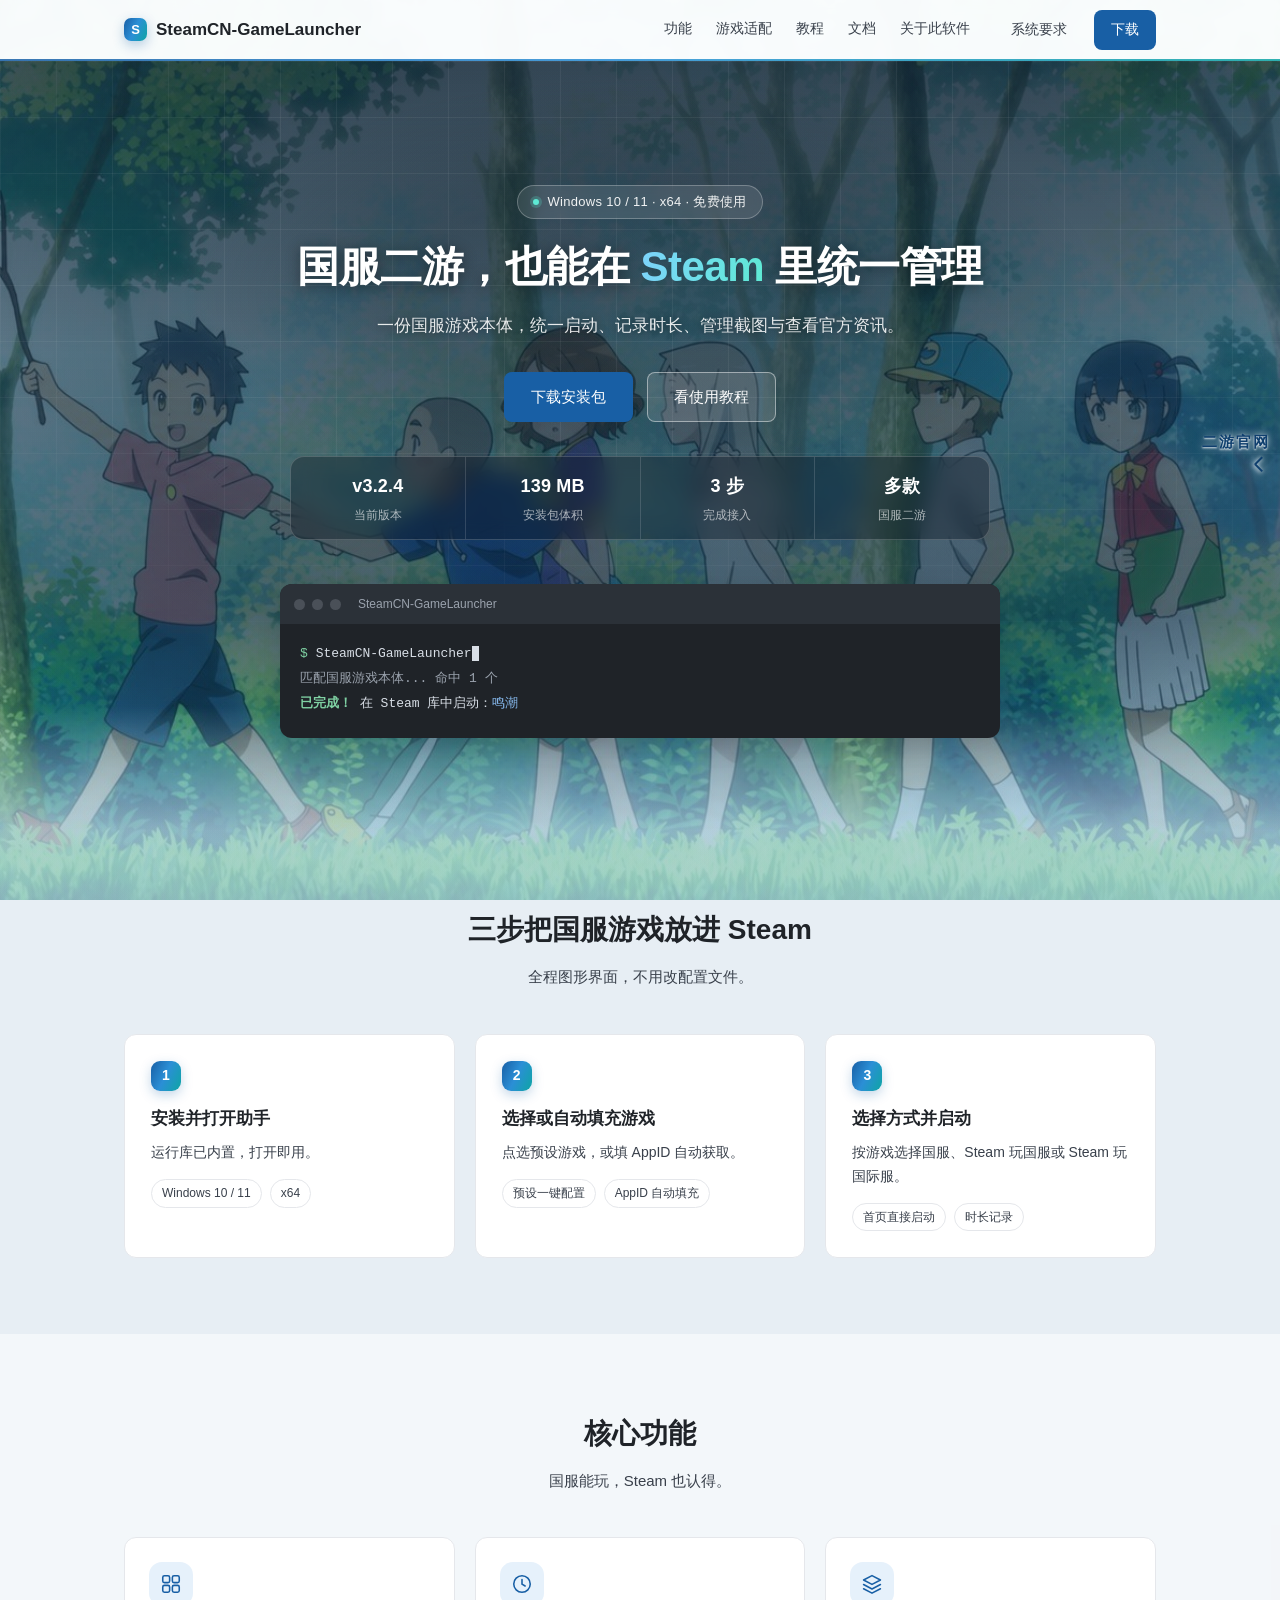
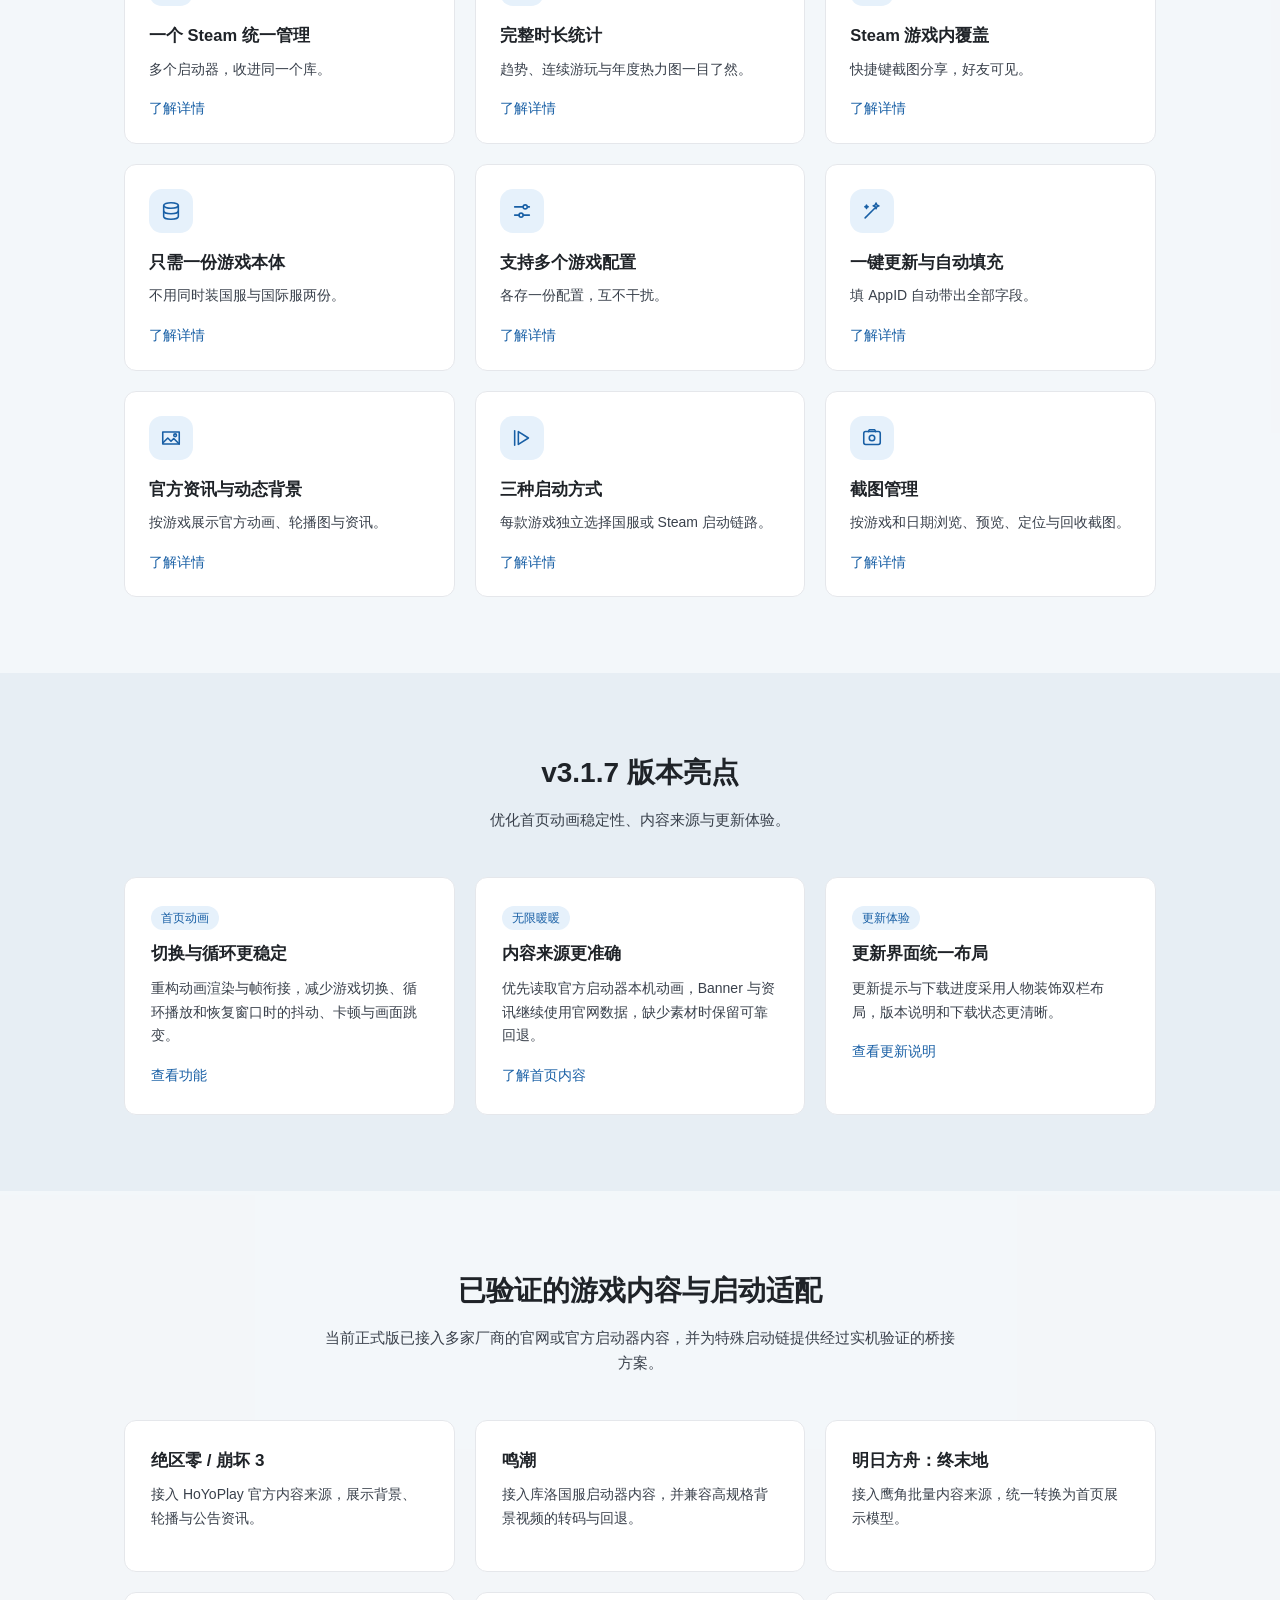
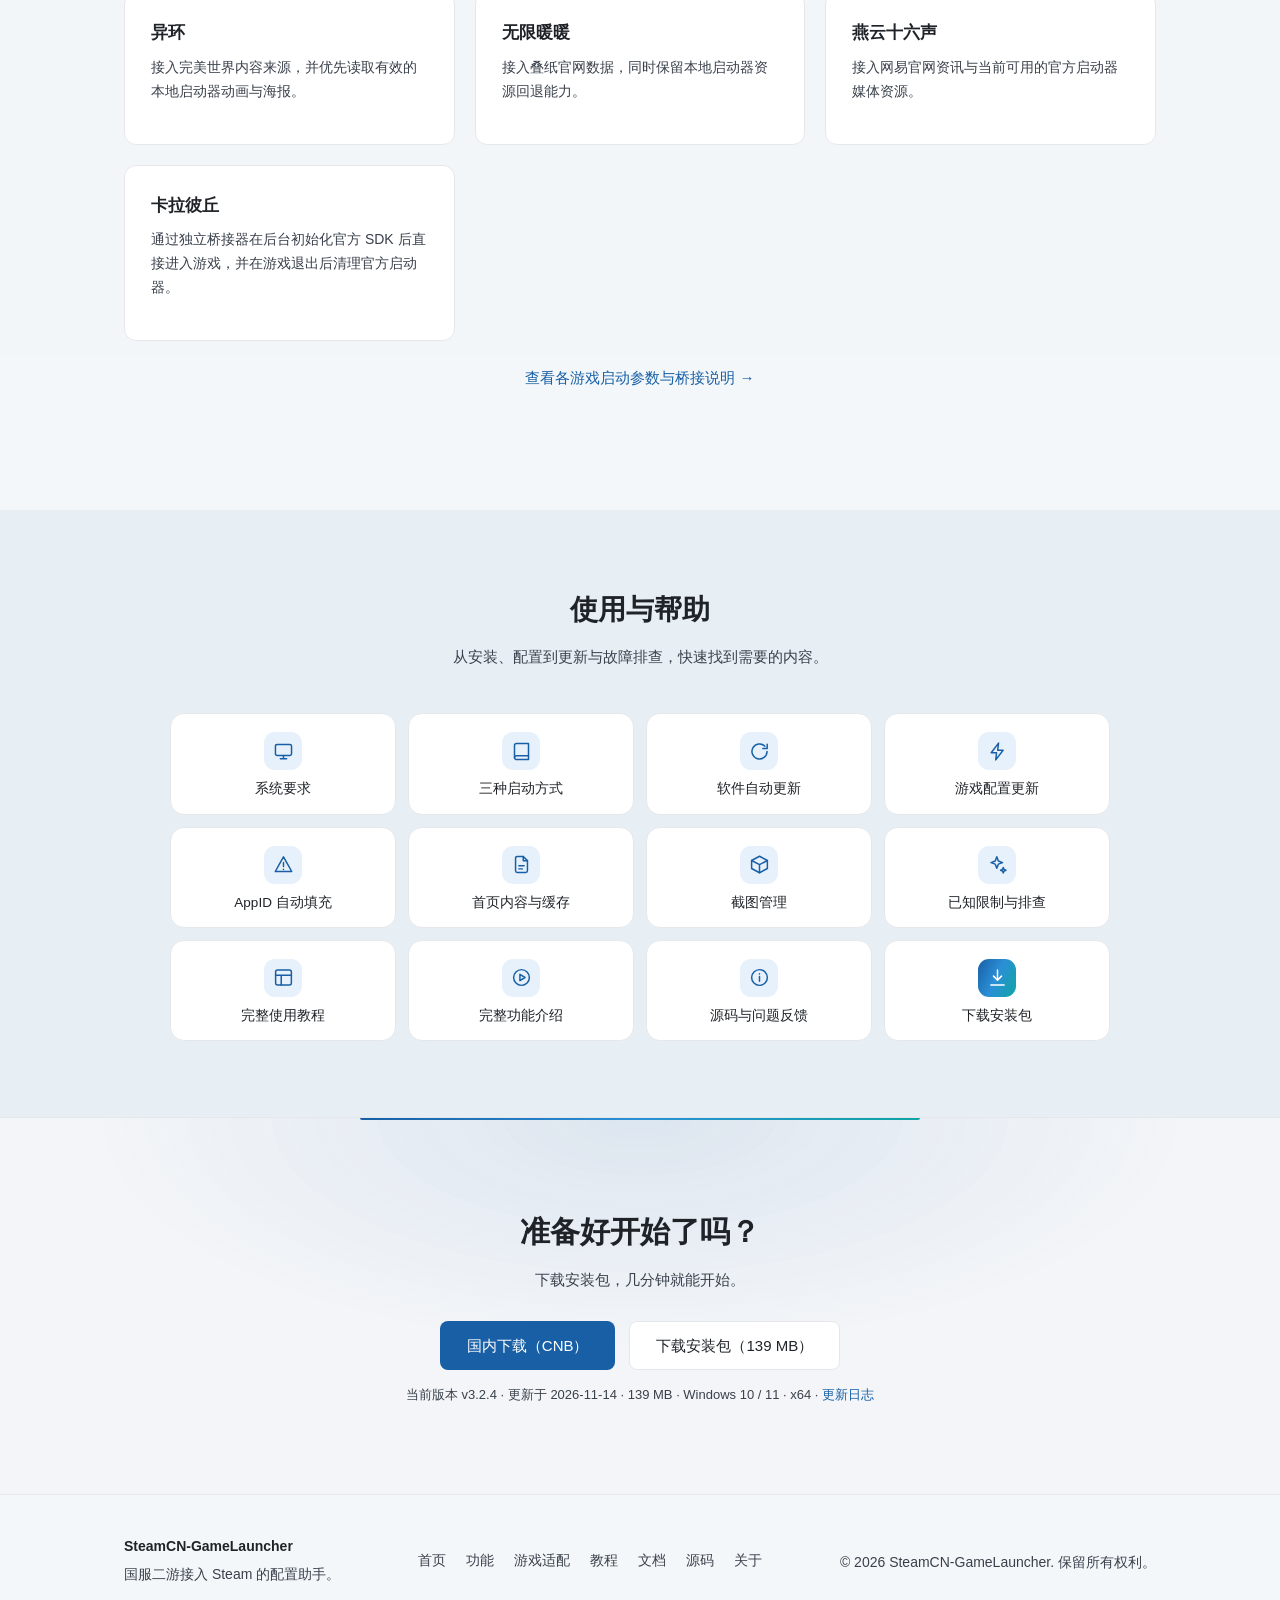
<file: index.html>
<!DOCTYPE html>
<html lang="zh-CN">
<head>
  <meta charset="UTF-8">
  <meta name="viewport" content="width=device-width, initial-scale=1.0">
  <meta name="description" content="SteamCN-GameLauncher：统一管理国服二游，支持三种启动方式、游戏时长统计、截图管理、官方资讯与动态背景。">
  <title>SteamCN-GameLauncher | 国服游戏，也能在 Steam 里统一管理</title>
  <link rel="icon" href="assets/favicon.svg" type="image/svg+xml">
  <link rel="stylesheet" href="css/style.css?v=20261114010334">
</head>
<body>

  <header class="site-header">
    <div class="container header-inner">
      <a class="logo" href="index.html"><span class="logo-mark" aria-hidden="true">S</span>SteamCN-GameLauncher</a>
      <nav class="nav-links">
        <a href="features.html">功能</a>
        <a href="game-guide.html">游戏适配</a>
        <a href="tutorial.html">教程</a>
        <a href="docs.html">文档</a>
        <a href="about.html">关于此软件</a>
      </nav>
      <div class="header-actions">
        <a class="btn btn-ghost" href="docs.html#requirements">系统要求</a>
        <a class="btn btn-primary" href="#download">下载</a>
      </div>
    </div>
  </header>

  <section class="hero">
    <!-- Hero 底图单独一层（带下沿淡出遮罩），下沿会无缝融进整页固定底图 -->
    <div class="hero-bg" aria-hidden="true"></div>
    <div class="container">
      <p class="hero-pill"><span class="pill-dot" aria-hidden="true"></span><span>Windows 10 / 11 · x64 · 免费使用</span></p>
      <h1>国服二游，也能在 <em class="hl">Steam</em> 里统一管理</h1>
      <p class="hero-sub">一份国服游戏本体，统一启动、记录时长、管理截图与查看官方资讯。</p>
      <div class="hero-actions">
        <a class="btn btn-primary btn-lg" href="#download">下载安装包</a>
        <a class="btn btn-outline btn-lg" href="tutorial.html">看使用教程</a>
      </div>

      <!-- 版本与体积由 version.json + GitHub API 自动同步（见页面底部脚本） -->
      <div class="hero-stats">
        <span><b id="statVer">v3.2.1</b><small>当前版本</small></span>
        <span><b id="statSize">139 MB</b><small>安装包体积</small></span>
        <span><b>3 步</b><small>完成接入</small></span>
        <span><b>多款</b><small>国服二游</small></span>
      </div>

      <div class="terminal">
        <div class="terminal-bar">
          <span class="dot"></span><span class="dot"></span><span class="dot"></span>
          <span class="terminal-title">SteamCN-GameLauncher</span>
        </div>
        <pre class="terminal-body"><code><span class="prompt">$</span> <span id="typing"></span><span class="cursor"></span>
<span class="out">匹配国服游戏本体... 命中 1 个</span>
<span class="ok">已完成！</span> 在 Steam 库中启动：<span class="url">鸣潮</span></code></pre>
      </div>
    </div>
  </section>

  <section class="section" id="steps">
    <div class="container">
      <h2 class="section-title">三步把国服游戏放进 Steam</h2>
      <p class="section-desc">全程图形界面，不用改配置文件。</p>

      <div class="grid grid-3">
        <article class="card">
          <div class="step-num">1</div>
          <h3>安装并打开助手</h3>
          <p>运行库已内置，打开即用。</p>
          <ul class="tags"><li>Windows 10 / 11</li><li>x64</li></ul>
        </article>
        <article class="card">
          <div class="step-num">2</div>
          <h3>选择或自动填充游戏</h3>
          <p>点选预设游戏，或填 AppID 自动获取。</p>
          <ul class="tags"><li>预设一键配置</li><li>AppID 自动填充</li></ul>
        </article>
        <article class="card">
          <div class="step-num">3</div>
          <h3>选择方式并启动</h3>
          <p>按游戏选择国服、Steam 玩国服或 Steam 玩国际服。</p>
          <ul class="tags"><li>首页直接启动</li><li>时长记录</li></ul>
        </article>
      </div>
    </div>
  </section>

  <section class="section section-alt" id="features">
    <div class="container">
      <h2 class="section-title">核心功能</h2>
      <p class="section-desc">国服能玩，Steam 也认得。</p>

      <div class="grid grid-3">
        <article class="card card-icon">
          <span class="card-ico" aria-hidden="true"><svg viewBox="0 0 24 24" fill="none" stroke="currentColor" stroke-width="1.7" stroke-linecap="round" stroke-linejoin="round"><rect x="3" y="3" width="7.5" height="7.5" rx="1.8"/><rect x="13.5" y="3" width="7.5" height="7.5" rx="1.8"/><rect x="3" y="13.5" width="7.5" height="7.5" rx="1.8"/><rect x="13.5" y="13.5" width="7.5" height="7.5" rx="1.8"/></svg></span>
          <h3>一个 Steam 统一管理</h3>
          <p>多个启动器，收进同一个库。</p>
          <a class="card-link" href="features.html#unify">了解详情</a>
        </article>
        <article class="card card-icon">
          <span class="card-ico" aria-hidden="true"><svg viewBox="0 0 24 24" fill="none" stroke="currentColor" stroke-width="1.7" stroke-linecap="round" stroke-linejoin="round"><circle cx="12" cy="12" r="9"/><path d="M12 7v5.2l3.4 2"/></svg></span>
          <h3>完整时长统计</h3>
          <p>趋势、连续游玩与年度热力图一目了然。</p>
          <a class="card-link" href="features.html#playtime">了解详情</a>
        </article>
        <article class="card card-icon">
          <span class="card-ico" aria-hidden="true"><svg viewBox="0 0 24 24" fill="none" stroke="currentColor" stroke-width="1.7" stroke-linecap="round" stroke-linejoin="round"><path d="M12 2.8 2.8 7.6 12 12.4l9.2-4.8z"/><path d="M2.8 12.6 12 17.4l9.2-4.8"/><path d="M2.8 17.2 12 22l9.2-4.8"/></svg></span>
          <h3>Steam 游戏内覆盖</h3>
          <p>快捷键截图分享，好友可见。</p>
          <a class="card-link" href="features.html#overlay">了解详情</a>
        </article>
        <article class="card card-icon">
          <span class="card-ico" aria-hidden="true"><svg viewBox="0 0 24 24" fill="none" stroke="currentColor" stroke-width="1.7" stroke-linecap="round" stroke-linejoin="round"><ellipse cx="12" cy="6" rx="8" ry="3"/><path d="M4 6v12c0 1.66 3.58 3 8 3s8-1.34 8-3V6"/><path d="M4 12c0 1.66 3.58 3 8 3s8-1.34 8-3"/></svg></span>
          <h3>只需一份游戏本体</h3>
          <p>不用同时装国服与国际服两份。</p>
          <a class="card-link" href="features.html#single-copy">了解详情</a>
        </article>
        <article class="card card-icon">
          <span class="card-ico" aria-hidden="true"><svg viewBox="0 0 24 24" fill="none" stroke="currentColor" stroke-width="1.7" stroke-linecap="round" stroke-linejoin="round"><path d="M4 7.5h9M18.5 7.5H20M4 16.5h5M13.5 16.5H20"/><circle cx="15.5" cy="7.5" r="2.2"/><circle cx="11" cy="16.5" r="2.2"/></svg></span>
          <h3>支持多个游戏配置</h3>
          <p>各存一份配置，互不干扰。</p>
          <a class="card-link" href="features.html#multi-config">了解详情</a>
        </article>
        <article class="card card-icon">
          <span class="card-ico" aria-hidden="true"><svg viewBox="0 0 24 24" fill="none" stroke="currentColor" stroke-width="1.7" stroke-linecap="round" stroke-linejoin="round"><path d="M4.5 19.5 15 9"/><path d="M16.4 3.2l.9 2.3 2.3.9-2.3.9-.9 2.3-.9-2.3-2.3-.9 2.3-.9z"/><path d="M6 5.6l.5 1.3 1.3.5-1.3.5L6 9.2l-.5-1.3L4.2 7.4l1.3-.5z"/></svg></span>
          <h3>一键更新与自动填充</h3>
          <p>填 AppID 自动带出全部字段。</p>
          <a class="card-link" href="features.html#auto-fill">了解详情</a>
        </article>
        <article class="card card-icon">
          <span class="card-ico" aria-hidden="true"><svg viewBox="0 0 24 24" fill="none" stroke="currentColor" stroke-width="1.7" stroke-linecap="round" stroke-linejoin="round"><path d="M3 17.5 8.5 12l3.5 3.5 3-3 6 6"/><path d="M3 5.5h18v13H3z"/><circle cx="16.5" cy="9" r="1.5"/></svg></span>
          <h3>官方资讯与动态背景</h3>
          <p>按游戏展示官方动画、轮播图与资讯。</p>
          <a class="card-link" href="features.html#home-content">了解详情</a>
        </article>
        <article class="card card-icon">
          <span class="card-ico" aria-hidden="true"><svg viewBox="0 0 24 24" fill="none" stroke="currentColor" stroke-width="1.7" stroke-linecap="round" stroke-linejoin="round"><path d="M8 5v14l11-7z"/><path d="M4 4v16"/></svg></span>
          <h3>三种启动方式</h3>
          <p>每款游戏独立选择国服或 Steam 启动链路。</p>
          <a class="card-link" href="features.html#launch-modes">了解详情</a>
        </article>
        <article class="card card-icon">
          <span class="card-ico" aria-hidden="true"><svg viewBox="0 0 24 24" fill="none" stroke="currentColor" stroke-width="1.7" stroke-linecap="round" stroke-linejoin="round"><rect x="3" y="5" width="18" height="14" rx="2"/><circle cx="12" cy="12" r="3"/><path d="M8 5l1-2h6l1 2"/></svg></span>
          <h3>截图管理</h3>
          <p>按游戏和日期浏览、预览、定位与回收截图。</p>
          <a class="card-link" href="features.html#screenshots">了解详情</a>
        </article>
      </div>
    </div>
  </section>

  <section class="section" id="release">
    <div class="container">
      <h2 class="section-title">v3.1.7 版本亮点</h2>
      <p class="section-desc">优化首页动画稳定性、内容来源与更新体验。</p>
      <div class="grid grid-3">
        <article class="card">
          <span class="badge">首页动画</span>
          <h3>切换与循环更稳定</h3>
          <p>重构动画渲染与帧衔接，减少游戏切换、循环播放和恢复窗口时的抖动、卡顿与画面跳变。</p>
          <a class="card-link" href="features.html">查看功能</a>
        </article>
        <article class="card">
          <span class="badge">无限暖暖</span>
          <h3>内容来源更准确</h3>
          <p>优先读取官方启动器本机动画，Banner 与资讯继续使用官网数据，缺少素材时保留可靠回退。</p>
          <a class="card-link" href="docs.html#home-content">了解首页内容</a>
        </article>
        <article class="card">
          <span class="badge">更新体验</span>
          <h3>更新界面统一布局</h3>
          <p>更新提示与下载进度采用人物装饰双栏布局，版本说明和下载状态更清晰。</p>
          <a class="card-link" href="docs.html">查看更新说明</a>
        </article>
      </div>
    </div>
  </section>

  <section class="section section-alt" id="games">
    <div class="container">
      <h2 class="section-title">已验证的游戏内容与启动适配</h2>
      <p class="section-desc">当前正式版已接入多家厂商的官网或官方启动器内容，并为特殊启动链提供经过实机验证的桥接方案。</p>
      <div class="grid grid-3">
        <article class="card"><h3>绝区零 / 崩坏 3</h3><p>接入 HoYoPlay 官方内容来源，展示背景、轮播与公告资讯。</p></article>
        <article class="card"><h3>鸣潮</h3><p>接入库洛国服启动器内容，并兼容高规格背景视频的转码与回退。</p></article>
        <article class="card"><h3>明日方舟：终末地</h3><p>接入鹰角批量内容来源，统一转换为首页展示模型。</p></article>
        <article class="card"><h3>异环</h3><p>接入完美世界内容来源，并优先读取有效的本地启动器动画与海报。</p></article>
        <article class="card"><h3>无限暖暖</h3><p>接入叠纸官网数据，同时保留本地启动器资源回退能力。</p></article>
        <article class="card"><h3>燕云十六声</h3><p>接入网易官网资讯与当前可用的官方启动器媒体资源。</p></article>
        <article class="card"><h3>卡拉彼丘</h3><p>通过独立桥接器在后台初始化官方 SDK 后直接进入游戏，并在游戏退出后清理官方启动器。</p></article>
      </div>
      <p class="section-desc" style="margin-top:24px;"><a href="game-guide.html">查看各游戏启动参数与桥接说明 →</a></p>
    </div>
  </section>

  <section class="section" id="links">
    <div class="container">
      <h2 class="section-title">使用与帮助</h2>
      <p class="section-desc">从安装、配置到更新与故障排查，快速找到需要的内容。</p>

      <div class="doc-grid">
        <a class="doc-cell" href="docs.html#requirements">
          <span class="doc-ico" aria-hidden="true"><svg viewBox="0 0 24 24" fill="none" stroke="currentColor" stroke-width="1.7" stroke-linecap="round" stroke-linejoin="round"><rect x="2.8" y="4" width="18.4" height="12.6" rx="2"/><path d="M8.4 20.4h7.2M12 16.6v3.8"/></svg></span>
          <span class="doc-name">系统要求</span>
        </a>
        <a class="doc-cell" href="docs.html#launch-modes">
          <span class="doc-ico" aria-hidden="true"><svg viewBox="0 0 24 24" fill="none" stroke="currentColor" stroke-width="1.7" stroke-linecap="round" stroke-linejoin="round"><path d="M4 19.2A2.4 2.4 0 0 1 6.4 16.8H20"/><path d="M6.4 2.8H20v18.4H6.4A2.4 2.4 0 0 1 4 18.8V5.2a2.4 2.4 0 0 1 2.4-2.4z"/></svg></span>
          <span class="doc-name">三种启动方式</span>
        </a>
        <a class="doc-cell" href="docs.html#software-update">
          <span class="doc-ico" aria-hidden="true"><svg viewBox="0 0 24 24" fill="none" stroke="currentColor" stroke-width="1.7" stroke-linecap="round" stroke-linejoin="round"><path d="M20.6 12a8.6 8.6 0 1 1-2.5-6.1"/><path d="M20.8 3.6v5h-5"/></svg></span>
          <span class="doc-name">软件自动更新</span>
        </a>
        <a class="doc-cell" href="docs.html#one-click-update">
          <span class="doc-ico" aria-hidden="true"><svg viewBox="0 0 24 24" fill="none" stroke="currentColor" stroke-width="1.7" stroke-linecap="round" stroke-linejoin="round"><path d="M13.2 2.4 4.8 13.4h6.1L10 21.6l8.4-11h-6.2z"/></svg></span>
          <span class="doc-name">游戏配置更新</span>
        </a>
        <a class="doc-cell" href="docs.html#auto-fill">
          <span class="doc-ico" aria-hidden="true"><svg viewBox="0 0 24 24" fill="none" stroke="currentColor" stroke-width="1.7" stroke-linecap="round" stroke-linejoin="round"><path d="M12 3.2 2.6 20h18.8z"/><path d="M12 9.6v4.6M12 17.4v.4"/></svg></span>
          <span class="doc-name">AppID 自动填充</span>
        </a>
        <a class="doc-cell" href="docs.html#home-content">
          <span class="doc-ico" aria-hidden="true"><svg viewBox="0 0 24 24" fill="none" stroke="currentColor" stroke-width="1.7" stroke-linecap="round" stroke-linejoin="round"><path d="M14 2.8H7.2a2 2 0 0 0-2 2v14.4a2 2 0 0 0 2 2h9.6a2 2 0 0 0 2-2V7.6z"/><path d="M14 2.8v4.8h4.8"/><path d="M9 13.4h6M9 17h4"/></svg></span>
          <span class="doc-name">首页内容与缓存</span>
        </a>
        <a class="doc-cell" href="docs.html#screenshots">
          <span class="doc-ico" aria-hidden="true"><svg viewBox="0 0 24 24" fill="none" stroke="currentColor" stroke-width="1.7" stroke-linecap="round" stroke-linejoin="round"><path d="M12 2.6 3 7.4v9.2L12 21.4l9-4.8V7.4z"/><path d="M3 7.4 12 12.2l9-4.8M12 12.2v9.2"/></svg></span>
          <span class="doc-name">截图管理</span>
        </a>
        <a class="doc-cell" href="docs.html#limits">
          <span class="doc-ico" aria-hidden="true"><svg viewBox="0 0 24 24" fill="none" stroke="currentColor" stroke-width="1.7" stroke-linecap="round" stroke-linejoin="round"><path d="M11.2 3.2 13 8l4.8 1.8L13 11.6 11.2 16.4 9.4 11.6 4.6 9.8 9.4 8z"/><path d="M18.6 15.4l.9 2.2 2.2.9-2.2.9-.9 2.2-.9-2.2-2.2-.9 2.2-.9z"/></svg></span>
          <span class="doc-name">已知限制与排查</span>
        </a>
        <a class="doc-cell" href="tutorial.html">
          <span class="doc-ico" aria-hidden="true"><svg viewBox="0 0 24 24" fill="none" stroke="currentColor" stroke-width="1.7" stroke-linecap="round" stroke-linejoin="round"><rect x="3" y="3.4" width="18" height="17.2" rx="2.2"/><path d="M3 9.4h18M9.4 20.6V9.4"/></svg></span>
          <span class="doc-name">完整使用教程</span>
        </a>
        <a class="doc-cell" href="features.html">
          <span class="doc-ico" aria-hidden="true"><svg viewBox="0 0 24 24" fill="none" stroke="currentColor" stroke-width="1.7" stroke-linecap="round" stroke-linejoin="round"><circle cx="12" cy="12" r="9"/><path d="M10.2 8.4 16 12l-5.8 3.6z"/></svg></span>
          <span class="doc-name">完整功能介绍</span>
        </a>
        <a class="doc-cell" href="https://github.com/Clearlove0923/SteamCN-GameLauncher" target="_blank" rel="noopener noreferrer">
          <span class="doc-ico" aria-hidden="true"><svg viewBox="0 0 24 24" fill="none" stroke="currentColor" stroke-width="1.7" stroke-linecap="round" stroke-linejoin="round"><circle cx="12" cy="12" r="9"/><path d="M12 10.8v5.4M12 7.6v.4"/></svg></span>
          <span class="doc-name">源码与问题反馈</span>
        </a>
        <a class="doc-cell doc-cell--go" href="#download">
          <span class="doc-ico" aria-hidden="true"><svg viewBox="0 0 24 24" fill="none" stroke="currentColor" stroke-width="1.7" stroke-linecap="round" stroke-linejoin="round"><path d="M12 3.4v11.2"/><path d="M7.4 10.4 12 15l4.6-4.6"/><path d="M4.4 20.6h15.2"/></svg></span>
          <span class="doc-name">下载安装包</span>
        </a>
      </div>
    </div>
  </section>

  <section class="cta" id="download">
    <div class="container">
      <h2>准备好开始了吗？</h2>
      <p>下载安装包，几分钟就能开始。</p>
      <div class="hero-actions" style="margin-bottom:0;">
        <!-- 左侧主按钮使用 CNB 国内下载；右侧按钮使用 GitHub Release。页面加载后由 version.json 同步链接与文案。 -->
        <a class="btn btn-primary btn-lg" id="downloadMirrorBtn"
           href="https://cnb.cool/SteamCN-GameLauncher/SteamCN-GameLauncher/-/releases/latest">
          国内下载（CNB）
        </a>
        <a class="btn btn-outline btn-lg" id="downloadBtn"
           href="https://github.com/Clearlove0923/SteamCN-GameLauncher/releases/download/v3.2.4/SteamCN-GameLauncher-v3.2.4-win-x64-setup.exe">
          下载安装包（139 MB）
        </a>
      </div>
      <p class="cta-meta">
        <span id="versionInfo">当前版本 v3.2.4 · 更新于 2026-11-14</span> · Windows 10 / 11 · x64 ·
        <a href="https://github.com/Clearlove0923/SteamCN-GameLauncher/releases" id="changelogLink">更新日志</a>
      </p>
      <p class="cta-meta" id="mirrorPwdLine" style="display:none">
        备用下载提取码
        <code id="mirrorPwd" title="点击复制"></code>
      </p>
    </div>
  </section>

  <footer class="site-footer">
    <div class="container footer-inner">
      <div>
        <strong>SteamCN-GameLauncher</strong>
        <p class="muted">国服二游接入 Steam 的配置助手。</p>
      </div>
      <nav class="footer-links">
        <a href="index.html">首页</a>
        <a href="features.html">功能</a>
        <a href="game-guide.html">游戏适配</a>
        <a href="tutorial.html">教程</a>
        <a href="docs.html">文档</a>
        <a href="https://github.com/Clearlove0923/SteamCN-GameLauncher" target="_blank" rel="noopener noreferrer">源码</a>
        <a href="about.html">关于</a>
      </nav>
      <p class="muted">© 2026 SteamCN-GameLauncher. 保留所有权利。</p>
    </div>
  </footer>

  <!-- 右侧「二游官网」抽屉：默认收起，只在屏幕右缘留一条透明把手（两个字 + 箭头），
       不铺底色、不加边框，直接压在整页底图上；展开后从右侧滑出，宽度约占视口的 1/3。
       把手会跟着面板一起左移，始终贴在面板左沿，所以同一个按钮就能展开 / 收起。
       图标取自各游戏的官方应用商店图标（assets/games/，仅用于跳转官网）；
       要增删游戏，只改页面底部脚本里的 GAMES 清单（全站唯一一份）。 -->
  <div class="side-dock" id="sideDock">
    <button class="dock-handle" id="dockHandle" type="button"
            aria-expanded="false" aria-controls="dockPanel" title="展开 / 收起">
      <span class="dock-handle-label">二游官网</span>
      <span class="dock-chev" aria-hidden="true"></span>
    </button>

    <aside class="dock-panel" id="dockPanel" aria-label="二游官网">
      <section class="dock-sec">
        <h2 class="dock-sec-title">二游官网</h2>
        <p class="dock-sec-hint">点图标打开官方网站</p>
        <div class="dock-grid" id="dockGrid"></div>
      </section>
    </aside>
  </div>

  <script>
    // 下载信息统一由 version.json 控制；取不到时再回退到 GitHub API；都失败就保留页面写死的地址
    (function () {
      var btn = document.getElementById('downloadBtn');
      if (!btn) return;
      var mirror = document.getElementById('downloadMirrorBtn');
      var info = document.getElementById('versionInfo');
      var changelog = document.getElementById('changelogLink');
      var cfg = null;

      function fill(o) {
        if (o.windows && o.windows.url) {
          btn.setAttribute('href', o.windows.url);
          if (o.windows.label) btn.textContent = o.windows.label;
        }
        if (mirror && o.mirror) {
          if (o.mirror.hide) {
            mirror.style.display = 'none';
          } else if (o.mirror.url) {
            mirror.setAttribute('href', o.mirror.url);
            if (o.mirror.label) mirror.textContent = o.mirror.label;
          }
        }
        if (changelog && o.changelog) changelog.setAttribute('href', o.changelog);
        var pwdLine = document.getElementById('mirrorPwdLine');
        var pwdEl = document.getElementById('mirrorPwd');
        if (pwdLine && pwdEl) {
          var pwd = (o.mirror && o.mirror.pwd) ? o.mirror.pwd : '';
          if (pwd) { pwdEl.textContent = pwd; pwdLine.style.display = ''; }
          else { pwdLine.style.display = 'none'; }
        }
        if (info) {
          var t = '当前版本 ' + (o.version || '');
          if (o.date) t += ' · 更新于 ' + o.date;
          if (o.size) t += ' · ' + o.size;
          info.textContent = t;
        }
        // Hero 数据带同步
        var statVer = document.getElementById('statVer');
        var statSize = document.getElementById('statSize');
        if (statVer && o.version) statVer.textContent = o.version;
        if (statSize && o.size) statSize.textContent = o.size;
      }

      fetch('version.json', { cache: 'no-store' })
        .then(function (r) { return r.ok ? r.json() : null; })
        .then(function (data) {
          if (data) { cfg = data; fill(data); }
          // 以 GitHub Release 为主渠道：再问一次最新版，成功就用最新资产覆盖
          if (!data || data.autoLatest === false) return Promise.reject('skip-api');
          var repo = data.repo || 'Clearlove0923/SteamCN-GameLauncher';
          var API = 'https://api.github.com/repos/' + repo + '/releases/latest';
          return fetch(API, { headers: { 'Accept': 'application/vnd.github+json' } })
            .then(function (r) { return r.ok ? r.json() : null; });
        })
        .then(function (data) {
          if (!data || !data.assets) return;
          // 优先取安装包（setup.exe），避免把同版本的 Update 更新包当成安装包给访客
          var exes = data.assets.filter(function (a) { return /\.exe$/i.test(a.name); });
          var exe = exes.filter(function (a) { return /setup\.exe$/i.test(a.name); })[0]
                 || exes.filter(function (a) { return !/update/i.test(a.name); })[0]
                 || exes[0];
          if (!exe) return;
          btn.setAttribute('href', exe.browser_download_url);
          var d = data.published_at ? new Date(data.published_at) : null;
          var date = d ? (d.getFullYear() + '-' + ('0' + (d.getMonth() + 1)).slice(-2) + '-' + ('0' + d.getDate()).slice(-2)) : '';
          if (info) {
            var t = '当前版本 ' + (data.tag_name || (cfg && cfg.version) || '');
            if (date) t += ' · 更新于 ' + date;
            if (cfg && cfg.size) t += ' · ' + cfg.size;
            info.textContent = t;
          }
          // Hero 数据带跟随最新 Release 的 tag
          var statVerEl = document.getElementById('statVer');
          if (statVerEl && data.tag_name) statVerEl.textContent = data.tag_name;
        })
        .catch(function () { /* 保持 version.json 或页面写死的地址 */ });
    })();
  </script>

  <script>
    // 点击提取码自动复制
    (function () {
      var el = document.getElementById('mirrorPwd');
      if (!el) return;
      function flash() {
        var old = el.textContent;
        el.textContent = '已复制 ✓';
        setTimeout(function () { el.textContent = old; }, 1200);
      }
      function bySelection() {
        var r = document.createRange();
        r.selectNodeContents(el);
        var s = window.getSelection();
        s.removeAllRanges();
        s.addRange(r);
        try { document.execCommand('copy'); } catch (e) {}
        s.removeAllRanges();
        flash();
      }
      el.addEventListener('click', function () {
        if (navigator.clipboard && navigator.clipboard.writeText) {
          navigator.clipboard.writeText(el.textContent.trim()).then(flash, bySelection);
        } else {
          bySelection();
        }
      });
    })();
  </script>


  <script>
    (function () {
      var target = document.getElementById('typing');
      if (!target) return;
      var text = 'SteamCN-GameLauncher setup';
      var i = 0;
      (function type() {
        if (i <= text.length) {
          target.textContent = text.slice(0, i++);
          setTimeout(type, 90);
        }
      })();
    })();
  </script>

  <script>
    // 视觉增强：吸顶导航阴影 / Hero 跟随柔光 / 滚动进场
    // 系统开启「减少动画」时整体跳过，保持安静
    (function () {
      var reduce = window.matchMedia && window.matchMedia('(prefers-reduced-motion: reduce)').matches;

      // 1) 顶部导航：滚动后加深阴影与毛玻璃
      var header = document.querySelector('.site-header');
      if (header) {
        var ticking = false;
        var syncHeader = function () {
          ticking = false;
          header.classList.toggle('is-scrolled', window.pageYOffset > 8);
        };
        window.addEventListener('scroll', function () {
          if (!ticking) { ticking = true; window.requestAnimationFrame(syncHeader); }
        }, { passive: true });
        syncHeader();
      }

      // 2) 滚动进场：.reveal 由脚本添加（关掉 JS 时内容照常显示）
      //    进场过渡结束后移除这两个类，把 transition 控制权还给卡片自身的悬停效果
      if (!reduce && 'IntersectionObserver' in window) {
        var sel = '.section-title, .section-desc, .card, .doc-cell, .cta h2, .cta p';
        var nodes = Array.prototype.slice.call(document.querySelectorAll(sel));

        var io = new IntersectionObserver(function (entries) {
          entries.forEach(function (en) {
            if (!en.isIntersecting) return;
            var t = en.target;
            var delay = parseInt(t.getAttribute('data-reveal-delay') || '0', 10);
            t.classList.add('is-in');
            io.unobserve(t);
            setTimeout(function () {
              t.classList.remove('reveal', 'is-in');
              t.style.transitionDelay = '';
            }, 640 + delay);
          });
        }, { rootMargin: '0px 0px -6% 0px', threshold: 0.06 });

        nodes.forEach(function (n, i) {
          var delay = (i % 4) * 70;
          n.setAttribute('data-reveal-delay', String(delay));
          n.style.transitionDelay = delay + 'ms';
          n.classList.add('reveal');
          io.observe(n);
        });
      }
    })();
  </script>
  <script>
    // 右侧抽屉：点把手展开 / 收起，Esc 或点抽屉以外的页面区域也能收起。
    (function () {
      var dock = document.getElementById('sideDock');
      var handle = document.getElementById('dockHandle');
      var grid = document.getElementById('dockGrid');
      if (!dock || !handle || !grid) return;

      /* ===== 二游官网清单：想增删游戏，只改这里（全站唯一一份） =====
         n    图标下面显示的名字（短名，太长会挤）
         f    鼠标悬停时的完整名（跟 n 一样就不用写）
         img  官方图标路径（assets/games/ 下，取自各游戏官方应用商店的图标）
         k / bg / fg   兜底用：图片加载失败时退回「浅底 + 深色首字」
         u    游戏官方网站 */
      var GAMES = [
        { n: '原神',       img: 'assets/games/ys.webp',       k: '原', bg: '#e4eff9', fg: '#1c5f95', u: 'https://ys.mihoyo.com/' },
        { n: '崩坏3',      img: 'assets/games/bh3.webp',      k: '崩', bg: '#ece7f9', fg: '#6a4fb0', u: 'https://bh3.mihoyo.com/' },
        { n: '绝区零',     img: 'assets/games/zzz.webp',      k: '绝', bg: '#f7f0dc', fg: '#8a6d1f', u: 'https://zzz.mihoyo.com/' },
        { n: '鸣潮',       img: 'assets/games/mc.webp',       k: '鸣', bg: '#e2f0f5', fg: '#1f6f8b', u: 'https://mc.kurogames.com/' },
        { n: '无限暖暖',   img: 'assets/games/nikki.webp',    k: '暖', bg: '#fbe8f0', fg: '#b0527f', u: 'https://infinitynikki.nuanpaper.com/' },
        { n: '燕云十六声', img: 'assets/games/yy.webp',       k: '燕', bg: '#e4f1ec', fg: '#2f6f5e', u: 'https://www.wherewindsmeetgame.com/' },
        { n: '终末地', f: '明日方舟：终末地', img: 'assets/games/endfield.webp', k: '终', bg: '#ebedf0', fg: '#4a5560', u: 'https://endfield.hypergryph.com/' },
        { n: '异环',       img: 'assets/games/nte.webp',      k: '异', bg: '#e8e9fa', fg: '#4f57b5', u: 'https://nte.perfectworld.com/cn/' },
        { n: '卡拉彼丘',   k: '卡', bg: '#eee8fa', fg: '#65469b', u: 'https://klbq.qq.com/' }
      ];

      GAMES.forEach(function (g) {
        var a = document.createElement('a');
        a.className = 'dock-game';
        a.href = g.u;
        a.target = '_blank';
        a.rel = 'noopener noreferrer';
        a.title = (g.f || g.n) + ' 官方网站';

        var ico = document.createElement('span');
        ico.className = 'dock-icon';
        ico.style.setProperty('--bg', g.bg);
        ico.style.setProperty('--fg', g.fg);

        // 优先用官方图标；万一图挂了（离线 / 文件缺失），自动退回首字方块
        if (g.img) {
          var im = document.createElement('img');
          im.src = g.img;
          im.alt = '';
          im.decoding = 'async';
          im.addEventListener('error', function () {
            if (im.parentNode) im.parentNode.removeChild(im);
            ico.textContent = g.k;
          });
          ico.appendChild(im);
        } else {
          ico.textContent = g.k;
        }

        var nm = document.createElement('span');
        nm.className = 'dock-name';
        nm.textContent = g.n;

        a.appendChild(ico);
        a.appendChild(nm);
        grid.appendChild(a);
      });

      function isOpen() { return document.body.classList.contains('dock-open'); }
      function setOpen(open) {
        document.body.classList.toggle('dock-open', open);
        handle.setAttribute('aria-expanded', open ? 'true' : 'false');
      }

      handle.addEventListener('click', function () { setOpen(!isOpen()); });

      document.addEventListener('keydown', function (e) {
        if (e.key === 'Escape' && isOpen()) setOpen(false);
      });

      // 点抽屉以外的页面区域也收起（点面板内部不会触发）
      document.addEventListener('click', function (e) {
        if (!isOpen()) return;
        if (dock.contains(e.target)) return;
        setOpen(false);
      });
    })();
  </script>

</body>
</html>
</file>
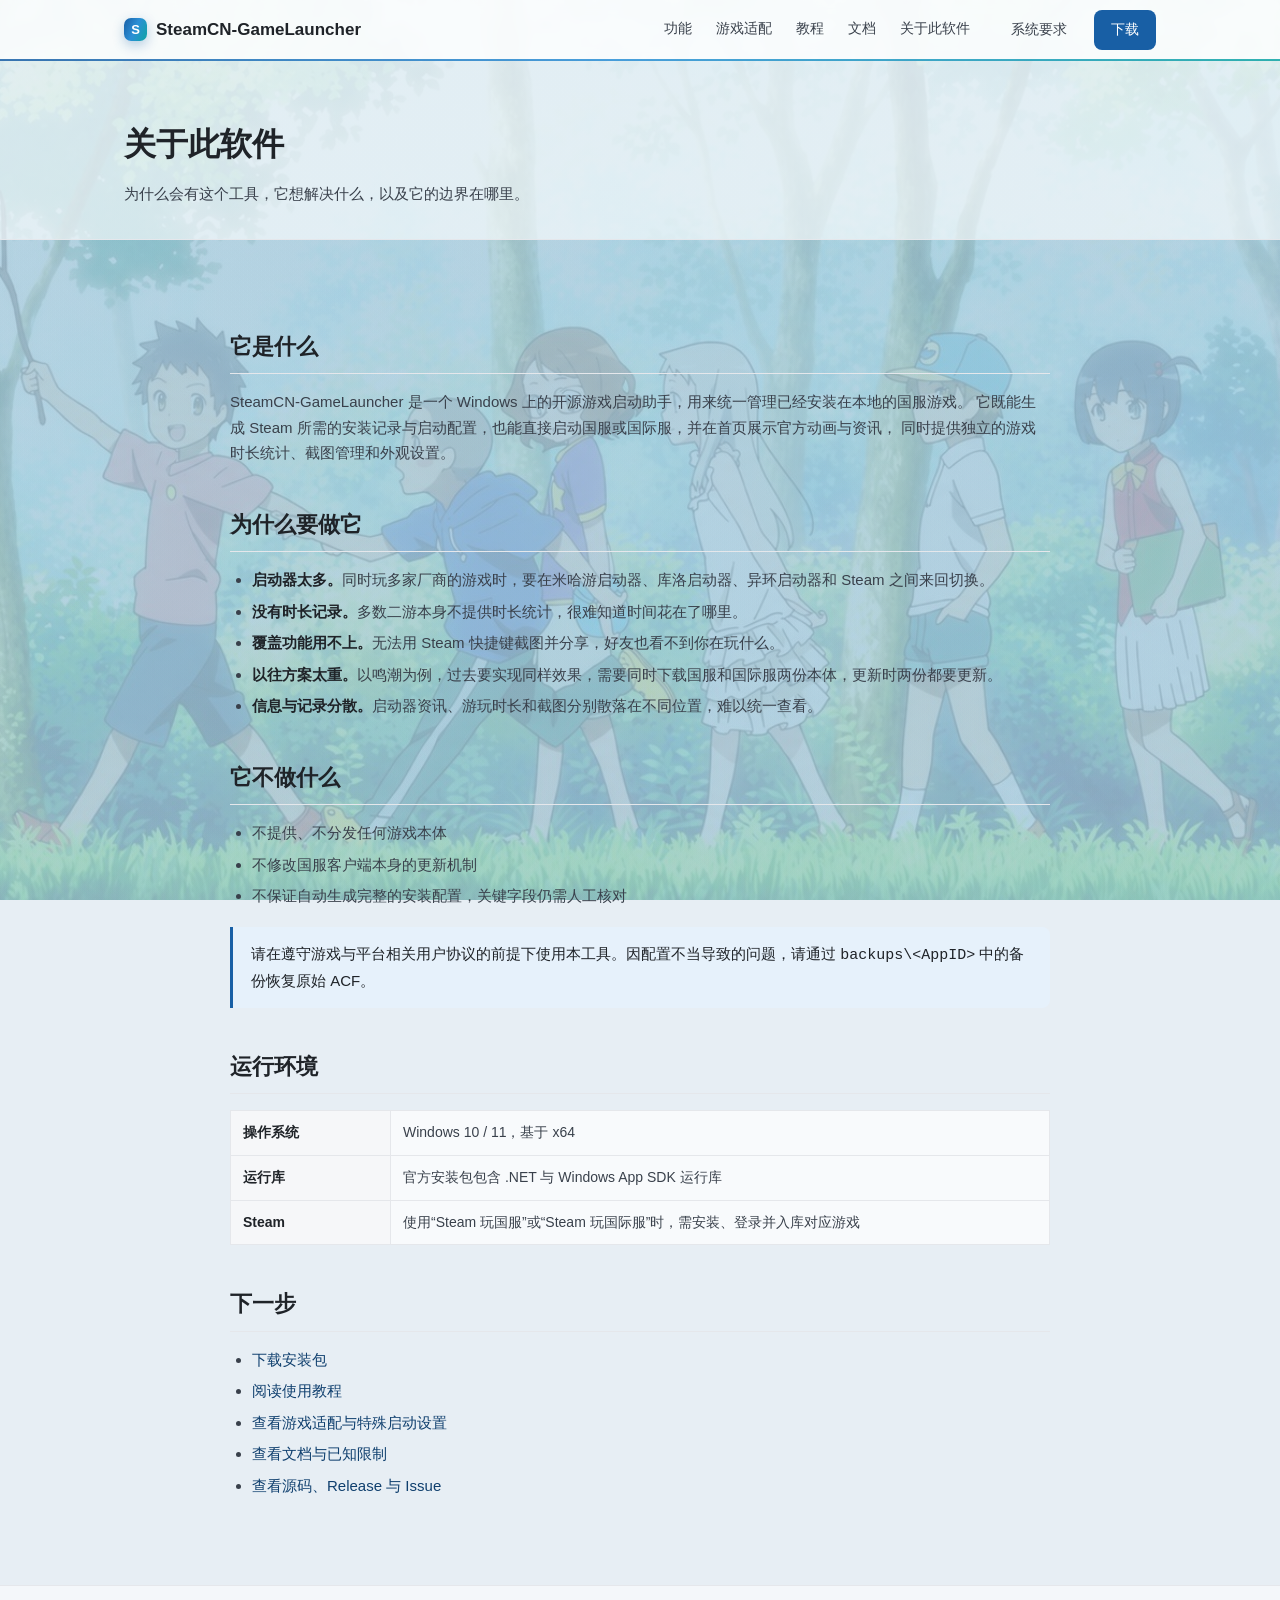
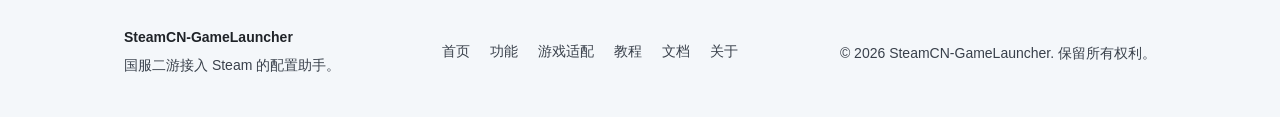
<file: about.html>
<!DOCTYPE html>
<html lang="zh-CN">
<head>
  <meta charset="UTF-8">
  <meta name="viewport" content="width=device-width, initial-scale=1.0">
  <meta name="description" content="关于 SteamCN-GameLauncher：统一管理国服游戏、官方内容、启动方式、时长与截图的 Windows 开源启动助手。">
  <title>关于此软件 | SteamCN-GameLauncher</title>
  <link rel="icon" href="assets/favicon.svg" type="image/svg+xml">
  <link rel="stylesheet" href="css/style.css?v=20261114010334">
</head>
<body>

  <header class="site-header">
    <div class="container header-inner">
      <a class="logo" href="index.html"><span class="logo-mark" aria-hidden="true">S</span>SteamCN-GameLauncher</a>
      <nav class="nav-links">
        <a href="features.html">功能</a>
        <a href="game-guide.html">游戏适配</a>
        <a href="tutorial.html">教程</a>
        <a href="docs.html">文档</a>
        <a href="about.html">关于此软件</a>
      </nav>
      <div class="header-actions">
        <a class="btn btn-ghost" href="docs.html#requirements">系统要求</a>
        <a class="btn btn-primary" href="index.html#download">下载</a>
      </div>
    </div>
  </header>

  <section class="page-head">
    <div class="container">
      <h1>关于此软件</h1>
      <p>为什么会有这个工具，它想解决什么，以及它的边界在哪里。</p>
    </div>
  </section>

  <main class="container doc-body">

    <h2>它是什么</h2>
    <p>
      SteamCN-GameLauncher 是一个 Windows 上的开源游戏启动助手，用来统一管理已经安装在本地的国服游戏。
      它既能生成 Steam 所需的安装记录与启动配置，也能直接启动国服或国际服，并在首页展示官方动画与资讯，
      同时提供独立的游戏时长统计、截图管理和外观设置。
    </p>

    <h2>为什么要做它</h2>
    <ul>
      <li><strong>启动器太多。</strong>同时玩多家厂商的游戏时，要在米哈游启动器、库洛启动器、异环启动器和 Steam 之间来回切换。</li>
      <li><strong>没有时长记录。</strong>多数二游本身不提供时长统计，很难知道时间花在了哪里。</li>
      <li><strong>覆盖功能用不上。</strong>无法用 Steam 快捷键截图并分享，好友也看不到你在玩什么。</li>
      <li><strong>以往方案太重。</strong>以鸣潮为例，过去要实现同样效果，需要同时下载国服和国际服两份本体，更新时两份都要更新。</li>
      <li><strong>信息与记录分散。</strong>启动器资讯、游玩时长和截图分别散落在不同位置，难以统一查看。</li>
    </ul>

    <h2>它不做什么</h2>
    <ul>
      <li>不提供、不分发任何游戏本体</li>
      <li>不修改国服客户端本身的更新机制</li>
      <li>不保证自动生成完整的安装配置，关键字段仍需人工核对</li>
    </ul>

    <div class="note">
      <p>请在遵守游戏与平台相关用户协议的前提下使用本工具。因配置不当导致的问题，请通过 <code>backups\&lt;AppID&gt;</code> 中的备份恢复原始 ACF。</p>
    </div>

    <h2>运行环境</h2>
    <table class="spec-table">
      <tr><th>操作系统</th><td>Windows 10 / 11，基于 x64</td></tr>
      <tr><th>运行库</th><td>官方安装包包含 .NET 与 Windows App SDK 运行库</td></tr>
      <tr><th>Steam</th><td>使用“Steam 玩国服”或“Steam 玩国际服”时，需安装、登录并入库对应游戏</td></tr>
    </table>

    <h2>下一步</h2>
    <ul>
      <li><a href="index.html#download">下载安装包</a></li>
      <li><a href="tutorial.html">阅读使用教程</a></li>
      <li><a href="game-guide.html">查看游戏适配与特殊启动设置</a></li>
      <li><a href="docs.html">查看文档与已知限制</a></li>
      <li><a href="https://github.com/Clearlove0923/SteamCN-GameLauncher">查看源码、Release 与 Issue</a></li>
    </ul>

  </main>

  <footer class="site-footer">
    <div class="container footer-inner">
      <div>
        <strong>SteamCN-GameLauncher</strong>
        <p class="muted">国服二游接入 Steam 的配置助手。</p>
      </div>
      <nav class="footer-links">
        <a href="index.html">首页</a>
        <a href="features.html">功能</a>
        <a href="game-guide.html">游戏适配</a>
        <a href="tutorial.html">教程</a>
        <a href="docs.html">文档</a>
        <a href="about.html">关于</a>
      </nav>
      <p class="muted">© 2026 SteamCN-GameLauncher. 保留所有权利。</p>
    </div>
  </footer>

</body>
</html>
</file>
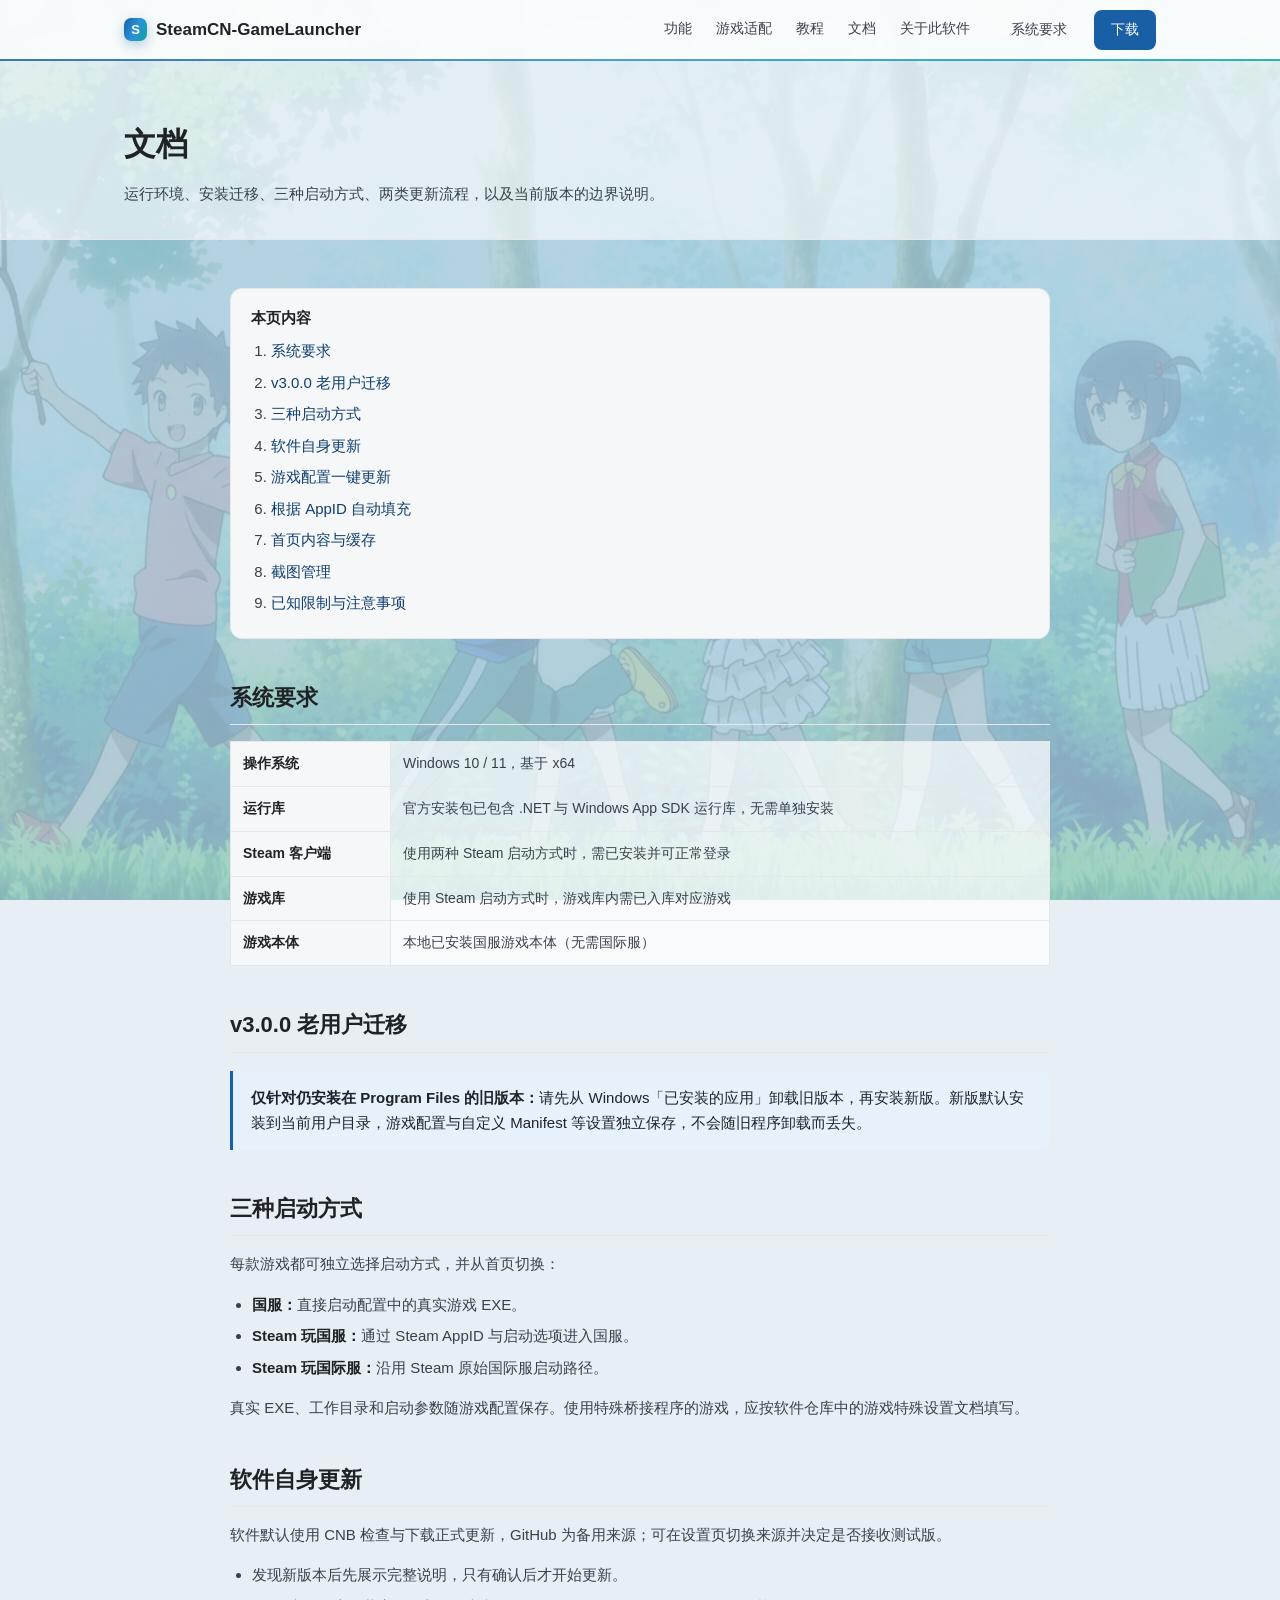
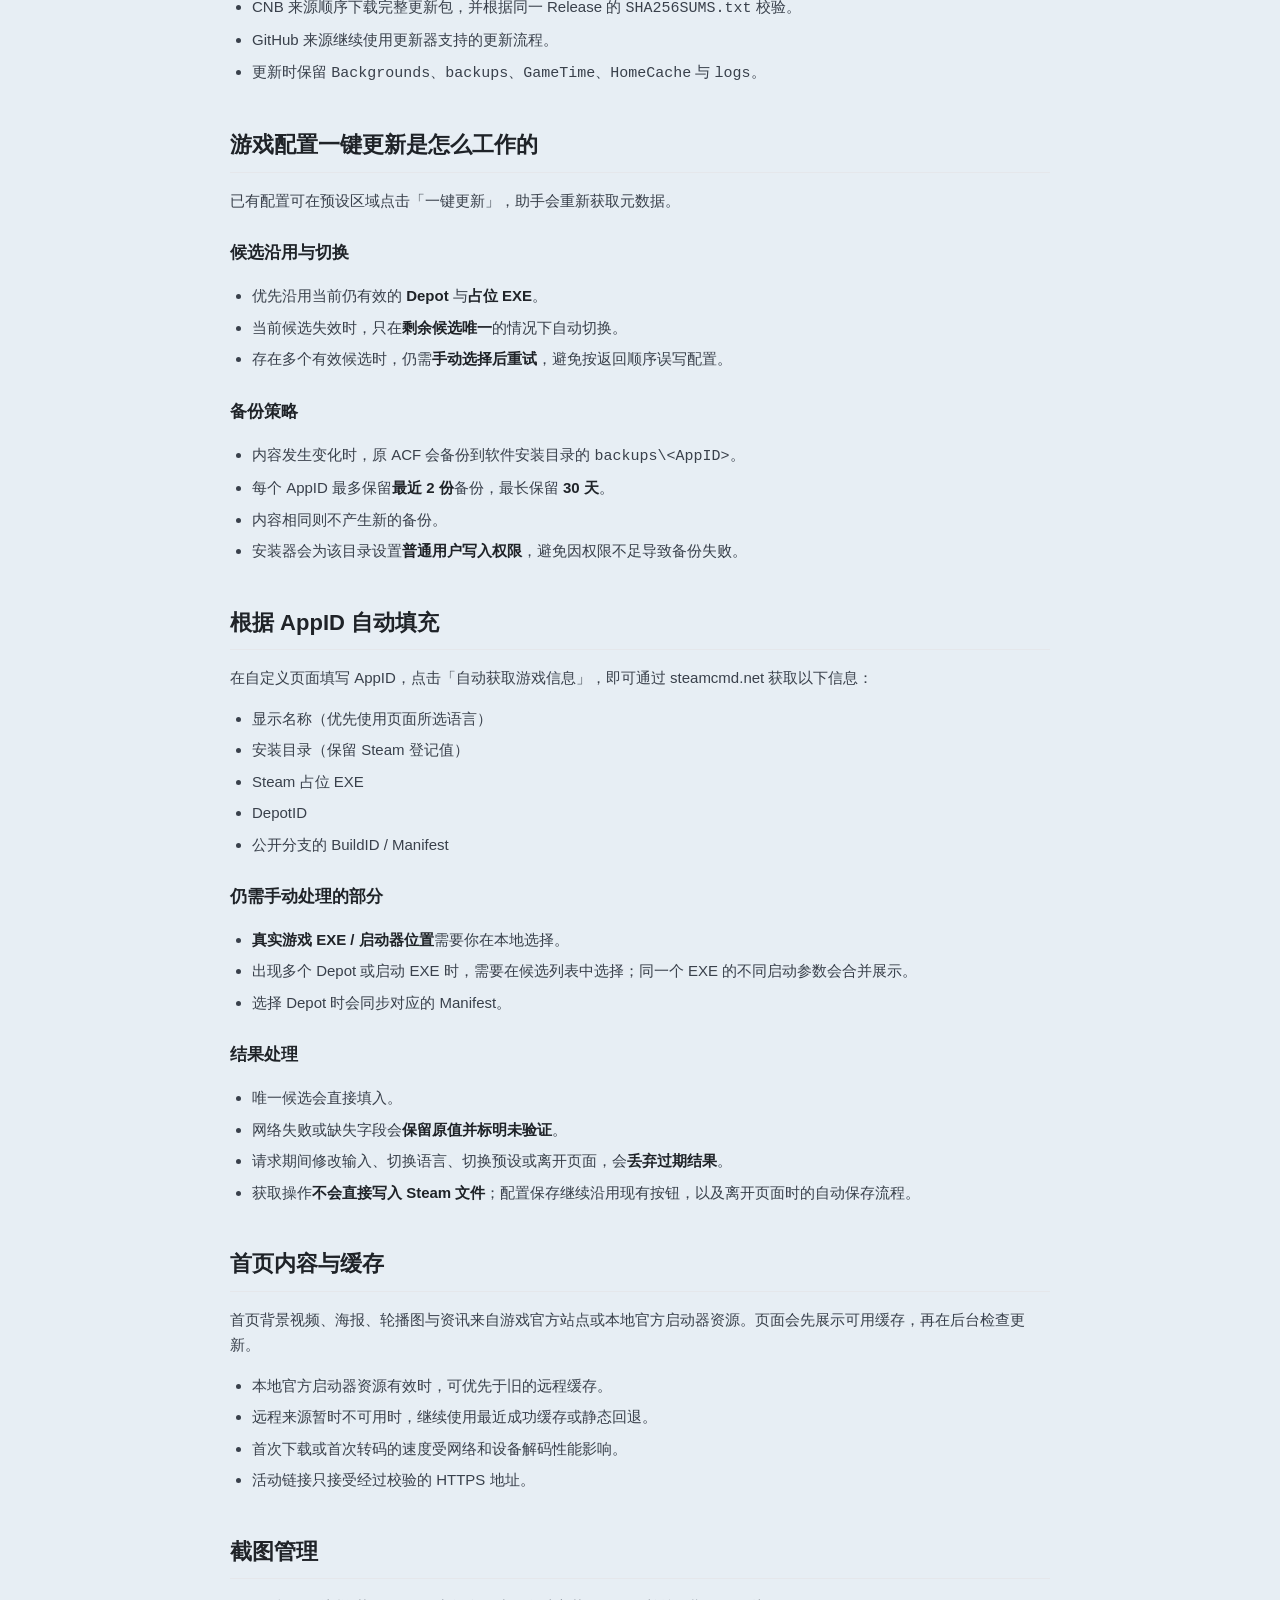
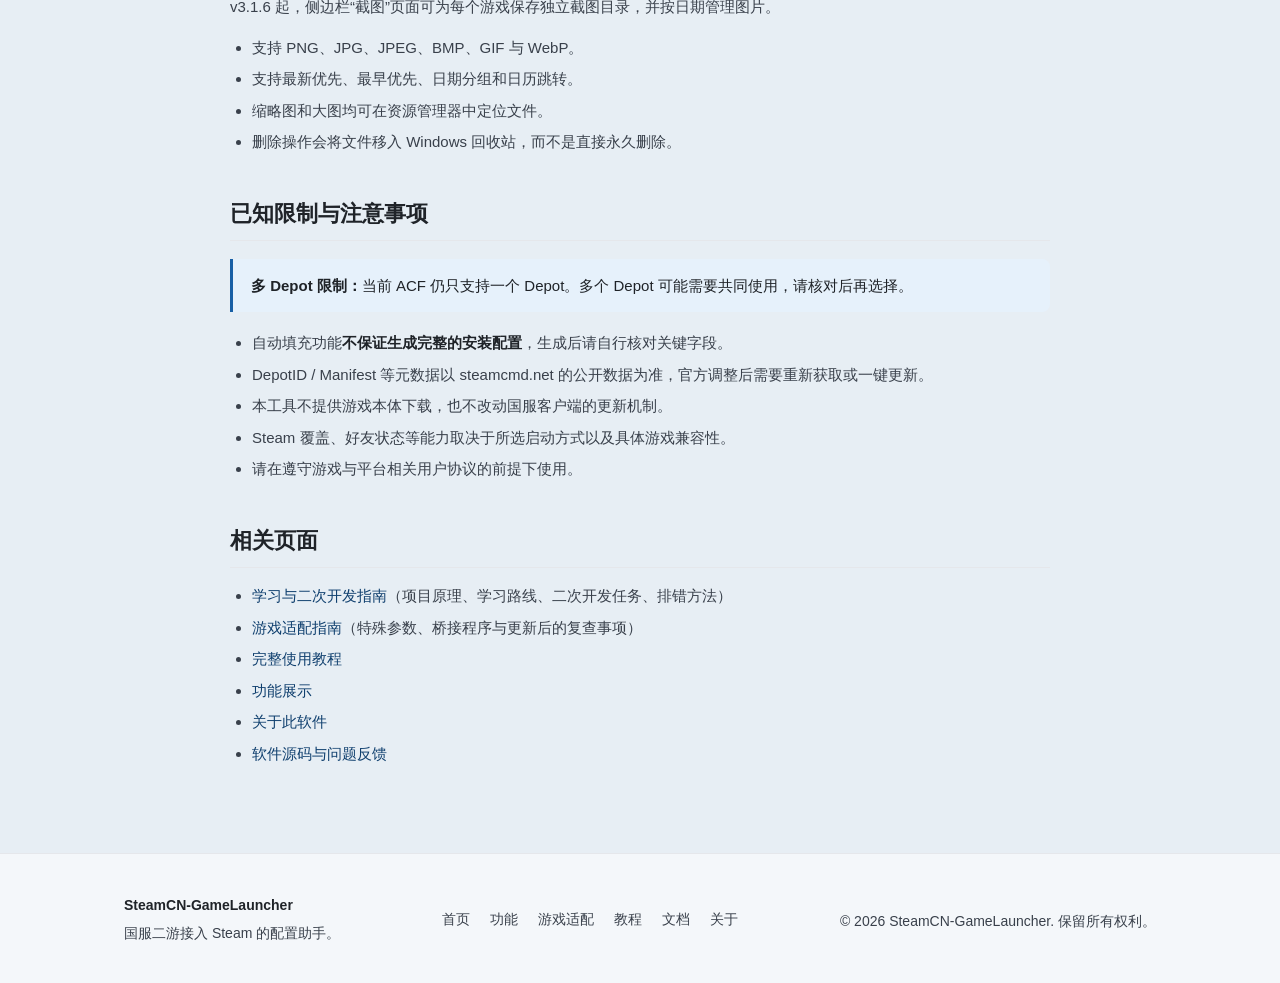
<file: docs.html>
<!DOCTYPE html>
<html lang="zh-CN">
<head>
  <meta charset="UTF-8">
  <meta name="viewport" content="width=device-width, initial-scale=1.0">
  <meta name="description" content="SteamCN-GameLauncher 文档：系统要求、安装迁移、启动方式、软件更新、游戏配置更新、截图与首页内容说明。">
  <title>文档 | SteamCN-GameLauncher</title>
  <link rel="icon" href="assets/favicon.svg" type="image/svg+xml">
  <link rel="stylesheet" href="css/style.css?v=20261114010334">
</head>
<body>

  <header class="site-header">
    <div class="container header-inner">
      <a class="logo" href="index.html"><span class="logo-mark" aria-hidden="true">S</span>SteamCN-GameLauncher</a>
      <nav class="nav-links">
        <a href="features.html">功能</a>
        <a href="game-guide.html">游戏适配</a>
        <a href="tutorial.html">教程</a>
        <a href="docs.html">文档</a>
        <a href="about.html">关于此软件</a>
      </nav>
      <div class="header-actions">
        <a class="btn btn-ghost" href="#requirements">系统要求</a>
        <a class="btn btn-primary" href="index.html#download">下载</a>
      </div>
    </div>
  </header>

  <section class="page-head">
    <div class="container">
      <h1>文档</h1>
      <p>运行环境、安装迁移、三种启动方式、两类更新流程，以及当前版本的边界说明。</p>
    </div>
  </section>

  <main class="container doc-body">

    <div class="toc">
      <strong>本页内容</strong>
      <ol>
        <li><a href="#requirements">系统要求</a></li>
        <li><a href="#migration">v3.0.0 老用户迁移</a></li>
        <li><a href="#launch-modes">三种启动方式</a></li>
        <li><a href="#software-update">软件自身更新</a></li>
        <li><a href="#one-click-update">游戏配置一键更新</a></li>
        <li><a href="#auto-fill">根据 AppID 自动填充</a></li>
        <li><a href="#home-content">首页内容与缓存</a></li>
        <li><a href="#screenshots">截图管理</a></li>
        <li><a href="#limits">已知限制与注意事项</a></li>
      </ol>
    </div>

    <h2 id="requirements">系统要求</h2>
    <table class="spec-table">
      <tr><th>操作系统</th><td>Windows 10 / 11，基于 x64</td></tr>
      <tr><th>运行库</th><td>官方安装包已包含 .NET 与 Windows App SDK 运行库，无需单独安装</td></tr>
      <tr><th>Steam 客户端</th><td>使用两种 Steam 启动方式时，需已安装并可正常登录</td></tr>
      <tr><th>游戏库</th><td>使用 Steam 启动方式时，游戏库内需已入库对应游戏</td></tr>
      <tr><th>游戏本体</th><td>本地已安装国服游戏本体（无需国际服）</td></tr>
    </table>

    <h2 id="migration">v3.0.0 老用户迁移</h2>
    <div class="note">
      <p><strong>仅针对仍安装在 Program Files 的旧版本：</strong>请先从 Windows「已安装的应用」卸载旧版本，再安装新版。新版默认安装到当前用户目录，游戏配置与自定义 Manifest 等设置独立保存，不会随旧程序卸载而丢失。</p>
    </div>

    <h2 id="launch-modes">三种启动方式</h2>
    <p>每款游戏都可独立选择启动方式，并从首页切换：</p>
    <ul>
      <li><strong>国服：</strong>直接启动配置中的真实游戏 EXE。</li>
      <li><strong>Steam 玩国服：</strong>通过 Steam AppID 与启动选项进入国服。</li>
      <li><strong>Steam 玩国际服：</strong>沿用 Steam 原始国际服启动路径。</li>
    </ul>
    <p>真实 EXE、工作目录和启动参数随游戏配置保存。使用特殊桥接程序的游戏，应按软件仓库中的游戏特殊设置文档填写。</p>

    <h2 id="software-update">软件自身更新</h2>
    <p>软件默认使用 CNB 检查与下载正式更新，GitHub 为备用来源；可在设置页切换来源并决定是否接收测试版。</p>
    <ul>
      <li>发现新版本后先展示完整说明，只有确认后才开始更新。</li>
      <li>CNB 来源顺序下载完整更新包，并根据同一 Release 的 <code>SHA256SUMS.txt</code> 校验。</li>
      <li>GitHub 来源继续使用更新器支持的更新流程。</li>
      <li>更新时保留 <code>Backgrounds</code>、<code>backups</code>、<code>GameTime</code>、<code>HomeCache</code> 与 <code>logs</code>。</li>
    </ul>

    <h2 id="one-click-update">游戏配置一键更新是怎么工作的</h2>
    <p>已有配置可在预设区域点击「一键更新」，助手会重新获取元数据。</p>

    <h3>候选沿用与切换</h3>
    <ul>
      <li>优先沿用当前仍有效的 <strong>Depot</strong> 与<strong>占位 EXE</strong>。</li>
      <li>当前候选失效时，只在<strong>剩余候选唯一</strong>的情况下自动切换。</li>
      <li>存在多个有效候选时，仍需<strong>手动选择后重试</strong>，避免按返回顺序误写配置。</li>
    </ul>

    <h3>备份策略</h3>
    <ul>
      <li>内容发生变化时，原 ACF 会备份到软件安装目录的 <code>backups\&lt;AppID&gt;</code>。</li>
      <li>每个 AppID 最多保留<strong>最近 2 份</strong>备份，最长保留 <strong>30 天</strong>。</li>
      <li>内容相同则不产生新的备份。</li>
      <li>安装器会为该目录设置<strong>普通用户写入权限</strong>，避免因权限不足导致备份失败。</li>
    </ul>

    <h2 id="auto-fill">根据 AppID 自动填充</h2>
    <p>在自定义页面填写 AppID，点击「自动获取游戏信息」，即可通过 steamcmd.net 获取以下信息：</p>
    <ul>
      <li>显示名称（优先使用页面所选语言）</li>
      <li>安装目录（保留 Steam 登记值）</li>
      <li>Steam 占位 EXE</li>
      <li>DepotID</li>
      <li>公开分支的 BuildID / Manifest</li>
    </ul>

    <h3>仍需手动处理的部分</h3>
    <ul>
      <li><strong>真实游戏 EXE / 启动器位置</strong>需要你在本地选择。</li>
      <li>出现多个 Depot 或启动 EXE 时，需要在候选列表中选择；同一个 EXE 的不同启动参数会合并展示。</li>
      <li>选择 Depot 时会同步对应的 Manifest。</li>
    </ul>

    <h3>结果处理</h3>
    <ul>
      <li>唯一候选会直接填入。</li>
      <li>网络失败或缺失字段会<strong>保留原值并标明未验证</strong>。</li>
      <li>请求期间修改输入、切换语言、切换预设或离开页面，会<strong>丢弃过期结果</strong>。</li>
      <li>获取操作<strong>不会直接写入 Steam 文件</strong>；配置保存继续沿用现有按钮，以及离开页面时的自动保存流程。</li>
    </ul>

    <h2 id="home-content">首页内容与缓存</h2>
    <p>首页背景视频、海报、轮播图与资讯来自游戏官方站点或本地官方启动器资源。页面会先展示可用缓存，再在后台检查更新。</p>
    <ul>
      <li>本地官方启动器资源有效时，可优先于旧的远程缓存。</li>
      <li>远程来源暂时不可用时，继续使用最近成功缓存或静态回退。</li>
      <li>首次下载或首次转码的速度受网络和设备解码性能影响。</li>
      <li>活动链接只接受经过校验的 HTTPS 地址。</li>
    </ul>

    <h2 id="screenshots">截图管理</h2>
    <p>v3.1.6 起，侧边栏“截图”页面可为每个游戏保存独立截图目录，并按日期管理图片。</p>
    <ul>
      <li>支持 PNG、JPG、JPEG、BMP、GIF 与 WebP。</li>
      <li>支持最新优先、最早优先、日期分组和日历跳转。</li>
      <li>缩略图和大图均可在资源管理器中定位文件。</li>
      <li>删除操作会将文件移入 Windows 回收站，而不是直接永久删除。</li>
    </ul>

    <h2 id="limits">已知限制与注意事项</h2>
    <div class="note">
      <p><strong>多 Depot 限制：</strong>当前 ACF 仍只支持一个 Depot。多个 Depot 可能需要共同使用，请核对后再选择。</p>
    </div>
    <ul>
      <li>自动填充功能<strong>不保证生成完整的安装配置</strong>，生成后请自行核对关键字段。</li>
      <li>DepotID / Manifest 等元数据以 steamcmd.net 的公开数据为准，官方调整后需要重新获取或一键更新。</li>
      <li>本工具不提供游戏本体下载，也不改动国服客户端的更新机制。</li>
      <li>Steam 覆盖、好友状态等能力取决于所选启动方式以及具体游戏兼容性。</li>
      <li>请在遵守游戏与平台相关用户协议的前提下使用。</li>
    </ul>

    <h2>相关页面</h2>
    <ul>
      <li><a href="docs/learning-guide.html">学习与二次开发指南</a>（项目原理、学习路线、二次开发任务、排错方法）</li>
      <li><a href="game-guide.html">游戏适配指南</a>（特殊参数、桥接程序与更新后的复查事项）</li>
      <li><a href="tutorial.html">完整使用教程</a></li>
      <li><a href="features.html">功能展示</a></li>
      <li><a href="about.html">关于此软件</a></li>
      <li><a href="https://github.com/Clearlove0923/SteamCN-GameLauncher">软件源码与问题反馈</a></li>
    </ul>

  </main>

  <footer class="site-footer">
    <div class="container footer-inner">
      <div>
        <strong>SteamCN-GameLauncher</strong>
        <p class="muted">国服二游接入 Steam 的配置助手。</p>
      </div>
      <nav class="footer-links">
        <a href="index.html">首页</a>
        <a href="features.html">功能</a>
        <a href="game-guide.html">游戏适配</a>
        <a href="tutorial.html">教程</a>
        <a href="docs.html">文档</a>
        <a href="about.html">关于</a>
      </nav>
      <p class="muted">© 2026 SteamCN-GameLauncher. 保留所有权利。</p>
    </div>
  </footer>

</body>
</html>
</file>
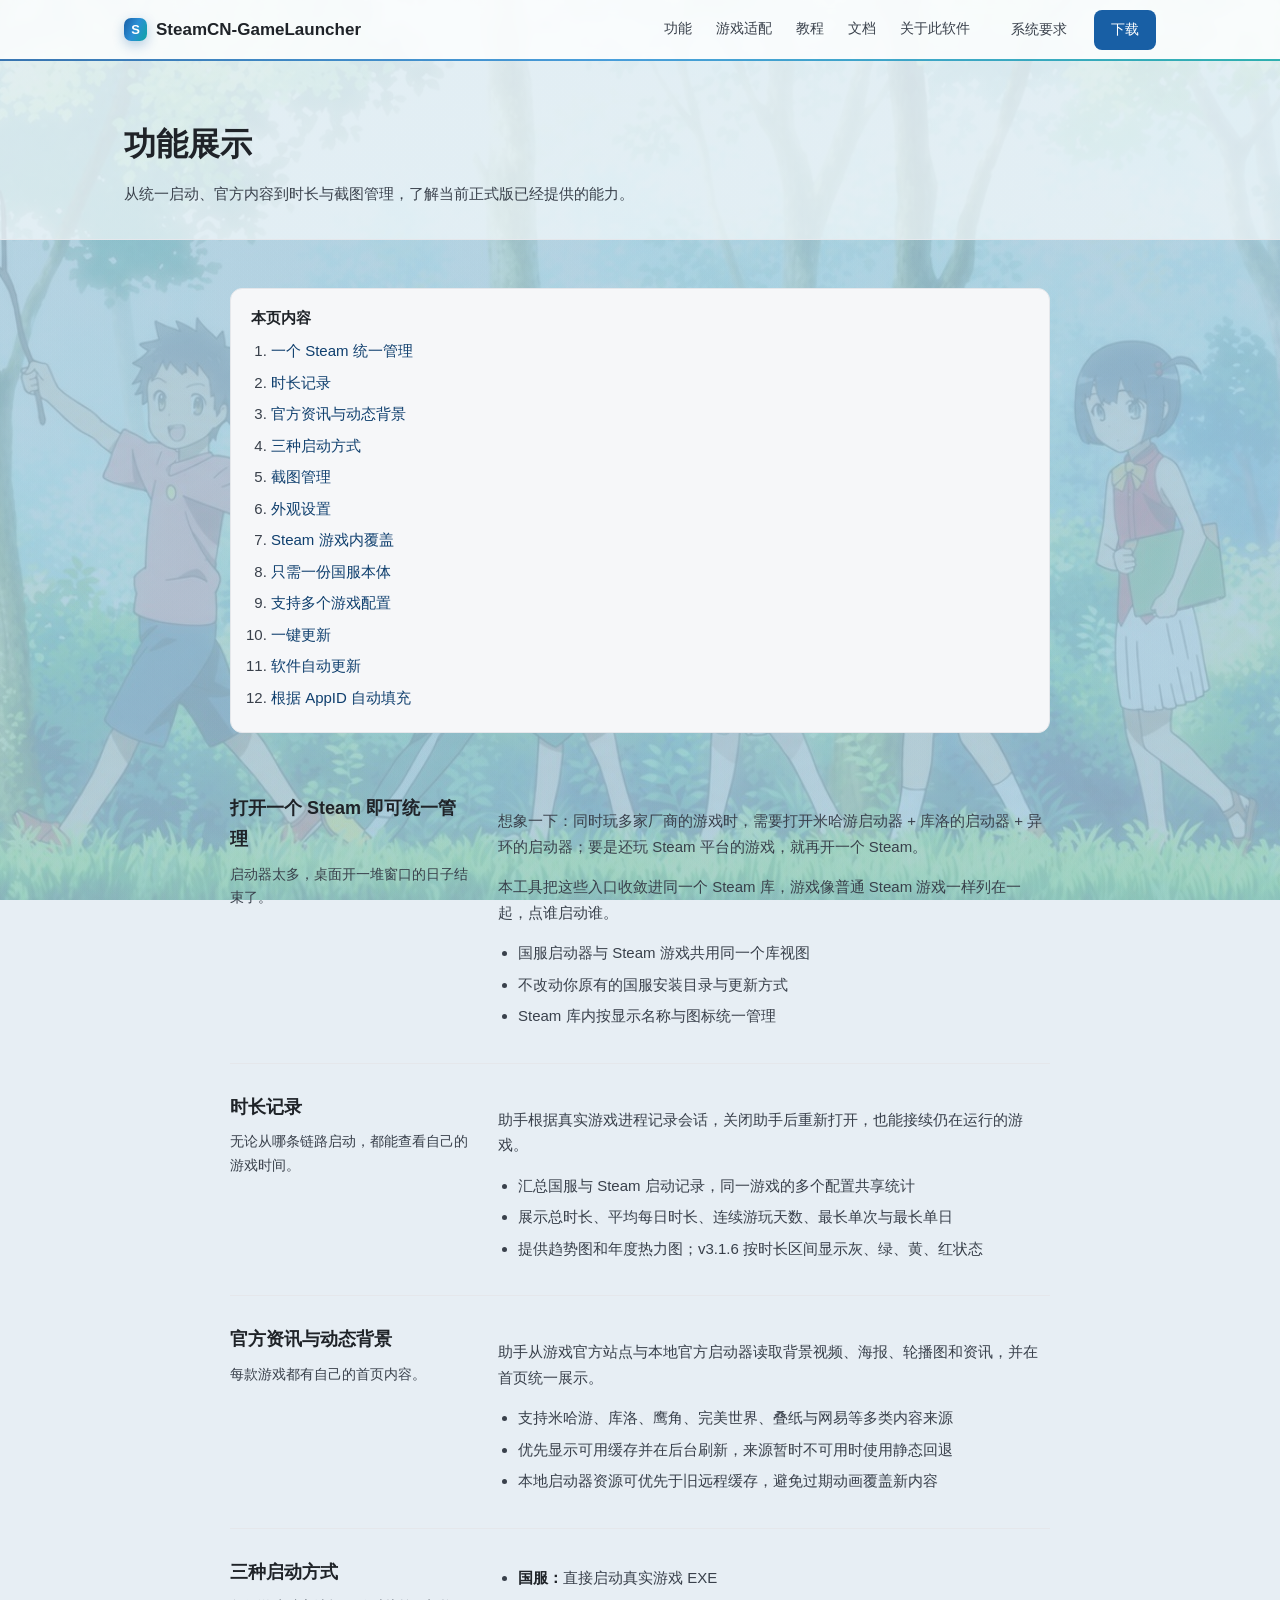
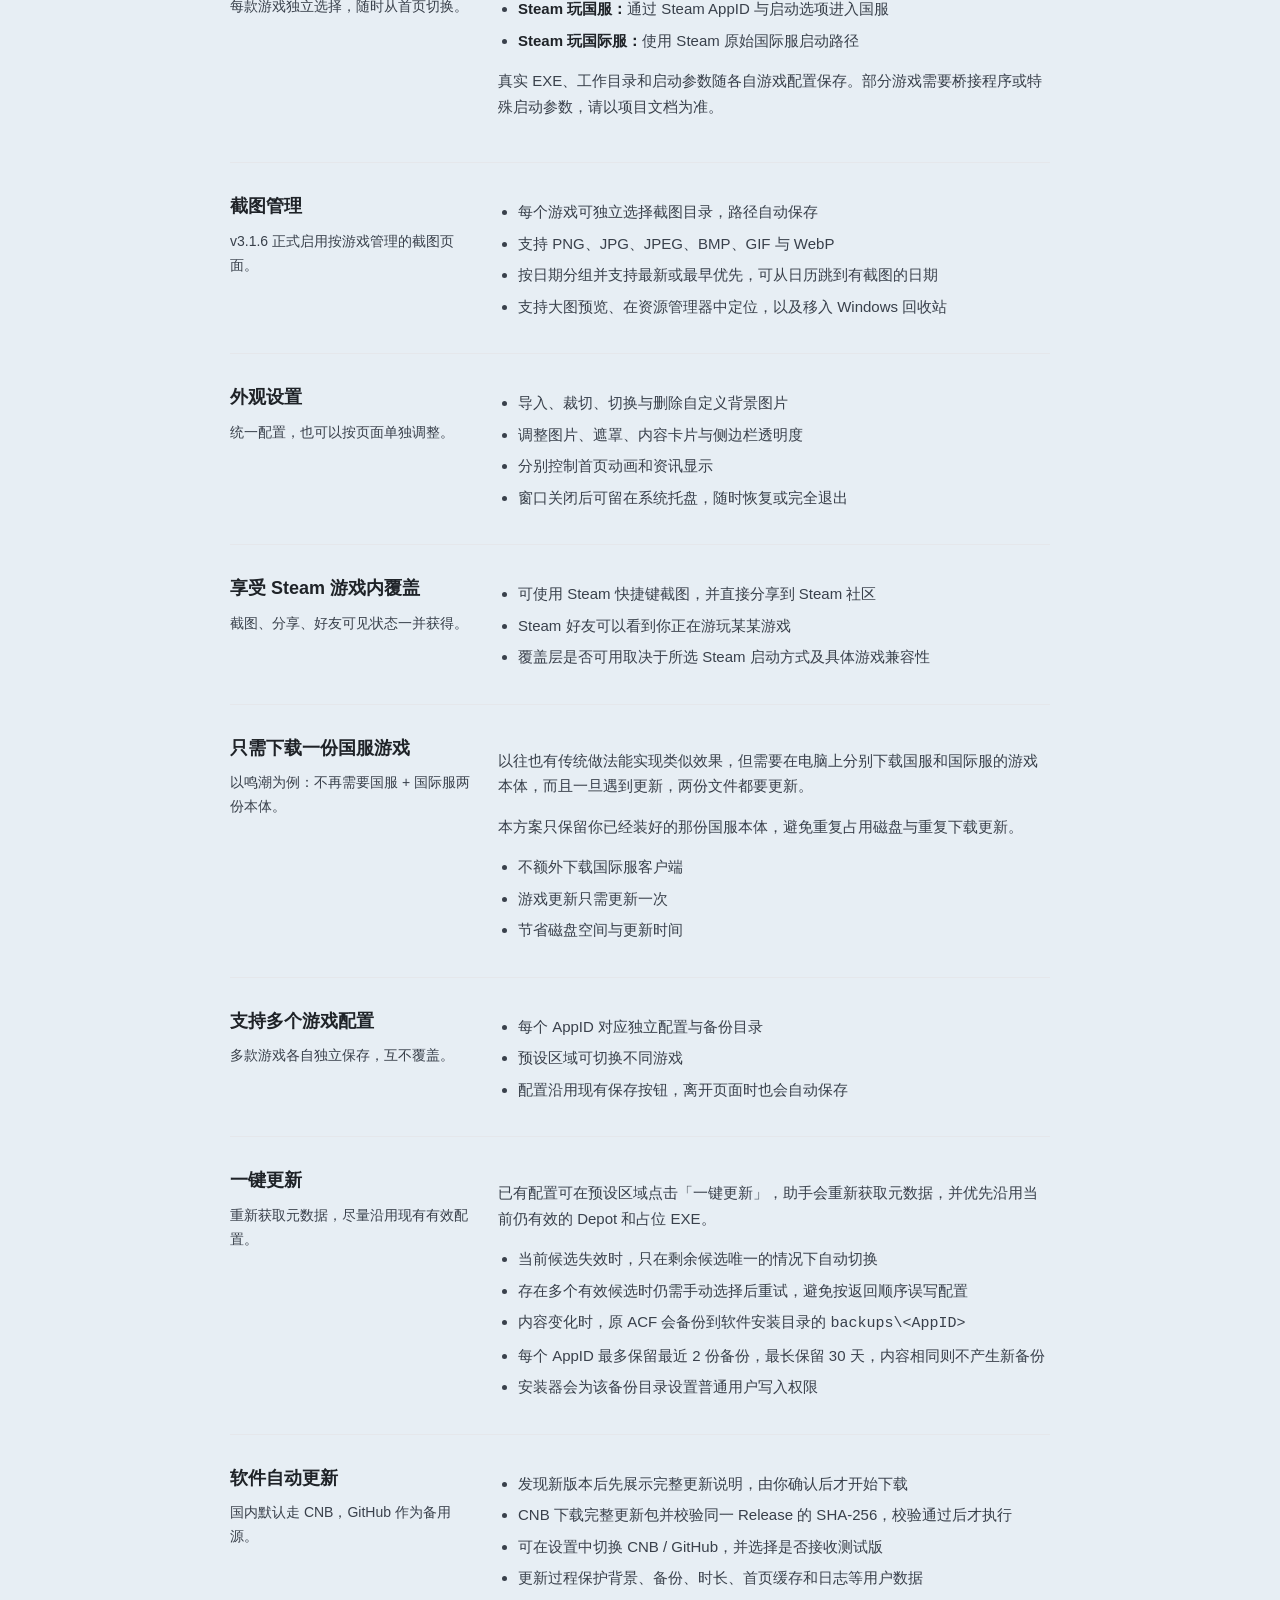
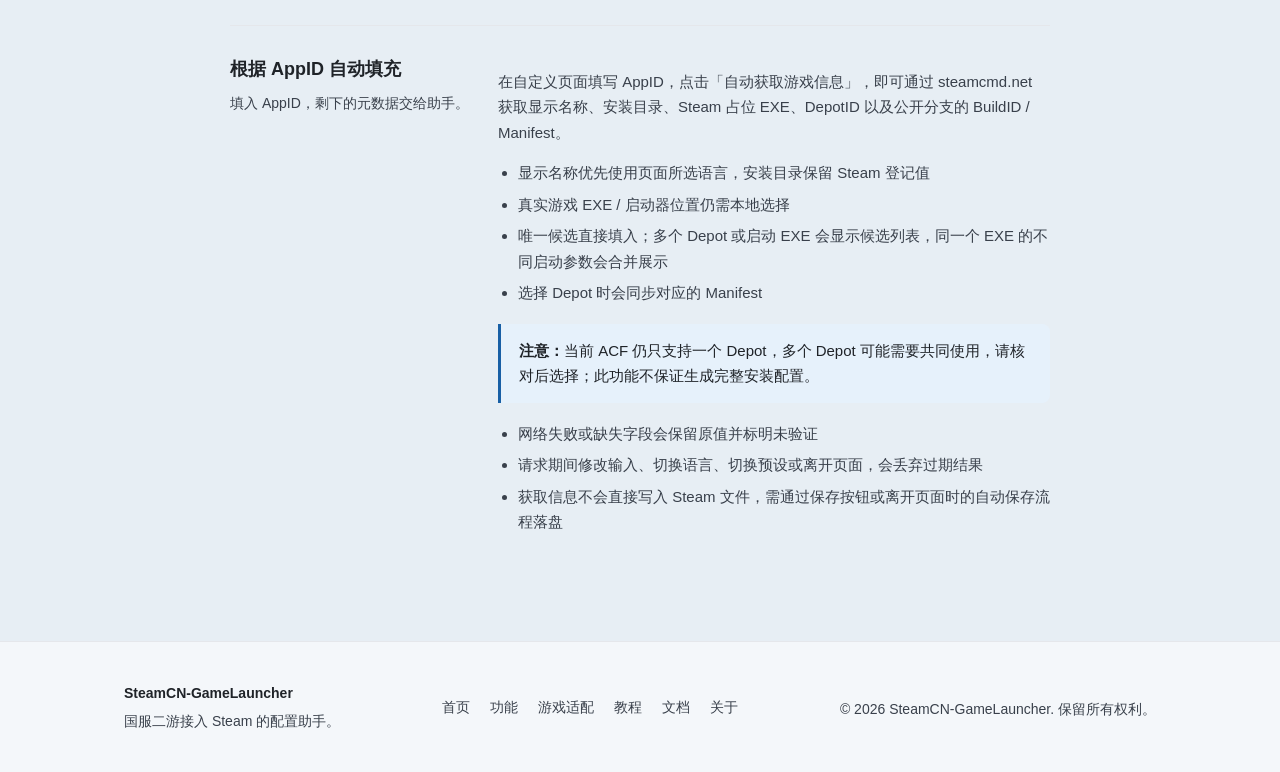
<file: features.html>
<!DOCTYPE html>
<html lang="zh-CN">
<head>
  <meta charset="UTF-8">
  <meta name="viewport" content="width=device-width, initial-scale=1.0">
  <meta name="description" content="SteamCN-GameLauncher 功能展示：三种启动方式、官方资讯与动态背景、时长统计、截图管理、外观设置及安全更新。">
  <title>功能展示 | SteamCN-GameLauncher</title>
  <link rel="icon" href="assets/favicon.svg" type="image/svg+xml">
  <link rel="stylesheet" href="css/style.css?v=20261114010334">
</head>
<body>

  <header class="site-header">
    <div class="container header-inner">
      <a class="logo" href="index.html"><span class="logo-mark" aria-hidden="true">S</span>SteamCN-GameLauncher</a>
      <nav class="nav-links">
        <a href="features.html">功能</a>
        <a href="game-guide.html">游戏适配</a>
        <a href="tutorial.html">教程</a>
        <a href="docs.html">文档</a>
        <a href="about.html">关于此软件</a>
      </nav>
      <div class="header-actions">
        <a class="btn btn-ghost" href="docs.html#requirements">系统要求</a>
        <a class="btn btn-primary" href="index.html#download">下载</a>
      </div>
    </div>
  </header>

  <section class="page-head">
    <div class="container">
      <h1>功能展示</h1>
      <p>从统一启动、官方内容到时长与截图管理，了解当前正式版已经提供的能力。</p>
    </div>
  </section>

  <main class="container doc-body">

    <div class="toc">
      <strong>本页内容</strong>
      <ol>
        <li><a href="#unify">一个 Steam 统一管理</a></li>
        <li><a href="#playtime">时长记录</a></li>
        <li><a href="#home-content">官方资讯与动态背景</a></li>
        <li><a href="#launch-modes">三种启动方式</a></li>
        <li><a href="#screenshots">截图管理</a></li>
        <li><a href="#appearance">外观设置</a></li>
        <li><a href="#overlay">Steam 游戏内覆盖</a></li>
        <li><a href="#single-copy">只需一份国服本体</a></li>
        <li><a href="#multi-config">支持多个游戏配置</a></li>
        <li><a href="#one-click">一键更新</a></li>
        <li><a href="#software-update">软件自动更新</a></li>
        <li><a href="#auto-fill">根据 AppID 自动填充</a></li>
      </ol>
    </div>

    <div class="feature-block" id="unify">
      <div>
        <h3>打开一个 Steam 即可统一管理</h3>
        <p class="lead">启动器太多，桌面开一堆窗口的日子结束了。</p>
      </div>
      <div>
        <p>想象一下：同时玩多家厂商的游戏时，需要打开米哈游启动器 + 库洛的启动器 + 异环的启动器；要是还玩 Steam 平台的游戏，就再开一个 Steam。</p>
        <p>本工具把这些入口收敛进同一个 Steam 库，游戏像普通 Steam 游戏一样列在一起，点谁启动谁。</p>
        <ul>
          <li>国服启动器与 Steam 游戏共用同一个库视图</li>
          <li>不改动你原有的国服安装目录与更新方式</li>
          <li>Steam 库内按显示名称与图标统一管理</li>
        </ul>
      </div>
    </div>

    <div class="feature-block" id="playtime">
      <div>
        <h3>时长记录</h3>
        <p class="lead">无论从哪条链路启动，都能查看自己的游戏时间。</p>
      </div>
      <div>
        <p>助手根据真实游戏进程记录会话，关闭助手后重新打开，也能接续仍在运行的游戏。</p>
        <ul>
          <li>汇总国服与 Steam 启动记录，同一游戏的多个配置共享统计</li>
          <li>展示总时长、平均每日时长、连续游玩天数、最长单次与最长单日</li>
          <li>提供趋势图和年度热力图；v3.1.6 按时长区间显示灰、绿、黄、红状态</li>
        </ul>
      </div>
    </div>

    <div class="feature-block" id="home-content">
      <div>
        <h3>官方资讯与动态背景</h3>
        <p class="lead">每款游戏都有自己的首页内容。</p>
      </div>
      <div>
        <p>助手从游戏官方站点与本地官方启动器读取背景视频、海报、轮播图和资讯，并在首页统一展示。</p>
        <ul>
          <li>支持米哈游、库洛、鹰角、完美世界、叠纸与网易等多类内容来源</li>
          <li>优先显示可用缓存并在后台刷新，来源暂时不可用时使用静态回退</li>
          <li>本地启动器资源可优先于旧远程缓存，避免过期动画覆盖新内容</li>
        </ul>
      </div>
    </div>

    <div class="feature-block" id="launch-modes">
      <div>
        <h3>三种启动方式</h3>
        <p class="lead">每款游戏独立选择，随时从首页切换。</p>
      </div>
      <div>
        <ul>
          <li><strong>国服：</strong>直接启动真实游戏 EXE</li>
          <li><strong>Steam 玩国服：</strong>通过 Steam AppID 与启动选项进入国服</li>
          <li><strong>Steam 玩国际服：</strong>使用 Steam 原始国际服启动路径</li>
        </ul>
        <p>真实 EXE、工作目录和启动参数随各自游戏配置保存。部分游戏需要桥接程序或特殊启动参数，请以项目文档为准。</p>
      </div>
    </div>

    <div class="feature-block" id="screenshots">
      <div>
        <h3>截图管理</h3>
        <p class="lead">v3.1.6 正式启用按游戏管理的截图页面。</p>
      </div>
      <div>
        <ul>
          <li>每个游戏可独立选择截图目录，路径自动保存</li>
          <li>支持 PNG、JPG、JPEG、BMP、GIF 与 WebP</li>
          <li>按日期分组并支持最新或最早优先，可从日历跳到有截图的日期</li>
          <li>支持大图预览、在资源管理器中定位，以及移入 Windows 回收站</li>
        </ul>
      </div>
    </div>

    <div class="feature-block" id="appearance">
      <div>
        <h3>外观设置</h3>
        <p class="lead">统一配置，也可以按页面单独调整。</p>
      </div>
      <div>
        <ul>
          <li>导入、裁切、切换与删除自定义背景图片</li>
          <li>调整图片、遮罩、内容卡片与侧边栏透明度</li>
          <li>分别控制首页动画和资讯显示</li>
          <li>窗口关闭后可留在系统托盘，随时恢复或完全退出</li>
        </ul>
      </div>
    </div>

    <div class="feature-block" id="overlay">
      <div>
        <h3>享受 Steam 游戏内覆盖</h3>
        <p class="lead">截图、分享、好友可见状态一并获得。</p>
      </div>
      <div>
        <ul>
          <li>可使用 Steam 快捷键截图，并直接分享到 Steam 社区</li>
          <li>Steam 好友可以看到你正在游玩某某游戏</li>
          <li>覆盖层是否可用取决于所选 Steam 启动方式及具体游戏兼容性</li>
        </ul>
      </div>
    </div>

    <div class="feature-block" id="single-copy">
      <div>
        <h3>只需下载一份国服游戏</h3>
        <p class="lead">以鸣潮为例：不再需要国服 + 国际服两份本体。</p>
      </div>
      <div>
        <p>以往也有传统做法能实现类似效果，但需要在电脑上分别下载国服和国际服的游戏本体，而且一旦遇到更新，两份文件都要更新。</p>
        <p>本方案只保留你已经装好的那份国服本体，避免重复占用磁盘与重复下载更新。</p>
        <ul>
          <li>不额外下载国际服客户端</li>
          <li>游戏更新只需更新一次</li>
          <li>节省磁盘空间与更新时间</li>
        </ul>
      </div>
    </div>

    <div class="feature-block" id="multi-config">
      <div>
        <h3>支持多个游戏配置</h3>
        <p class="lead">多款游戏各自独立保存，互不覆盖。</p>
      </div>
      <div>
        <ul>
          <li>每个 AppID 对应独立配置与备份目录</li>
          <li>预设区域可切换不同游戏</li>
          <li>配置沿用现有保存按钮，离开页面时也会自动保存</li>
        </ul>
      </div>
    </div>

    <div class="feature-block" id="one-click">
      <div>
        <h3>一键更新</h3>
        <p class="lead">重新获取元数据，尽量沿用现有有效配置。</p>
      </div>
      <div>
        <p>已有配置可在预设区域点击「一键更新」，助手会重新获取元数据，并优先沿用当前仍有效的 Depot 和占位 EXE。</p>
        <ul>
          <li>当前候选失效时，只在剩余候选唯一的情况下自动切换</li>
          <li>存在多个有效候选时仍需手动选择后重试，避免按返回顺序误写配置</li>
          <li>内容变化时，原 ACF 会备份到软件安装目录的 <code>backups\&lt;AppID&gt;</code></li>
          <li>每个 AppID 最多保留最近 2 份备份，最长保留 30 天，内容相同则不产生新备份</li>
          <li>安装器会为该备份目录设置普通用户写入权限</li>
        </ul>
      </div>
    </div>

    <div class="feature-block" id="software-update">
      <div>
        <h3>软件自动更新</h3>
        <p class="lead">国内默认走 CNB，GitHub 作为备用源。</p>
      </div>
      <div>
        <ul>
          <li>发现新版本后先展示完整更新说明，由你确认后才开始下载</li>
          <li>CNB 下载完整更新包并校验同一 Release 的 SHA-256，校验通过后才执行</li>
          <li>可在设置中切换 CNB / GitHub，并选择是否接收测试版</li>
          <li>更新过程保护背景、备份、时长、首页缓存和日志等用户数据</li>
        </ul>
      </div>
    </div>

    <div class="feature-block" id="auto-fill">
      <div>
        <h3>根据 AppID 自动填充</h3>
        <p class="lead">填入 AppID，剩下的元数据交给助手。</p>
      </div>
      <div>
        <p>在自定义页面填写 AppID，点击「自动获取游戏信息」，即可通过 steamcmd.net 获取显示名称、安装目录、Steam 占位 EXE、DepotID 以及公开分支的 BuildID / Manifest。</p>
        <ul>
          <li>显示名称优先使用页面所选语言，安装目录保留 Steam 登记值</li>
          <li>真实游戏 EXE / 启动器位置仍需本地选择</li>
          <li>唯一候选直接填入；多个 Depot 或启动 EXE 会显示候选列表，同一个 EXE 的不同启动参数会合并展示</li>
          <li>选择 Depot 时会同步对应的 Manifest</li>
        </ul>
        <div class="note">
          <p><strong>注意：</strong>当前 ACF 仍只支持一个 Depot，多个 Depot 可能需要共同使用，请核对后选择；此功能不保证生成完整安装配置。</p>
        </div>
        <ul>
          <li>网络失败或缺失字段会保留原值并标明未验证</li>
          <li>请求期间修改输入、切换语言、切换预设或离开页面，会丢弃过期结果</li>
          <li>获取信息不会直接写入 Steam 文件，需通过保存按钮或离开页面时的自动保存流程落盘</li>
        </ul>
      </div>
    </div>

  </main>

  <footer class="site-footer">
    <div class="container footer-inner">
      <div>
        <strong>SteamCN-GameLauncher</strong>
        <p class="muted">国服二游接入 Steam 的配置助手。</p>
      </div>
      <nav class="footer-links">
        <a href="index.html">首页</a>
        <a href="features.html">功能</a>
        <a href="game-guide.html">游戏适配</a>
        <a href="tutorial.html">教程</a>
        <a href="docs.html">文档</a>
        <a href="about.html">关于</a>
      </nav>
      <p class="muted">© 2026 SteamCN-GameLauncher. 保留所有权利。</p>
    </div>
  </footer>

</body>
</html>
</file>
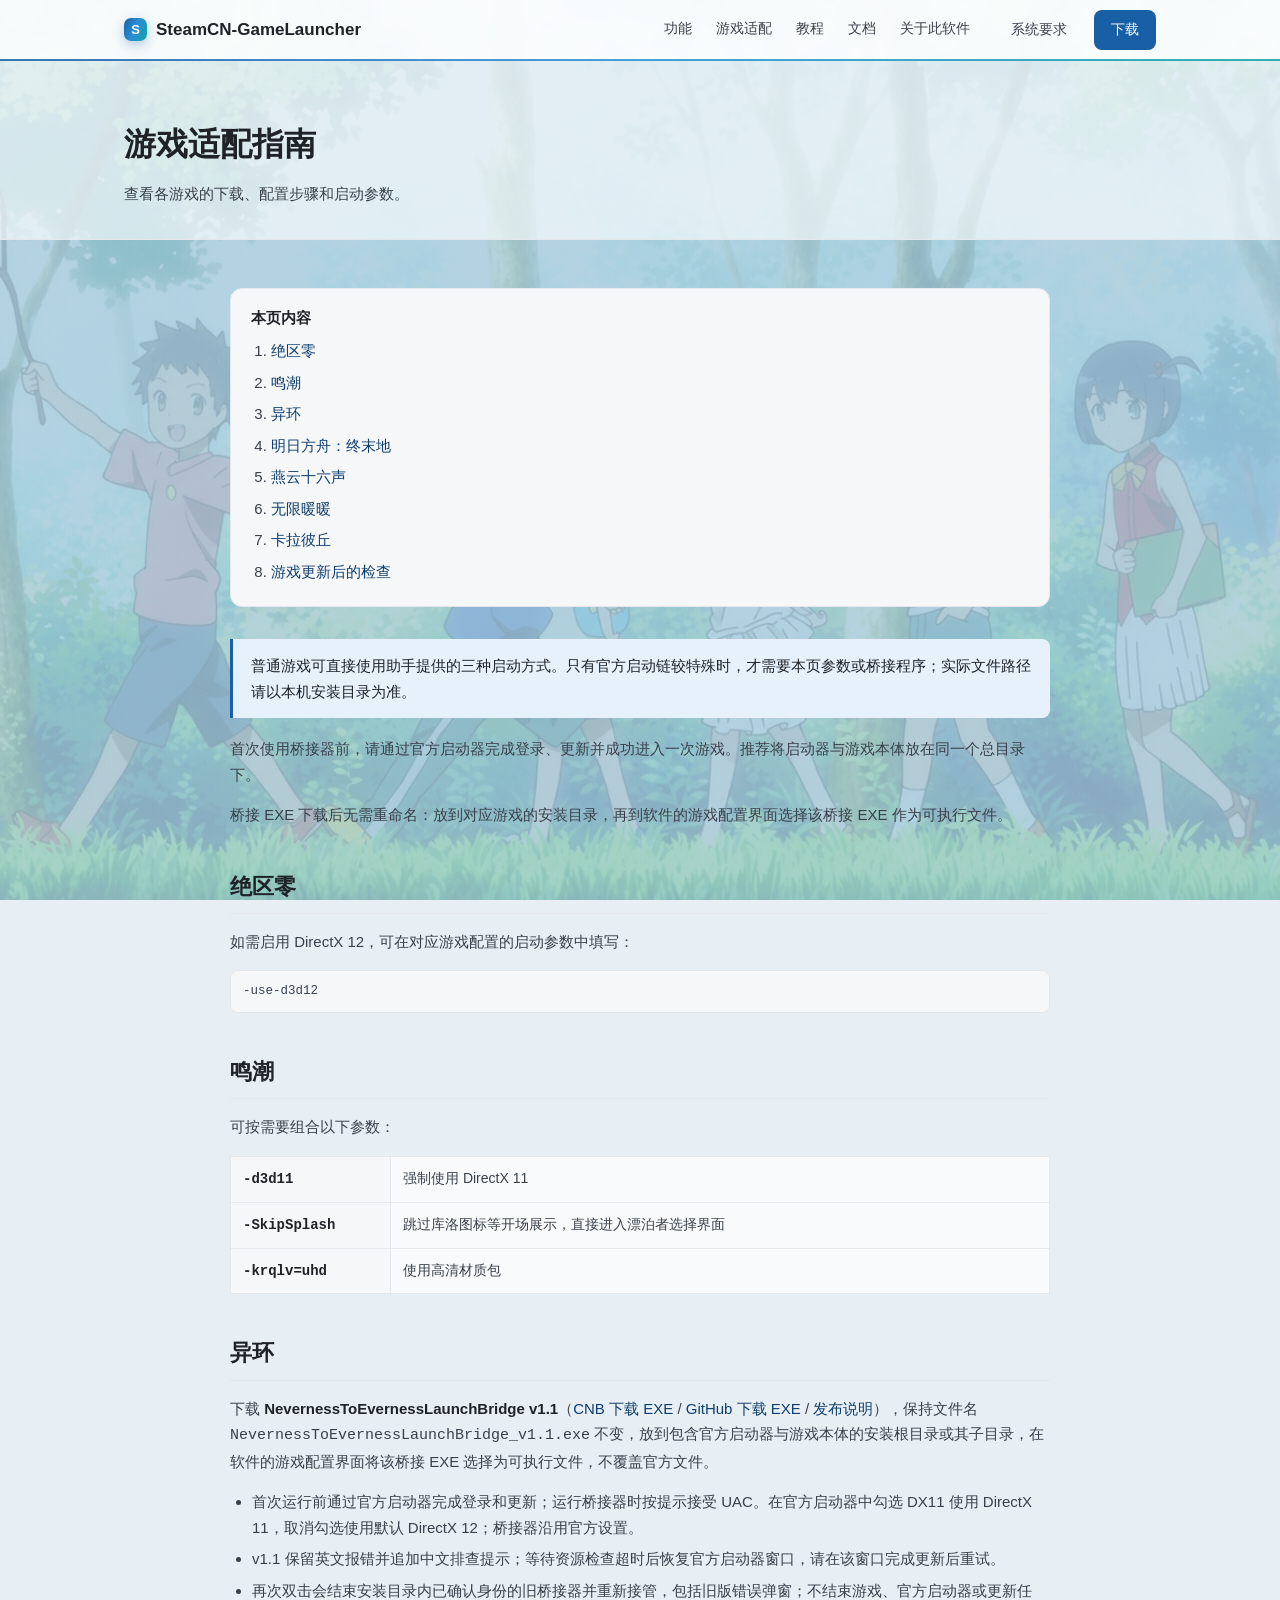
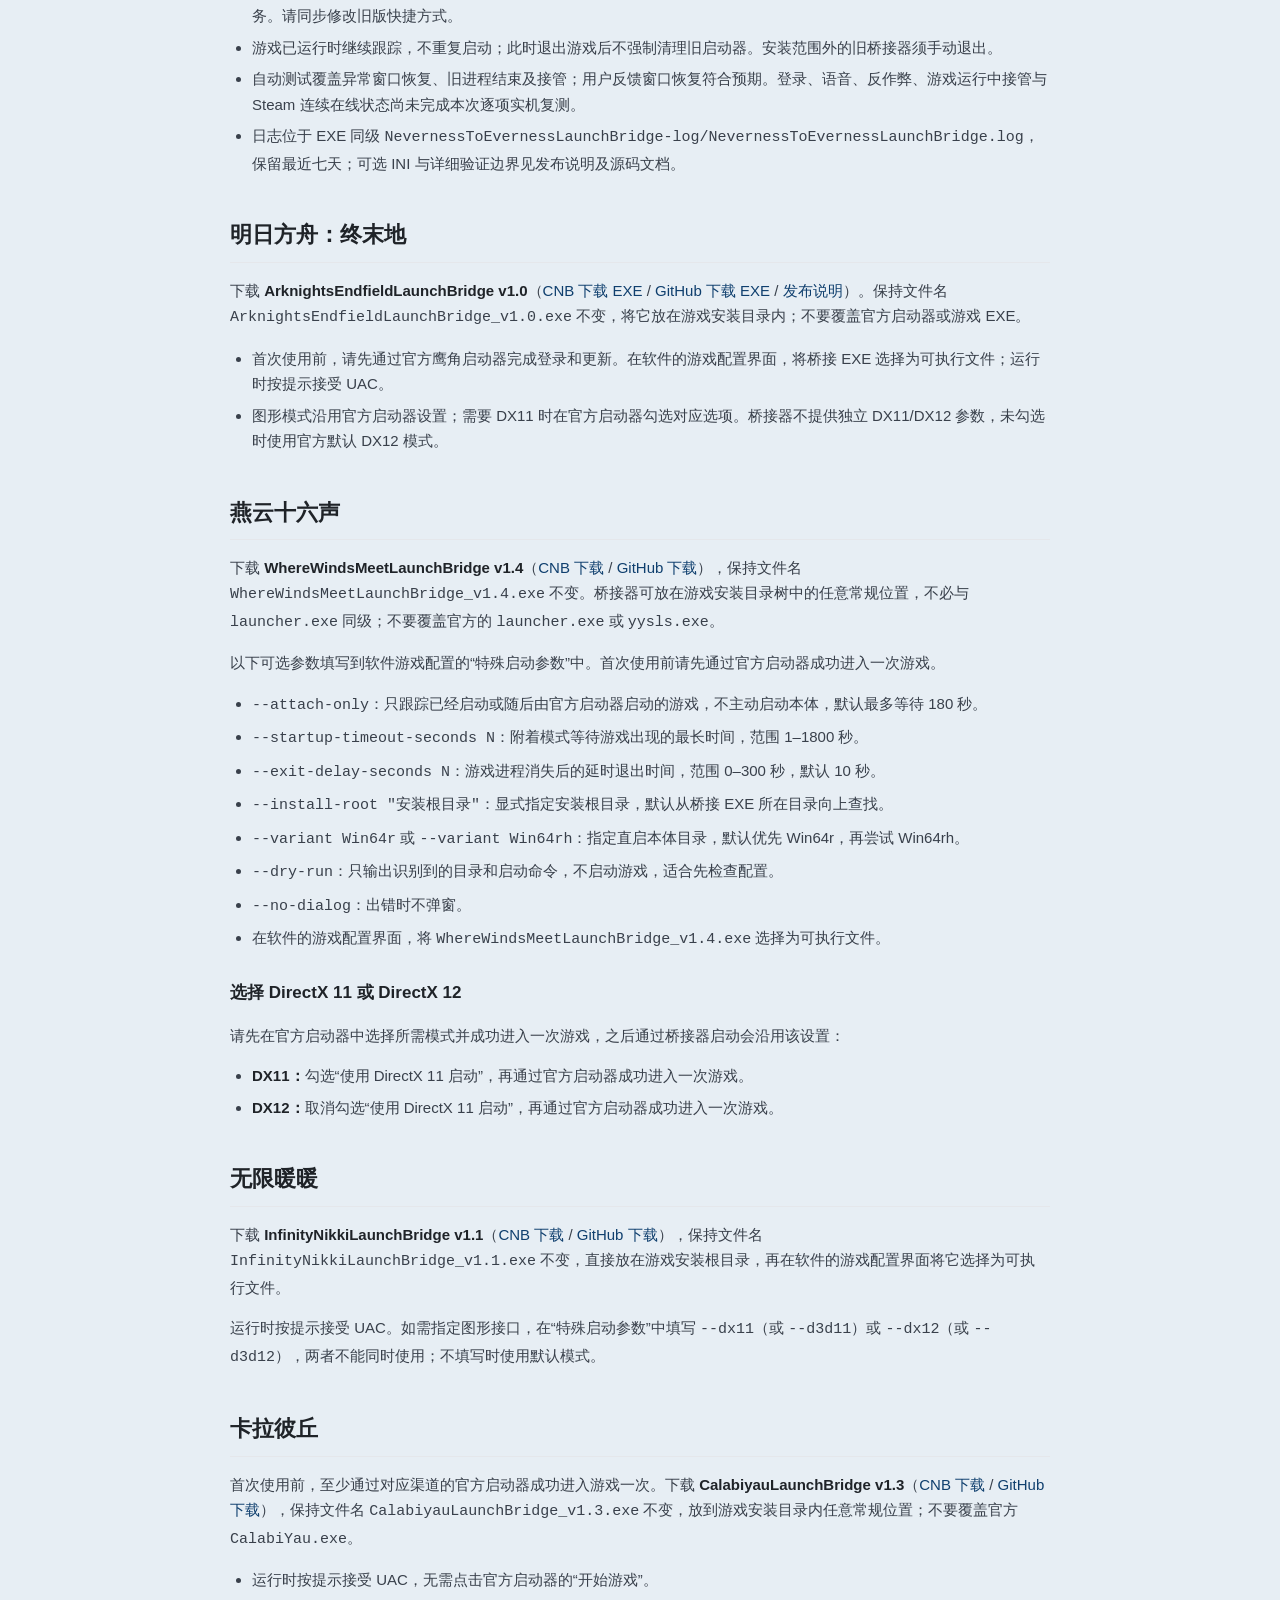
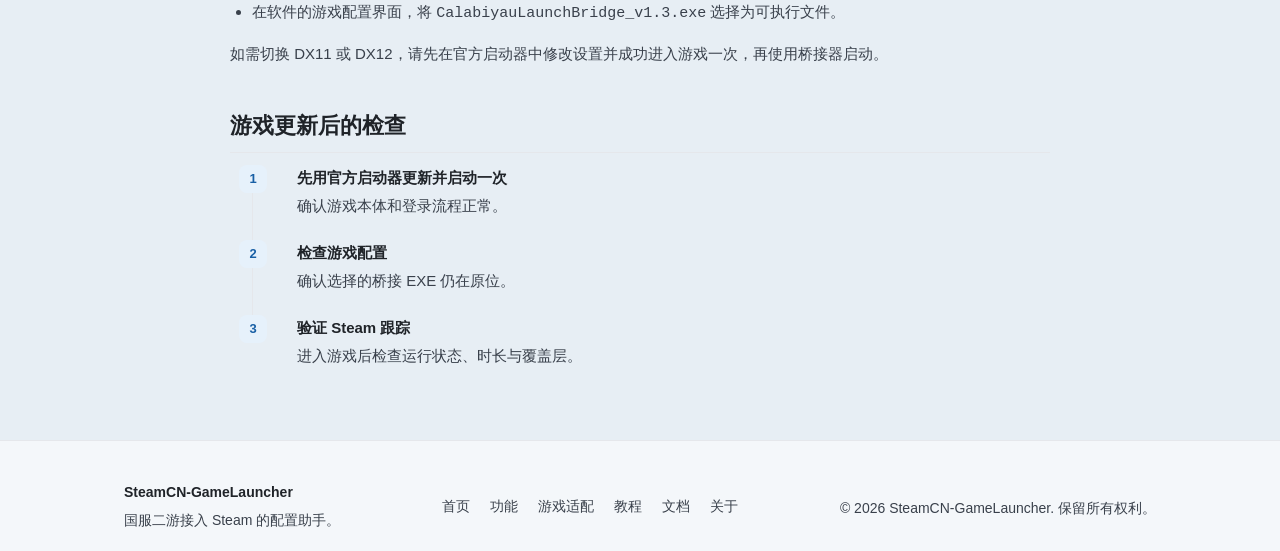
<file: game-guide.html>
<!DOCTYPE html>
<html lang="zh-CN">
<head>
  <meta charset="UTF-8">
  <meta name="viewport" content="width=device-width, initial-scale=1.0">
  <meta name="description" content="SteamCN-GameLauncher 游戏适配指南：绝区零、鸣潮、异环、明日方舟：终末地、燕云十六声、无限暖暖与卡拉彼丘的特殊启动参数和桥接说明。">
  <title>游戏适配指南 | SteamCN-GameLauncher</title>
  <link rel="icon" href="assets/favicon.svg" type="image/svg+xml">
  <link rel="stylesheet" href="css/style.css?v=20261114010334">
</head>
<body>
  <header class="site-header">
    <div class="container header-inner">
      <a class="logo" href="index.html"><span class="logo-mark" aria-hidden="true">S</span>SteamCN-GameLauncher</a>
      <nav class="nav-links">
        <a href="features.html">功能</a>
        <a href="game-guide.html">游戏适配</a>
        <a href="tutorial.html">教程</a>
        <a href="docs.html">文档</a>
        <a href="about.html">关于此软件</a>
      </nav>
      <div class="header-actions">
        <a class="btn btn-ghost" href="docs.html#requirements">系统要求</a>
        <a class="btn btn-primary" href="index.html#download">下载</a>
      </div>
    </div>
  </header>

  <section class="page-head">
    <div class="container">
      <h1>游戏适配指南</h1>
      <p>查看各游戏的下载、配置步骤和启动参数。</p>
    </div>
  </section>

  <main class="container doc-body">
    <div class="toc">
      <strong>本页内容</strong>
      <ol>
        <li><a href="#zzz">绝区零</a></li>
        <li><a href="#wuthering-waves">鸣潮</a></li>
        <li><a href="#nte">异环</a></li>
        <li><a href="#endfield">明日方舟：终末地</a></li>
        <li><a href="#where-winds-meet">燕云十六声</a></li>
        <li><a href="#infinity-nikki">无限暖暖</a></li>
        <li><a href="#calabiyau">卡拉彼丘</a></li>
        <li><a href="#after-update">游戏更新后的检查</a></li>
      </ol>
    </div>

    <div class="note">
      <p>普通游戏可直接使用助手提供的三种启动方式。只有官方启动链较特殊时，才需要本页参数或桥接程序；实际文件路径请以本机安装目录为准。</p>
    </div>

    <p>首次使用桥接器前，请通过官方启动器完成登录、更新并成功进入一次游戏。推荐将启动器与游戏本体放在同一个总目录下。</p>

    <p>桥接 EXE 下载后无需重命名：放到对应游戏的安装目录，再到软件的游戏配置界面选择该桥接 EXE 作为可执行文件。</p>

    <h2 id="zzz">绝区零</h2>
    <p>如需启用 DirectX 12，可在对应游戏配置的启动参数中填写：</p>
    <pre class="code-block"><code>-use-d3d12</code></pre>

    <h2 id="wuthering-waves">鸣潮</h2>
    <p>可按需要组合以下参数：</p>
    <table class="spec-table">
      <tr><th><code>-d3d11</code></th><td>强制使用 DirectX 11</td></tr>
      <tr><th><code>-SkipSplash</code></th><td>跳过库洛图标等开场展示，直接进入漂泊者选择界面</td></tr>
      <tr><th><code>-krqlv=uhd</code></th><td>使用高清材质包</td></tr>
    </table>

    <h2 id="nte">异环</h2>
    <p>下载 <strong>NevernessToEvernessLaunchBridge v1.1</strong>（<a href="https://cnb.cool/SteamCN-GameLauncher/GameLaunchBridges/-/releases/download/NevernessToEverness-v1.1/NevernessToEvernessLaunchBridge_v1.1.exe">CNB 下载 EXE</a> / <a href="https://github.com/Clearlove0923/GameLaunchBridges/releases/download/NevernessToEverness-v1.1/NevernessToEvernessLaunchBridge_v1.1.exe">GitHub 下载 EXE</a> / <a href="https://github.com/Clearlove0923/GameLaunchBridges/releases/tag/NevernessToEverness-v1.1">发布说明</a>），保持文件名 <code>NevernessToEvernessLaunchBridge_v1.1.exe</code> 不变，放到包含官方启动器与游戏本体的安装根目录或其子目录，在软件的游戏配置界面将该桥接 EXE 选择为可执行文件，不覆盖官方文件。</p>
    <ul>
      <li>首次运行前通过官方启动器完成登录和更新；运行桥接器时按提示接受 UAC。在官方启动器中勾选 DX11 使用 DirectX 11，取消勾选使用默认 DirectX 12；桥接器沿用官方设置。</li>
      <li>v1.1 保留英文报错并追加中文排查提示；等待资源检查超时后恢复官方启动器窗口，请在该窗口完成更新后重试。</li>
      <li>再次双击会结束安装目录内已确认身份的旧桥接器并重新接管，包括旧版错误弹窗；不结束游戏、官方启动器或更新任务。请同步修改旧版快捷方式。</li>
      <li>游戏已运行时继续跟踪，不重复启动；此时退出游戏后不强制清理旧启动器。安装范围外的旧桥接器须手动退出。</li>
      <li>自动测试覆盖异常窗口恢复、旧进程结束及接管；用户反馈窗口恢复符合预期。登录、语音、反作弊、游戏运行中接管与 Steam 连续在线状态尚未完成本次逐项实机复测。</li>
      <li>日志位于 EXE 同级 <code>NevernessToEvernessLaunchBridge-log/NevernessToEvernessLaunchBridge.log</code>，保留最近七天；可选 INI 与详细验证边界见发布说明及源码文档。</li>
    </ul>

    <h2 id="endfield">明日方舟：终末地</h2>
    <p>下载 <strong>ArknightsEndfieldLaunchBridge v1.0</strong>（<a href="https://cnb.cool/SteamCN-GameLauncher/GameLaunchBridges/-/releases/download/ArknightsEndfield-v1.0/ArknightsEndfieldLaunchBridge_v1.0.exe">CNB 下载 EXE</a> / <a href="https://github.com/Clearlove0923/GameLaunchBridges/releases/download/ArknightsEndfield-v1.0/ArknightsEndfieldLaunchBridge_v1.0.exe">GitHub 下载 EXE</a> / <a href="https://github.com/Clearlove0923/GameLaunchBridges/releases/tag/ArknightsEndfield-v1.0">发布说明</a>）。保持文件名 <code>ArknightsEndfieldLaunchBridge_v1.0.exe</code> 不变，将它放在游戏安装目录内；不要覆盖官方启动器或游戏 EXE。</p>
    <ul>
      <li>首次使用前，请先通过官方鹰角启动器完成登录和更新。在软件的游戏配置界面，将桥接 EXE 选择为可执行文件；运行时按提示接受 UAC。</li>
      <li>图形模式沿用官方启动器设置；需要 DX11 时在官方启动器勾选对应选项。桥接器不提供独立 DX11/DX12 参数，未勾选时使用官方默认 DX12 模式。</li>
    </ul>

    <h2 id="where-winds-meet">燕云十六声</h2>
    <p>下载 <strong>WhereWindsMeetLaunchBridge v1.4</strong>（<a href="https://cnb.cool/SteamCN-GameLauncher/GameLaunchBridges/-/releases/tag/WhereWindsMeet-v1.4">CNB 下载</a> / <a href="https://github.com/Clearlove0923/GameLaunchBridges/releases/tag/WhereWindsMeet-v1.4">GitHub 下载</a>），保持文件名 <code>WhereWindsMeetLaunchBridge_v1.4.exe</code> 不变。桥接器可放在游戏安装目录树中的任意常规位置，不必与 <code>launcher.exe</code> 同级；不要覆盖官方的 <code>launcher.exe</code> 或 <code>yysls.exe</code>。</p>
    <p>以下可选参数填写到软件游戏配置的“特殊启动参数”中。首次使用前请先通过官方启动器成功进入一次游戏。</p>
    <ul>
      <li><code>--attach-only</code>：只跟踪已经启动或随后由官方启动器启动的游戏，不主动启动本体，默认最多等待 180 秒。</li>
      <li><code>--startup-timeout-seconds N</code>：附着模式等待游戏出现的最长时间，范围 1–1800 秒。</li>
      <li><code>--exit-delay-seconds N</code>：游戏进程消失后的延时退出时间，范围 0–300 秒，默认 10 秒。</li>
      <li><code>--install-root "安装根目录"</code>：显式指定安装根目录，默认从桥接 EXE 所在目录向上查找。</li>
      <li><code>--variant Win64r</code> 或 <code>--variant Win64rh</code>：指定直启本体目录，默认优先 Win64r，再尝试 Win64rh。</li>
      <li><code>--dry-run</code>：只输出识别到的目录和启动命令，不启动游戏，适合先检查配置。</li>
      <li><code>--no-dialog</code>：出错时不弹窗。</li>
      <li>在软件的游戏配置界面，将 <code>WhereWindsMeetLaunchBridge_v1.4.exe</code> 选择为可执行文件。</li>
    </ul>
    <h3>选择 DirectX 11 或 DirectX 12</h3>
    <p>请先在官方启动器中选择所需模式并成功进入一次游戏，之后通过桥接器启动会沿用该设置：</p>
    <ul>
      <li><strong>DX11：</strong>勾选“使用 DirectX 11 启动”，再通过官方启动器成功进入一次游戏。</li>
      <li><strong>DX12：</strong>取消勾选“使用 DirectX 11 启动”，再通过官方启动器成功进入一次游戏。</li>
    </ul>

    <h2 id="infinity-nikki">无限暖暖</h2>
    <p>下载 <strong>InfinityNikkiLaunchBridge v1.1</strong>（<a href="https://cnb.cool/SteamCN-GameLauncher/GameLaunchBridges/-/releases/tag/InfinityNikki-v1.1">CNB 下载</a> / <a href="https://github.com/Clearlove0923/GameLaunchBridges/releases/tag/InfinityNikki-v1.1">GitHub 下载</a>），保持文件名 <code>InfinityNikkiLaunchBridge_v1.1.exe</code> 不变，直接放在游戏安装根目录，再在软件的游戏配置界面将它选择为可执行文件。</p>
    <p>运行时按提示接受 UAC。如需指定图形接口，在“特殊启动参数”中填写 <code>--dx11</code>（或 <code>--d3d11</code>）或 <code>--dx12</code>（或 <code>--d3d12</code>），两者不能同时使用；不填写时使用默认模式。</p>

    <h2 id="calabiyau">卡拉彼丘</h2>
    <p>首次使用前，至少通过对应渠道的官方启动器成功进入游戏一次。下载 <strong>CalabiyauLaunchBridge v1.3</strong>（<a href="https://cnb.cool/SteamCN-GameLauncher/GameLaunchBridges/-/releases/tag/Calabiyau-v1.3">CNB 下载</a> / <a href="https://github.com/Clearlove0923/GameLaunchBridges/releases/tag/Calabiyau-v1.3">GitHub 下载</a>），保持文件名 <code>CalabiyauLaunchBridge_v1.3.exe</code> 不变，放到游戏安装目录内任意常规位置；不要覆盖官方 <code>CalabiYau.exe</code>。</p>
    <ul>
      <li>运行时按提示接受 UAC，无需点击官方启动器的“开始游戏”。</li>
      <li>在软件的游戏配置界面，将 <code>CalabiyauLaunchBridge_v1.3.exe</code> 选择为可执行文件。</li>
    </ul>
    <p>如需切换 DX11 或 DX12，请先在官方启动器中修改设置并成功进入游戏一次，再使用桥接器启动。</p>

    <h2 id="after-update">游戏更新后的检查</h2>
    <ol class="steps-list">
      <li><strong>先用官方启动器更新并启动一次</strong>确认游戏本体和登录流程正常。</li>
      <li><strong>检查游戏配置</strong>确认选择的桥接 EXE 仍在原位。</li>
      <li><strong>验证 Steam 跟踪</strong>进入游戏后检查运行状态、时长与覆盖层。</li>
    </ol>
  </main>

  <footer class="site-footer">
    <div class="container footer-inner">
      <div>
        <strong>SteamCN-GameLauncher</strong>
        <p class="muted">国服二游接入 Steam 的配置助手。</p>
      </div>
      <nav class="footer-links">
        <a href="index.html">首页</a>
        <a href="features.html">功能</a>
        <a href="game-guide.html">游戏适配</a>
        <a href="tutorial.html">教程</a>
        <a href="docs.html">文档</a>
        <a href="about.html">关于</a>
      </nav>
      <p class="muted">© 2026 SteamCN-GameLauncher. 保留所有权利。</p>
    </div>
  </footer>
</body>
</html>
</file>
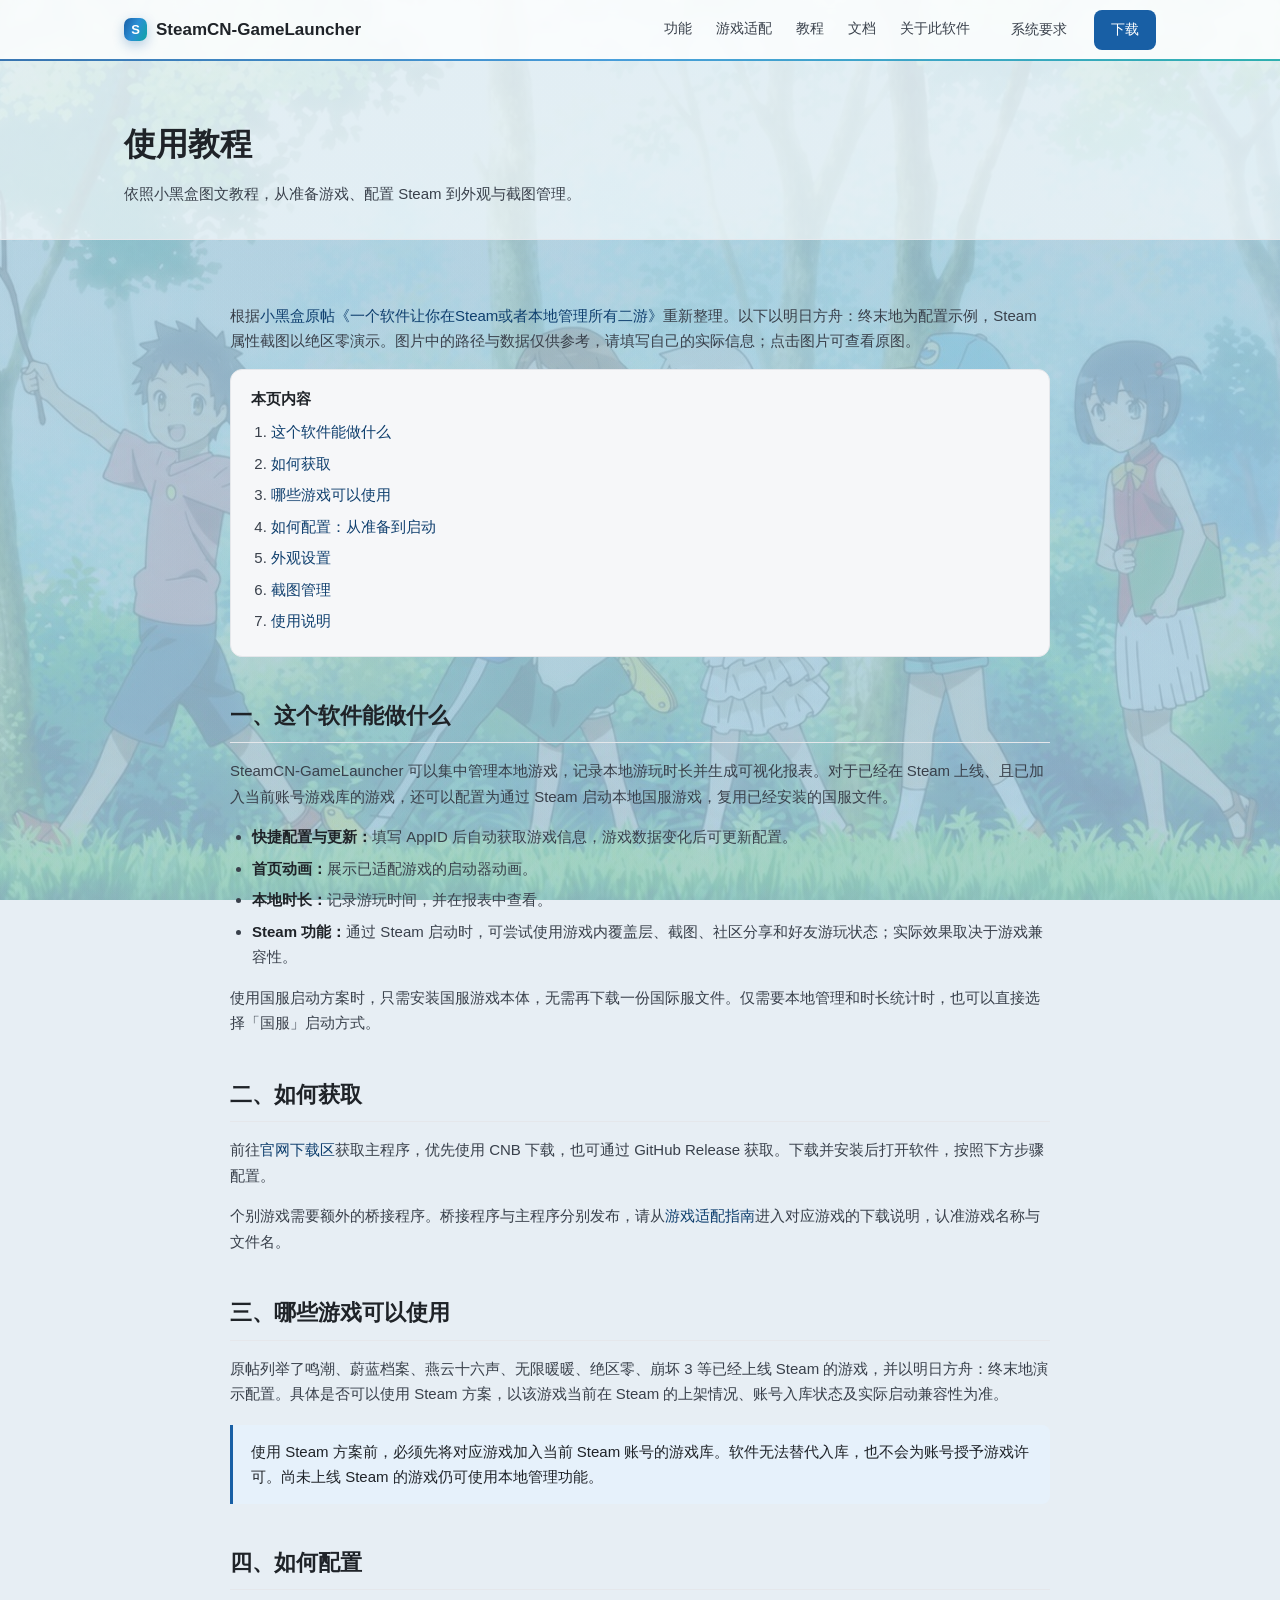
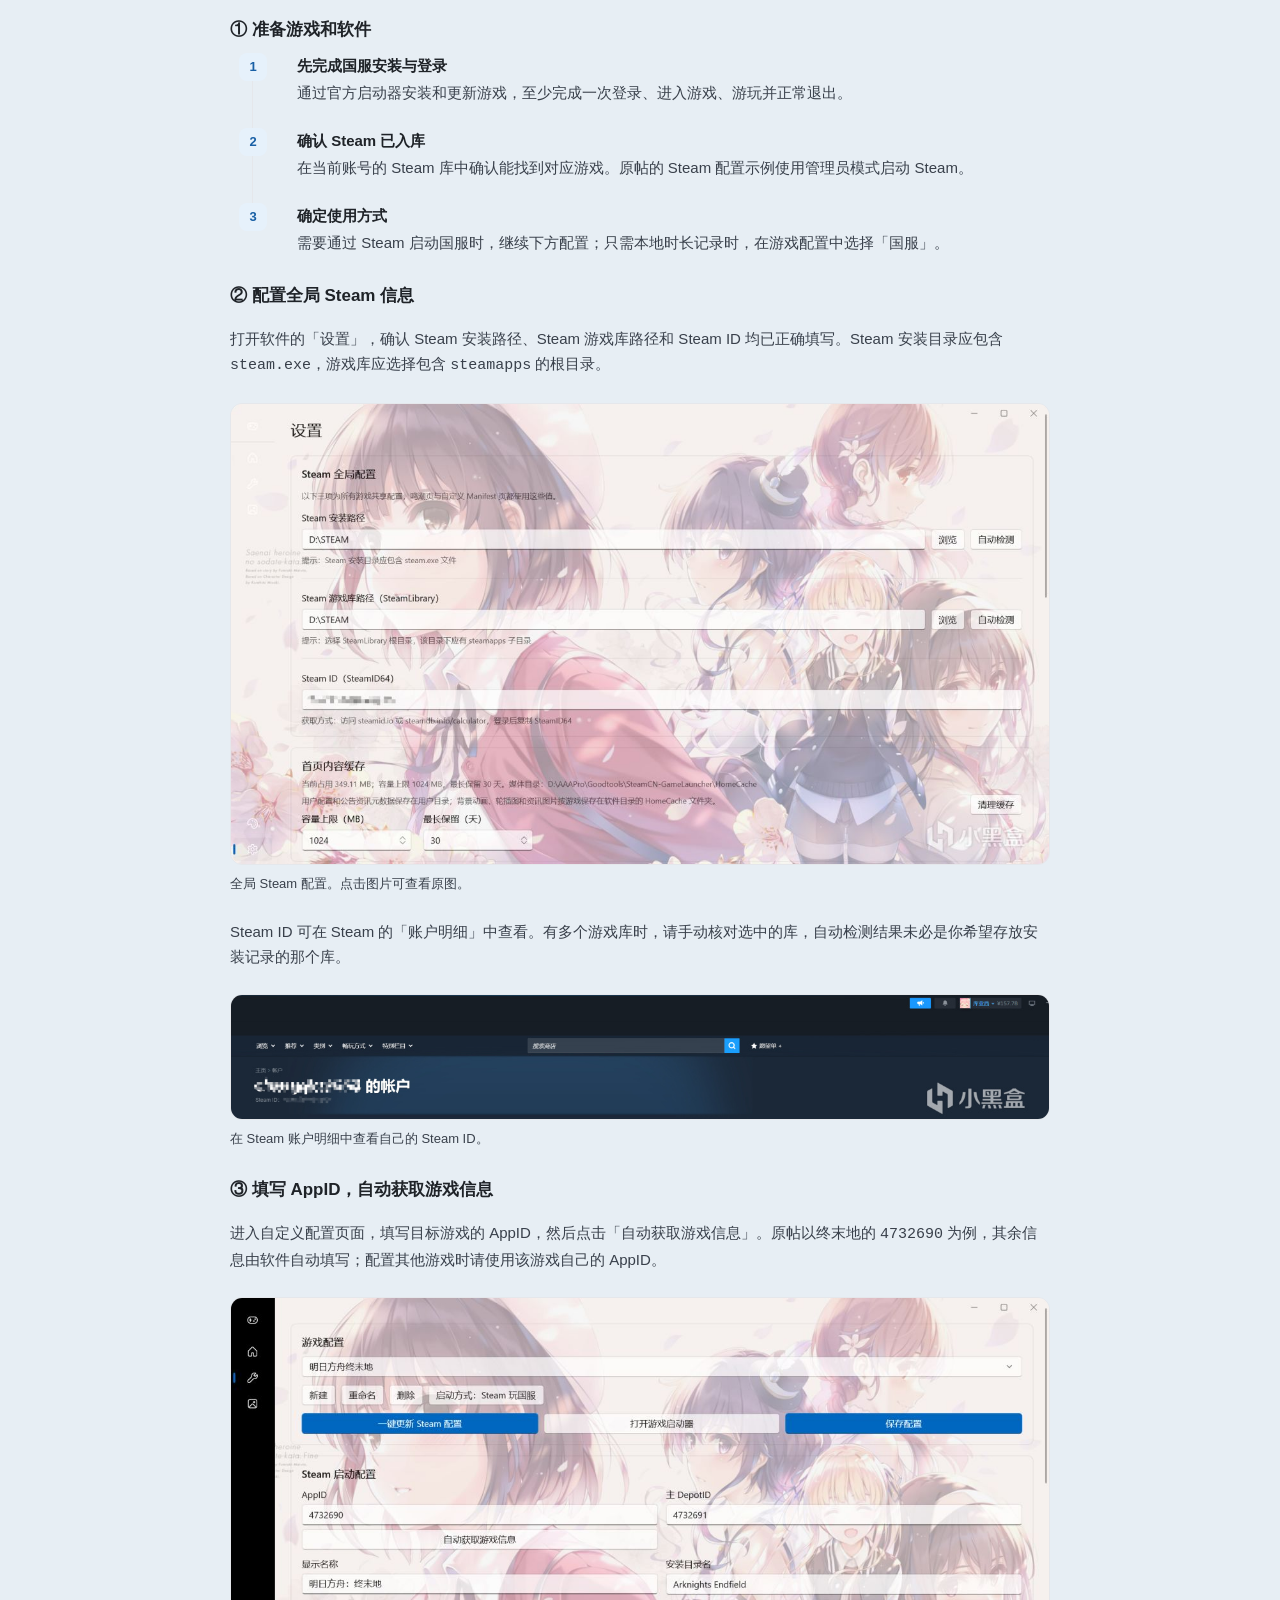
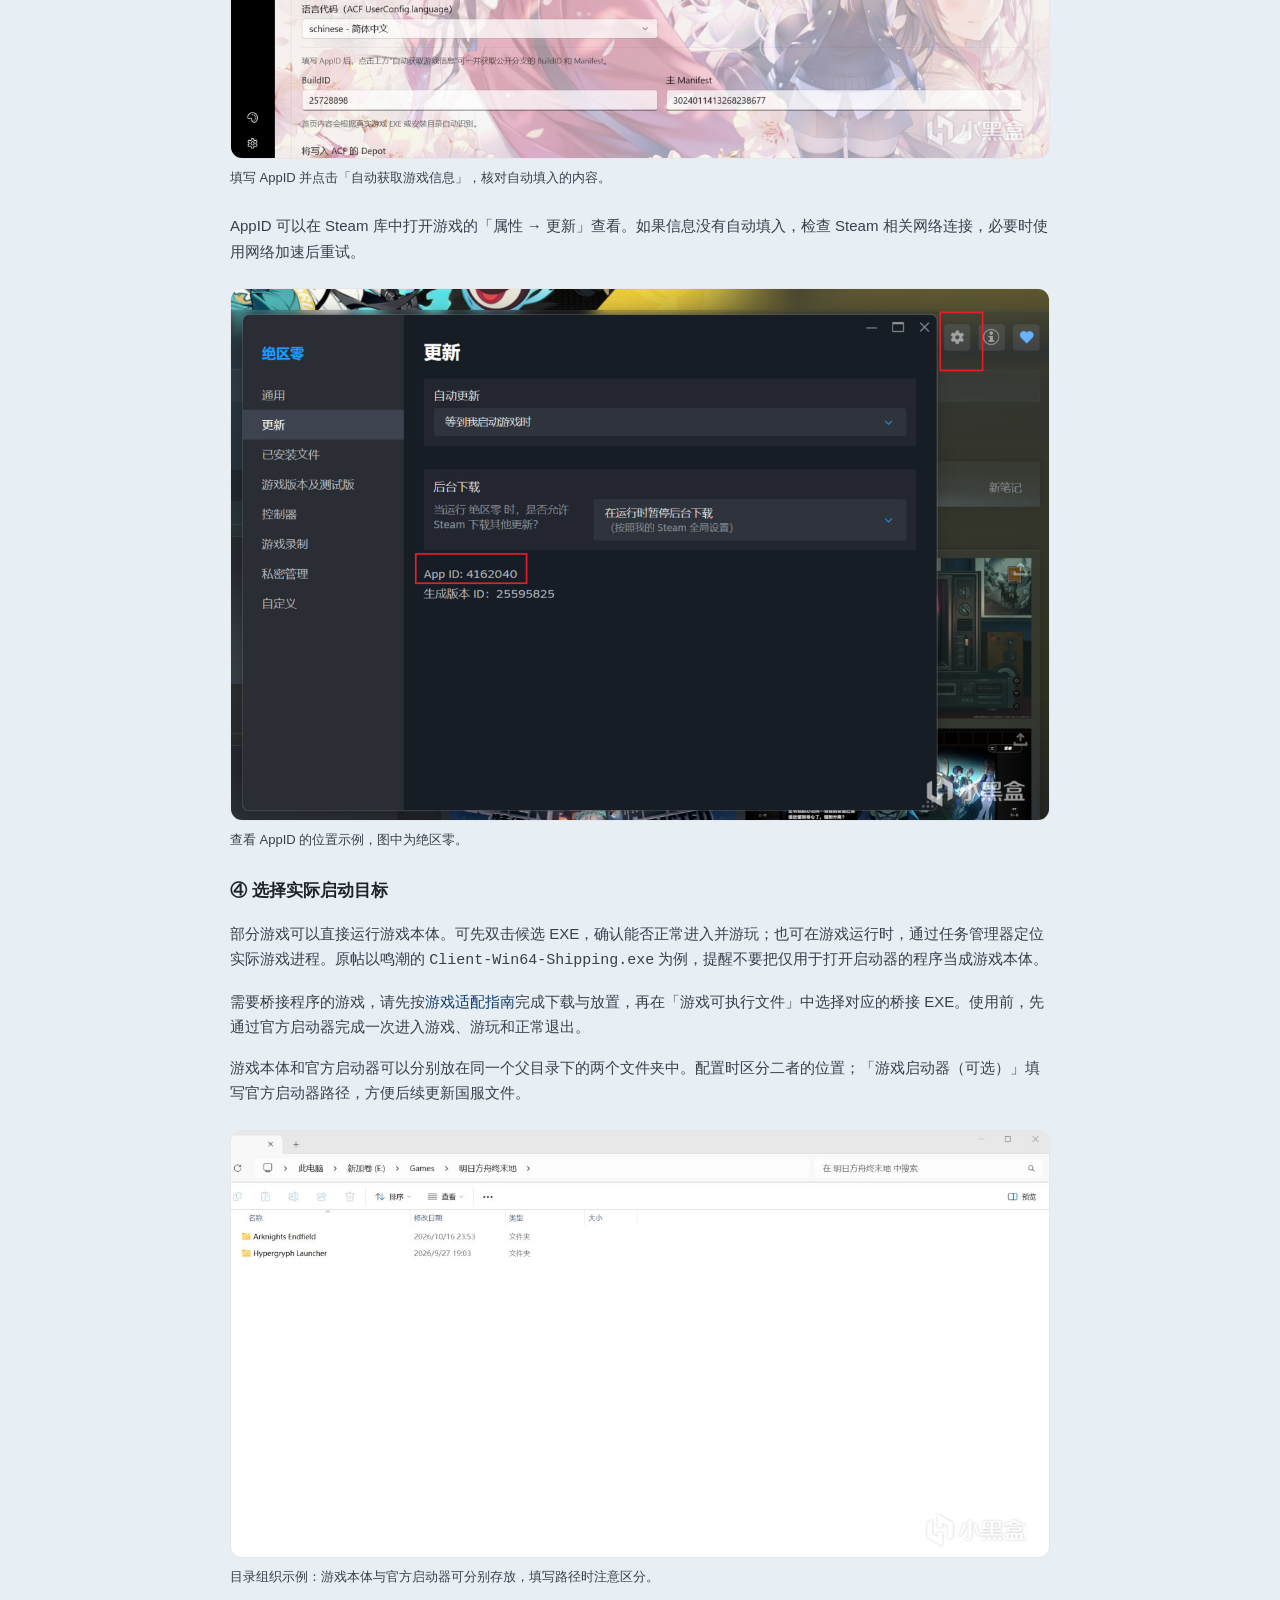
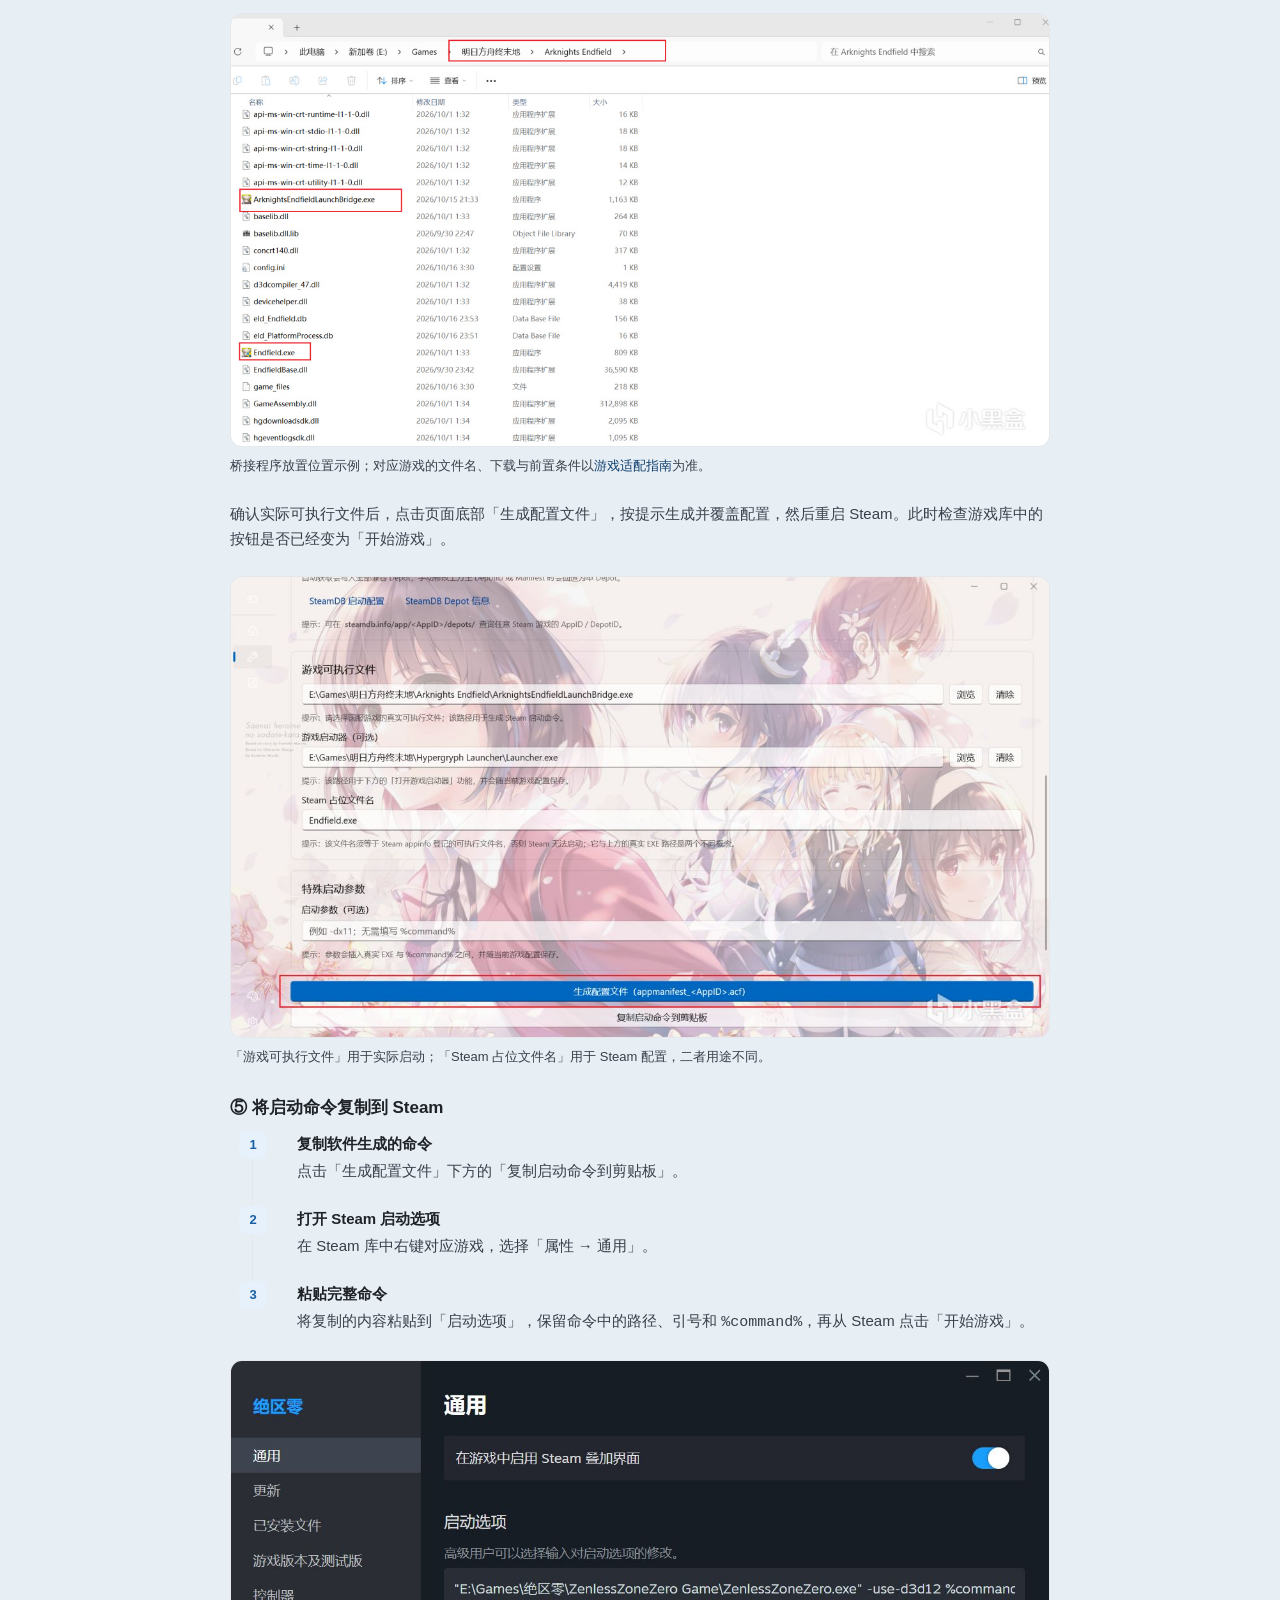
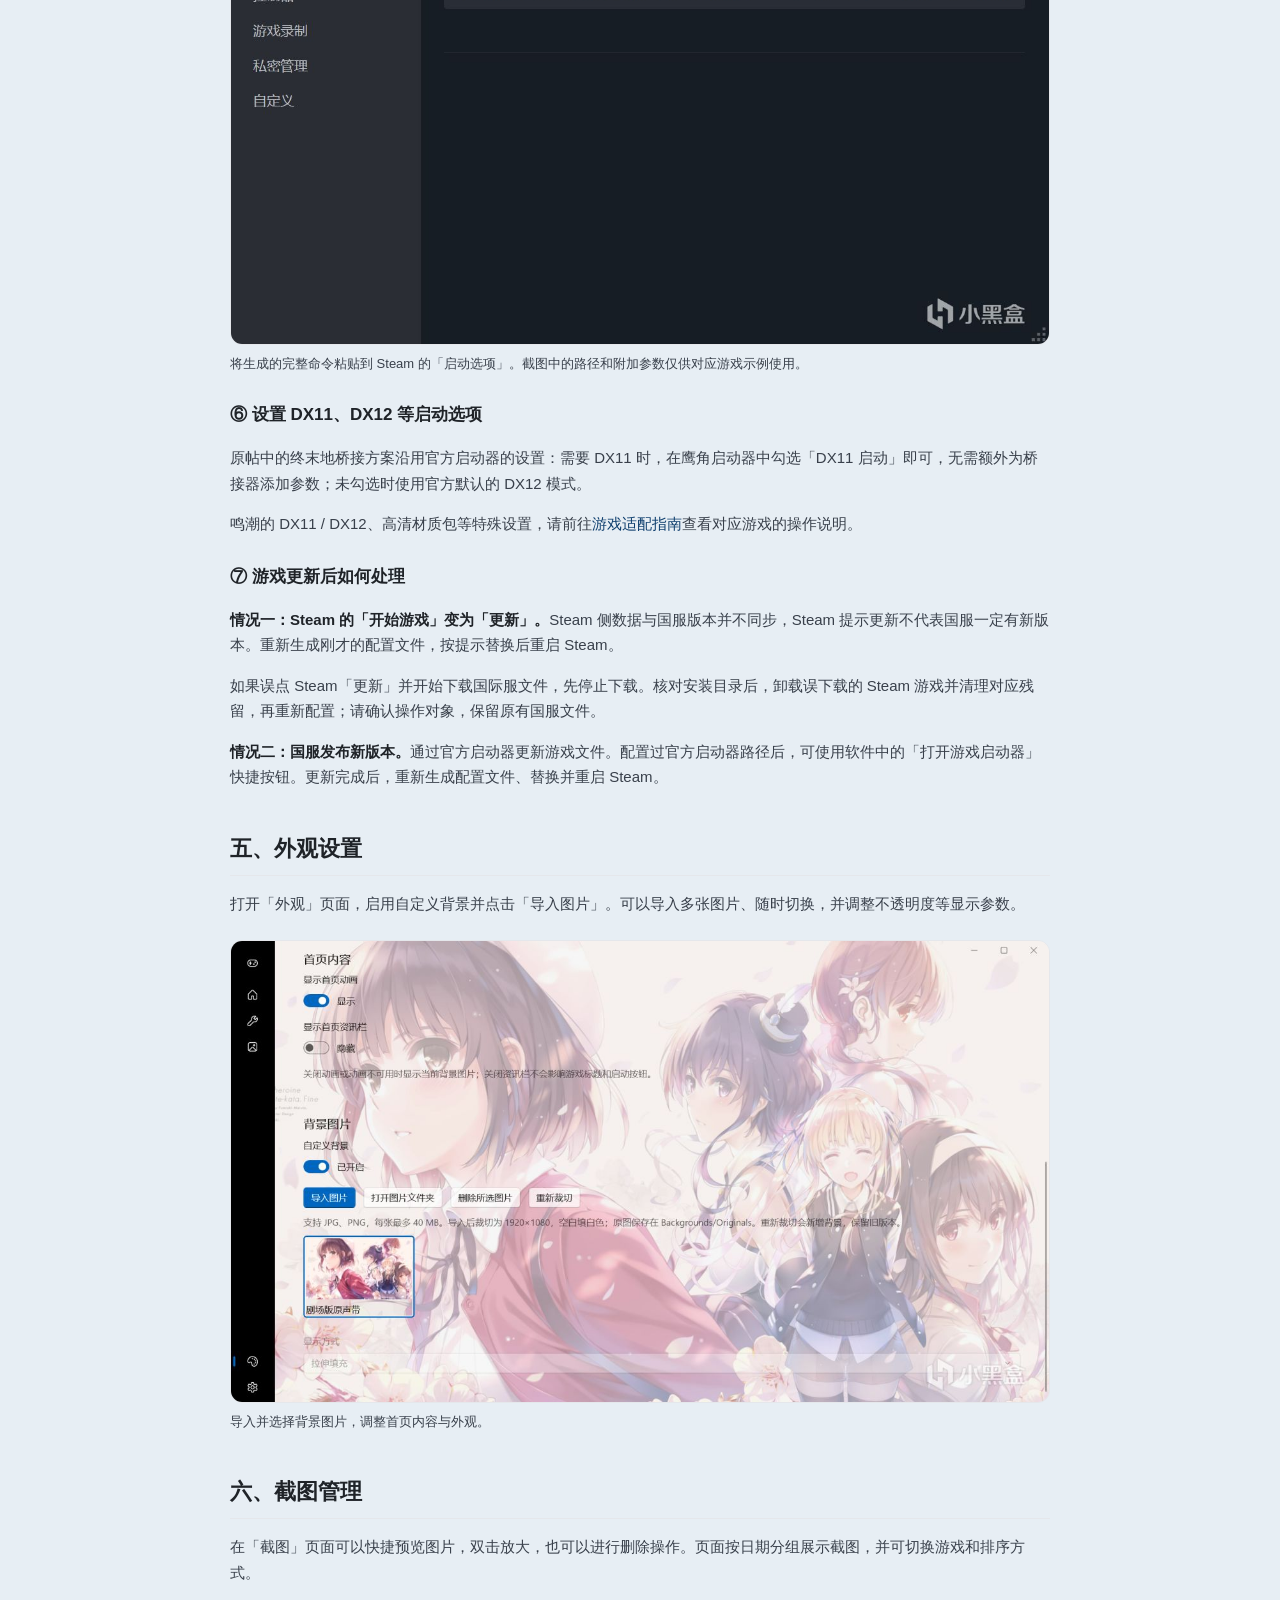
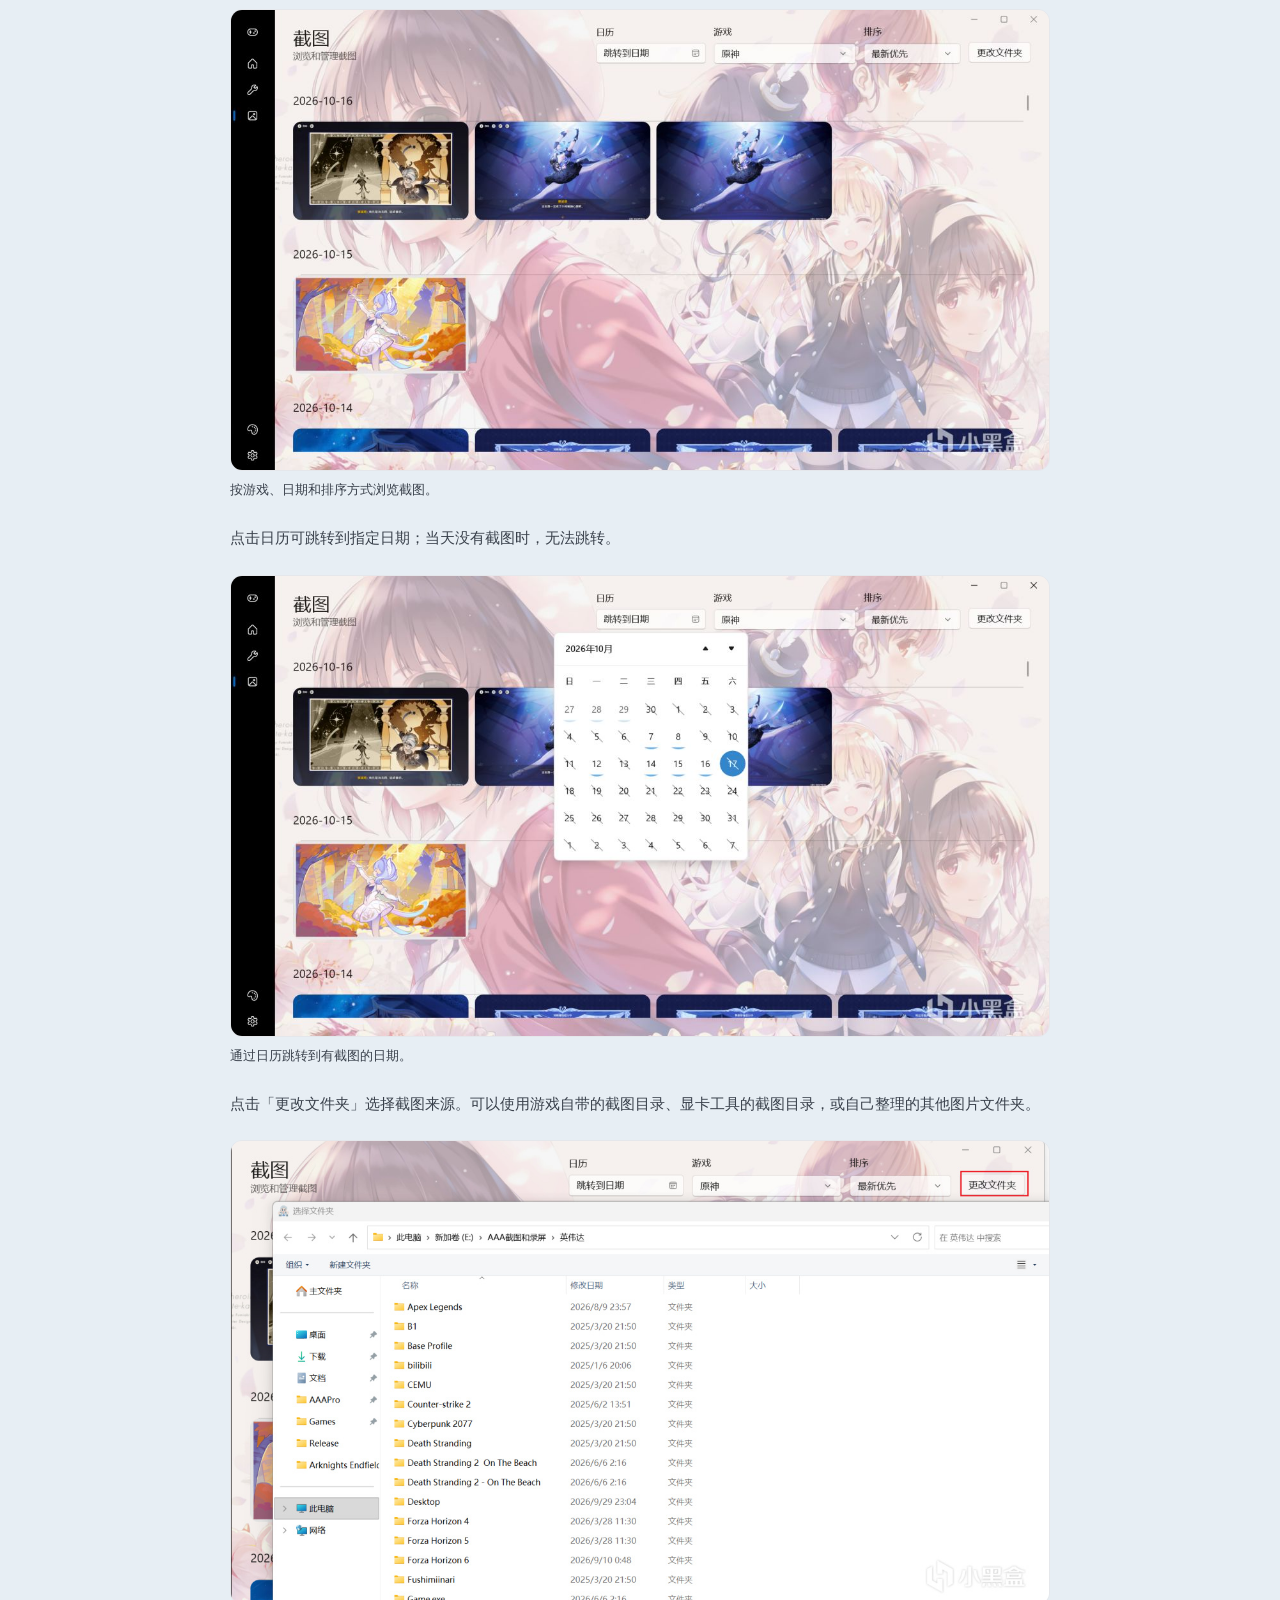
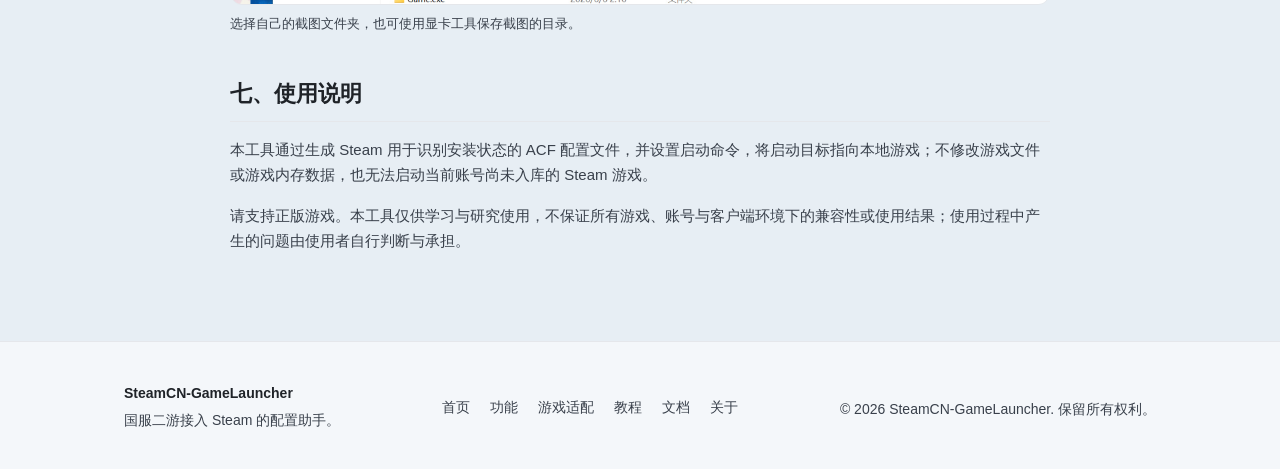
<file: tutorial.html>
<!DOCTYPE html>
<html lang="zh-CN">
<head>
  <meta charset="UTF-8">
  <meta name="viewport" content="width=device-width, initial-scale=1.0">
  <meta name="description" content="SteamCN-GameLauncher 图文教程：获取软件、填写 AppID、生成 Steam 配置、设置启动命令、处理游戏更新，以及外观和截图管理。">
  <title>使用教程 | SteamCN-GameLauncher</title>
  <link rel="icon" href="assets/favicon.svg" type="image/svg+xml">
  <link rel="stylesheet" href="css/style.css?v=20261114010334">
</head>
<body>

  <header class="site-header">
    <div class="container header-inner">
      <a class="logo" href="index.html"><span class="logo-mark" aria-hidden="true">S</span>SteamCN-GameLauncher</a>
      <nav class="nav-links">
        <a href="features.html">功能</a>
        <a href="game-guide.html">游戏适配</a>
        <a href="tutorial.html">教程</a>
        <a href="docs.html">文档</a>
        <a href="about.html">关于此软件</a>
      </nav>
      <div class="header-actions">
        <a class="btn btn-ghost" href="docs.html#requirements">系统要求</a>
        <a class="btn btn-primary" href="index.html#download">下载</a>
      </div>
    </div>
  </header>

  <section class="page-head">
    <div class="container">
      <h1>使用教程</h1>
      <p>依照小黑盒图文教程，从准备游戏、配置 Steam 到外观与截图管理。</p>
    </div>
  </section>

  <main class="container doc-body tutorial-body">
    <p>根据<a href="https://www.xiaoheihe.cn/app/bbs/link/cd36726760b4" target="_blank" rel="noopener noreferrer">小黑盒原帖《一个软件让你在Steam或者本地管理所有二游》</a>重新整理。以下以明日方舟：终末地为配置示例，Steam 属性截图以绝区零演示。图片中的路径与数据仅供参考，请填写自己的实际信息；点击图片可查看原图。</p>

    <div class="toc">
      <strong>本页内容</strong>
      <ol>
        <li><a href="#features">这个软件能做什么</a></li>
        <li><a href="#download">如何获取</a></li>
        <li><a href="#games">哪些游戏可以使用</a></li>
        <li><a href="#prepare">如何配置：从准备到启动</a></li>
        <li><a href="#appearance">外观设置</a></li>
        <li><a href="#screenshots">截图管理</a></li>
        <li><a href="#notes">使用说明</a></li>
      </ol>
    </div>

    <h2 id="features">一、这个软件能做什么</h2>
    <p>SteamCN-GameLauncher 可以集中管理本地游戏，记录本地游玩时长并生成可视化报表。对于已经在 Steam 上线、且已加入当前账号游戏库的游戏，还可以配置为通过 Steam 启动本地国服游戏，复用已经安装的国服文件。</p>
    <ul>
      <li><strong>快捷配置与更新：</strong>填写 AppID 后自动获取游戏信息，游戏数据变化后可更新配置。</li>
      <li><strong>首页动画：</strong>展示已适配游戏的启动器动画。</li>
      <li><strong>本地时长：</strong>记录游玩时间，并在报表中查看。</li>
      <li><strong>Steam 功能：</strong>通过 Steam 启动时，可尝试使用游戏内覆盖层、截图、社区分享和好友游玩状态；实际效果取决于游戏兼容性。</li>
    </ul>
    <p>使用国服启动方案时，只需安装国服游戏本体，无需再下载一份国际服文件。仅需要本地管理和时长统计时，也可以直接选择「国服」启动方式。</p>

    <h2 id="download">二、如何获取</h2>
    <p>前往<a href="index.html#download">官网下载区</a>获取主程序，优先使用 CNB 下载，也可通过 GitHub Release 获取。下载并安装后打开软件，按照下方步骤配置。</p>
    <p>个别游戏需要额外的桥接程序。桥接程序与主程序分别发布，请从<a href="game-guide.html">游戏适配指南</a>进入对应游戏的下载说明，认准游戏名称与文件名。</p>

    <h2 id="games">三、哪些游戏可以使用</h2>
    <p>原帖列举了鸣潮、蔚蓝档案、燕云十六声、无限暖暖、绝区零、崩坏 3 等已经上线 Steam 的游戏，并以明日方舟：终末地演示配置。具体是否可以使用 Steam 方案，以该游戏当前在 Steam 的上架情况、账号入库状态及实际启动兼容性为准。</p>
    <div class="note"><p>使用 Steam 方案前，必须先将对应游戏加入当前 Steam 账号的游戏库。软件无法替代入库，也不会为账号授予游戏许可。尚未上线 Steam 的游戏仍可使用本地管理功能。</p></div>

    <h2 id="prepare">四、如何配置</h2>
    <h3>① 准备游戏和软件</h3>
    <ol class="steps-list">
      <li><strong>先完成国服安装与登录</strong>通过官方启动器安装和更新游戏，至少完成一次登录、进入游戏、游玩并正常退出。</li>
      <li><strong>确认 Steam 已入库</strong>在当前账号的 Steam 库中确认能找到对应游戏。原帖的 Steam 配置示例使用管理员模式启动 Steam。</li>
      <li><strong>确定使用方式</strong>需要通过 Steam 启动国服时，继续下方配置；只需本地时长记录时，在游戏配置中选择「国服」。</li>
    </ol>

    <h3 id="steam-settings">② 配置全局 Steam 信息</h3>
    <p>打开软件的「设置」，确认 Steam 安装路径、Steam 游戏库路径和 Steam ID 均已正确填写。Steam 安装目录应包含 <code>steam.exe</code>，游戏库应选择包含 <code>steamapps</code> 的根目录。</p>
    <figure class="tutorial-figure"><a href="assets/tutorial/step-1.jpg" target="_blank" rel="noopener"><img src="assets/tutorial/step-1.jpg" alt="助手设置中的 Steam 安装路径、游戏库路径和 SteamID64" width="1280" height="720" loading="lazy"></a><figcaption>全局 Steam 配置。点击图片可查看原图。</figcaption></figure>
    <p>Steam ID 可在 Steam 的「账户明细」中查看。有多个游戏库时，请手动核对选中的库，自动检测结果未必是你希望存放安装记录的那个库。</p>
    <figure class="tutorial-figure"><a href="assets/tutorial/step-2.jpg" target="_blank" rel="noopener"><img src="assets/tutorial/step-2.jpg" alt="Steam 账户明细中的 Steam ID 位置，示例账号已遮挡" width="1280" height="194" loading="lazy"></a><figcaption>在 Steam 账户明细中查看自己的 Steam ID。</figcaption></figure>

    <h3 id="add">③ 填写 AppID，自动获取游戏信息</h3>
    <p>进入自定义配置页面，填写目标游戏的 AppID，然后点击「自动获取游戏信息」。原帖以终末地的 <code>4732690</code> 为例，其余信息由软件自动填写；配置其他游戏时请使用该游戏自己的 AppID。</p>
    <figure class="tutorial-figure"><a href="assets/tutorial/step-3.jpg" target="_blank" rel="noopener"><img src="assets/tutorial/step-3.jpg" alt="填写 AppID 后自动获取游戏名称、安装目录和 Steam 配置" width="1280" height="720" loading="lazy"></a><figcaption>填写 AppID 并点击「自动获取游戏信息」，核对自动填入的内容。</figcaption></figure>
    <p>AppID 可以在 Steam 库中打开游戏的「属性 → 更新」查看。如果信息没有自动填入，检查 Steam 相关网络连接，必要时使用网络加速后重试。</p>
    <figure class="tutorial-figure"><a href="assets/tutorial/step-4.jpg" target="_blank" rel="noopener"><img src="assets/tutorial/step-4.jpg" alt="Steam 游戏属性的更新页面中显示 App ID 的位置" width="1280" height="830" loading="lazy"></a><figcaption>查看 AppID 的位置示例，图中为绝区零。</figcaption></figure>

    <h3 id="bridge">④ 选择实际启动目标</h3>
    <p>部分游戏可以直接运行游戏本体。可先双击候选 EXE，确认能否正常进入并游玩；也可在游戏运行时，通过任务管理器定位实际游戏进程。原帖以鸣潮的 <code>Client-Win64-Shipping.exe</code> 为例，提醒不要把仅用于打开启动器的程序当成游戏本体。</p>
    <p>需要桥接程序的游戏，请先按<a href="game-guide.html">游戏适配指南</a>完成下载与放置，再在「游戏可执行文件」中选择对应的桥接 EXE。使用前，先通过官方启动器完成一次进入游戏、游玩和正常退出。</p>
    <p>游戏本体和官方启动器可以分别放在同一个父目录下的两个文件夹中。配置时区分二者的位置；「游戏启动器（可选）」填写官方启动器路径，方便后续更新国服文件。</p>
    <figure class="tutorial-figure"><a href="assets/tutorial/step-5.jpg" target="_blank" rel="noopener"><img src="assets/tutorial/step-5.jpg" alt="游戏本体与官方启动器分别存放在两个文件夹的目录示例" width="1280" height="668" loading="lazy"></a><figcaption>目录组织示例：游戏本体与官方启动器可分别存放，填写路径时注意区分。</figcaption></figure>
    <figure class="tutorial-figure"><a href="assets/tutorial/step-6.jpg" target="_blank" rel="noopener"><img src="assets/tutorial/step-6.jpg" alt="原帖中桥接程序与游戏本体位于同一目录的示例" width="1280" height="676" loading="lazy"></a><figcaption>桥接程序放置位置示例；对应游戏的文件名、下载与前置条件以<a href="game-guide.html">游戏适配指南</a>为准。</figcaption></figure>
    <p>确认实际可执行文件后，点击页面底部「生成配置文件」，按提示生成并覆盖配置，然后重启 Steam。此时检查游戏库中的按钮是否已经变为「开始游戏」。</p>
    <figure class="tutorial-figure"><a href="assets/tutorial/step-7.jpg" target="_blank" rel="noopener"><img src="assets/tutorial/step-7.jpg" alt="选择实际可执行文件和可选启动器后生成配置文件并复制启动命令" width="1280" height="720" loading="lazy"></a><figcaption>「游戏可执行文件」用于实际启动；「Steam 占位文件名」用于 Steam 配置，二者用途不同。</figcaption></figure>

    <h3 id="save">⑤ 将启动命令复制到 Steam</h3>
    <ol class="steps-list">
      <li><strong>复制软件生成的命令</strong>点击「生成配置文件」下方的「复制启动命令到剪贴板」。</li>
      <li><strong>打开 Steam 启动选项</strong>在 Steam 库中右键对应游戏，选择「属性 → 通用」。</li>
      <li><strong>粘贴完整命令</strong>将复制的内容粘贴到「启动选项」，保留命令中的路径、引号和 <code>%command%</code>，再从 Steam 点击「开始游戏」。</li>
    </ol>
    <figure class="tutorial-figure"><a href="assets/tutorial/step-8.jpg" target="_blank" rel="noopener"><img src="assets/tutorial/step-8.jpg" alt="Steam 属性通用页面中的启动选项输入框" width="1259" height="898" loading="lazy"></a><figcaption>将生成的完整命令粘贴到 Steam 的「启动选项」。截图中的路径和附加参数仅供对应游戏示例使用。</figcaption></figure>

    <h3>⑥ 设置 DX11、DX12 等启动选项</h3>
    <p>原帖中的终末地桥接方案沿用官方启动器的设置：需要 DX11 时，在鹰角启动器中勾选「DX11 启动」即可，无需额外为桥接器添加参数；未勾选时使用官方默认的 DX12 模式。</p>
    <p>鸣潮的 DX11 / DX12、高清材质包等特殊设置，请前往<a href="game-guide.html">游戏适配指南</a>查看对应游戏的操作说明。</p>

    <h3 id="update">⑦ 游戏更新后如何处理</h3>
    <p><strong>情况一：Steam 的「开始游戏」变为「更新」。</strong>Steam 侧数据与国服版本并不同步，Steam 提示更新不代表国服一定有新版本。重新生成刚才的配置文件，按提示替换后重启 Steam。</p>
    <p>如果误点 Steam「更新」并开始下载国际服文件，先停止下载。核对安装目录后，卸载误下载的 Steam 游戏并清理对应残留，再重新配置；请确认操作对象，保留原有国服文件。</p>
    <p><strong>情况二：国服发布新版本。</strong>通过官方启动器更新游戏文件。配置过官方启动器路径后，可使用软件中的「打开游戏启动器」快捷按钮。更新完成后，重新生成配置文件、替换并重启 Steam。</p>

    <h2 id="appearance">五、外观设置</h2>
    <p>打开「外观」页面，启用自定义背景并点击「导入图片」。可以导入多张图片、随时切换，并调整不透明度等显示参数。</p>
    <figure class="tutorial-figure"><a href="assets/tutorial/step-9.jpg" target="_blank" rel="noopener"><img src="assets/tutorial/step-9.jpg" alt="外观页面中的首页动画开关、自定义背景开关与导入图片按钮" width="1280" height="720" loading="lazy"></a><figcaption>导入并选择背景图片，调整首页内容与外观。</figcaption></figure>

    <h2 id="screenshots">六、截图管理</h2>
    <p>在「截图」页面可以快捷预览图片，双击放大，也可以进行删除操作。页面按日期分组展示截图，并可切换游戏和排序方式。</p>
    <figure class="tutorial-figure"><a href="assets/tutorial/step-10.jpg" target="_blank" rel="noopener"><img src="assets/tutorial/step-10.jpg" alt="截图页面按日期分组展示游戏截图，并可选择游戏和排序方式" width="1280" height="720" loading="lazy"></a><figcaption>按游戏、日期和排序方式浏览截图。</figcaption></figure>
    <p>点击日历可跳转到指定日期；当天没有截图时，无法跳转。</p>
    <figure class="tutorial-figure"><a href="assets/tutorial/step-11.jpg" target="_blank" rel="noopener"><img src="assets/tutorial/step-11.jpg" alt="截图日历中可跳转到有截图的日期" width="1280" height="720" loading="lazy"></a><figcaption>通过日历跳转到有截图的日期。</figcaption></figure>
    <p>点击「更改文件夹」选择截图来源。可以使用游戏自带的截图目录、显卡工具的截图目录，或自己整理的其他图片文件夹。</p>
    <figure class="tutorial-figure"><a href="assets/tutorial/step-12.jpg" target="_blank" rel="noopener"><img src="assets/tutorial/step-12.jpg" alt="点击更改文件夹后选择自定义截图目录" width="1280" height="724" loading="lazy"></a><figcaption>选择自己的截图文件夹，也可使用显卡工具保存截图的目录。</figcaption></figure>

    <h2 id="notes">七、使用说明</h2>
    <p>本工具通过生成 Steam 用于识别安装状态的 ACF 配置文件，并设置启动命令，将启动目标指向本地游戏；不修改游戏文件或游戏内存数据，也无法启动当前账号尚未入库的 Steam 游戏。</p>
    <p>请支持正版游戏。本工具仅供学习与研究使用，不保证所有游戏、账号与客户端环境下的兼容性或使用结果；使用过程中产生的问题由使用者自行判断与承担。</p>
  </main>

  <footer class="site-footer">
    <div class="container footer-inner">
      <div>
        <strong>SteamCN-GameLauncher</strong>
        <p class="muted">国服二游接入 Steam 的配置助手。</p>
      </div>
      <nav class="footer-links">
        <a href="index.html">首页</a>
        <a href="features.html">功能</a>
        <a href="game-guide.html">游戏适配</a>
        <a href="tutorial.html">教程</a>
        <a href="docs.html">文档</a>
        <a href="about.html">关于</a>
      </nav>
      <p class="muted">© 2026 SteamCN-GameLauncher. 保留所有权利。</p>
    </div>
  </footer>

</body>
</html>
</file>
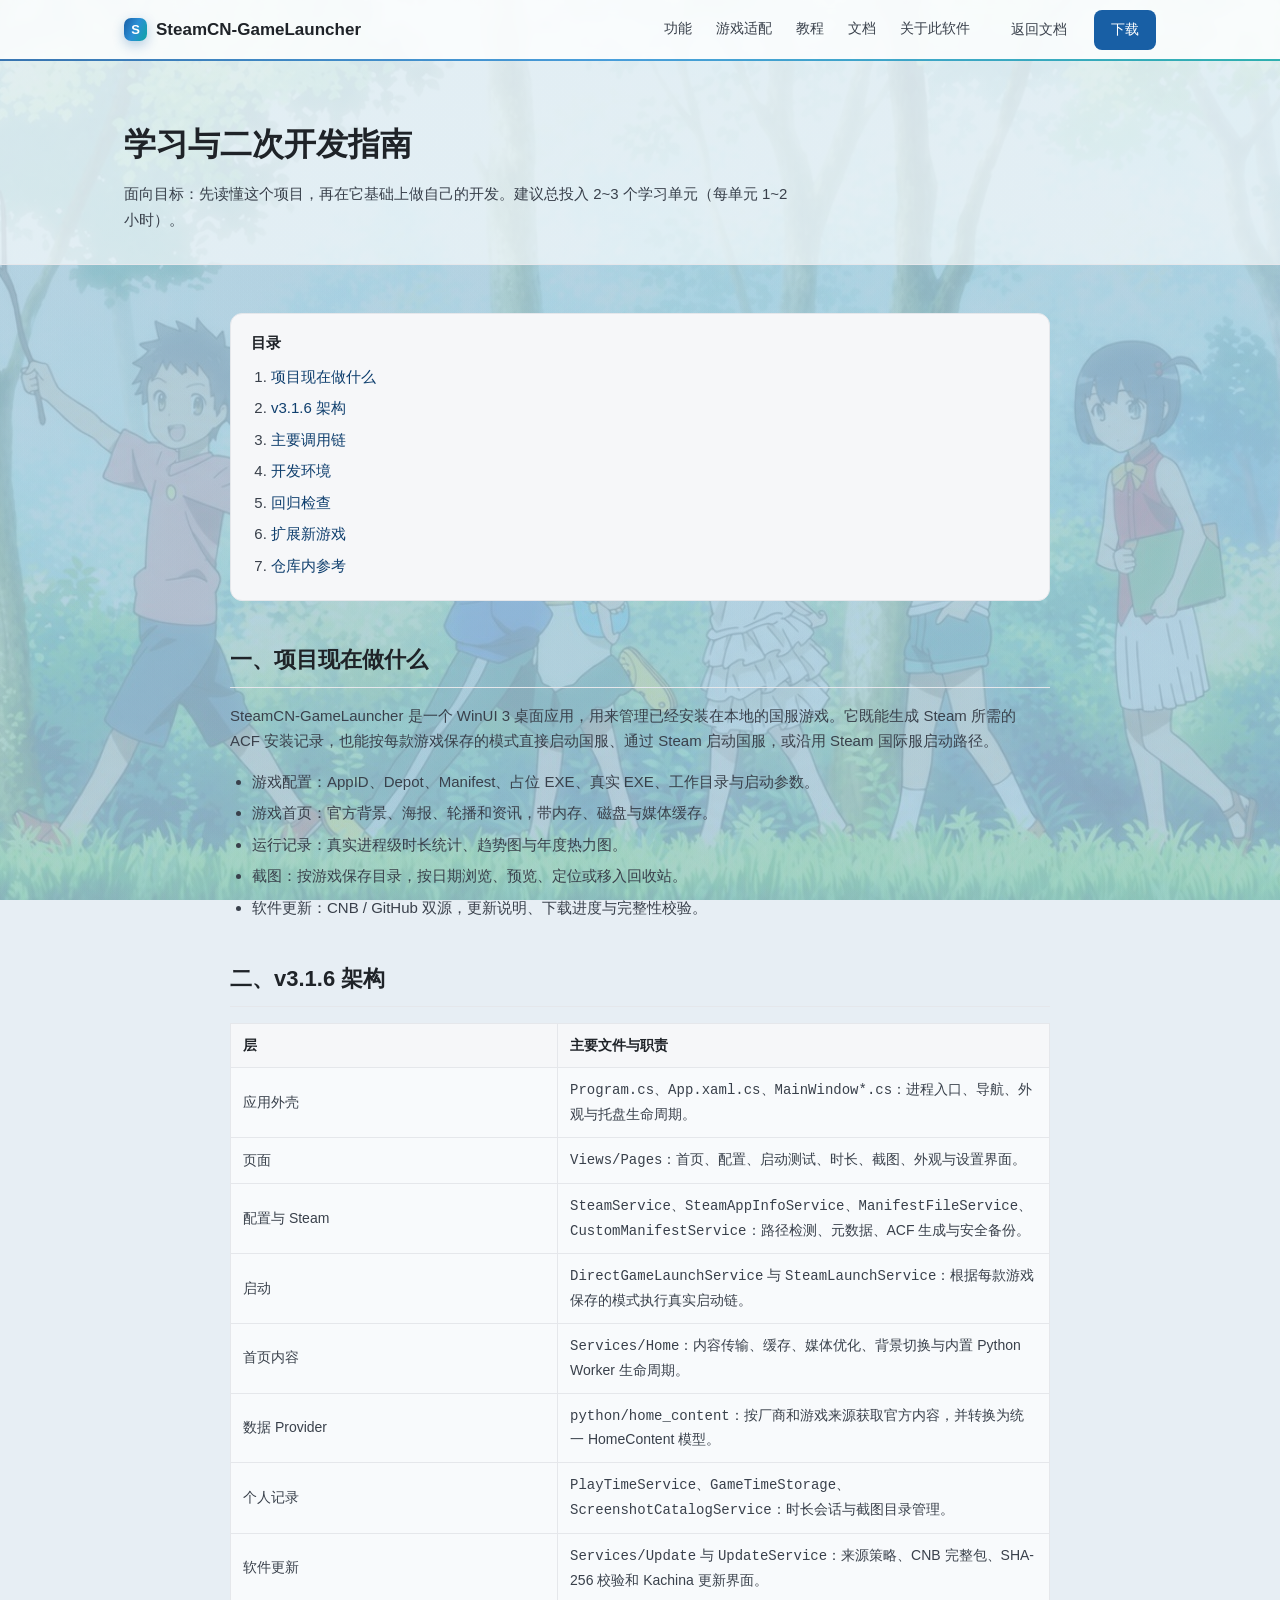
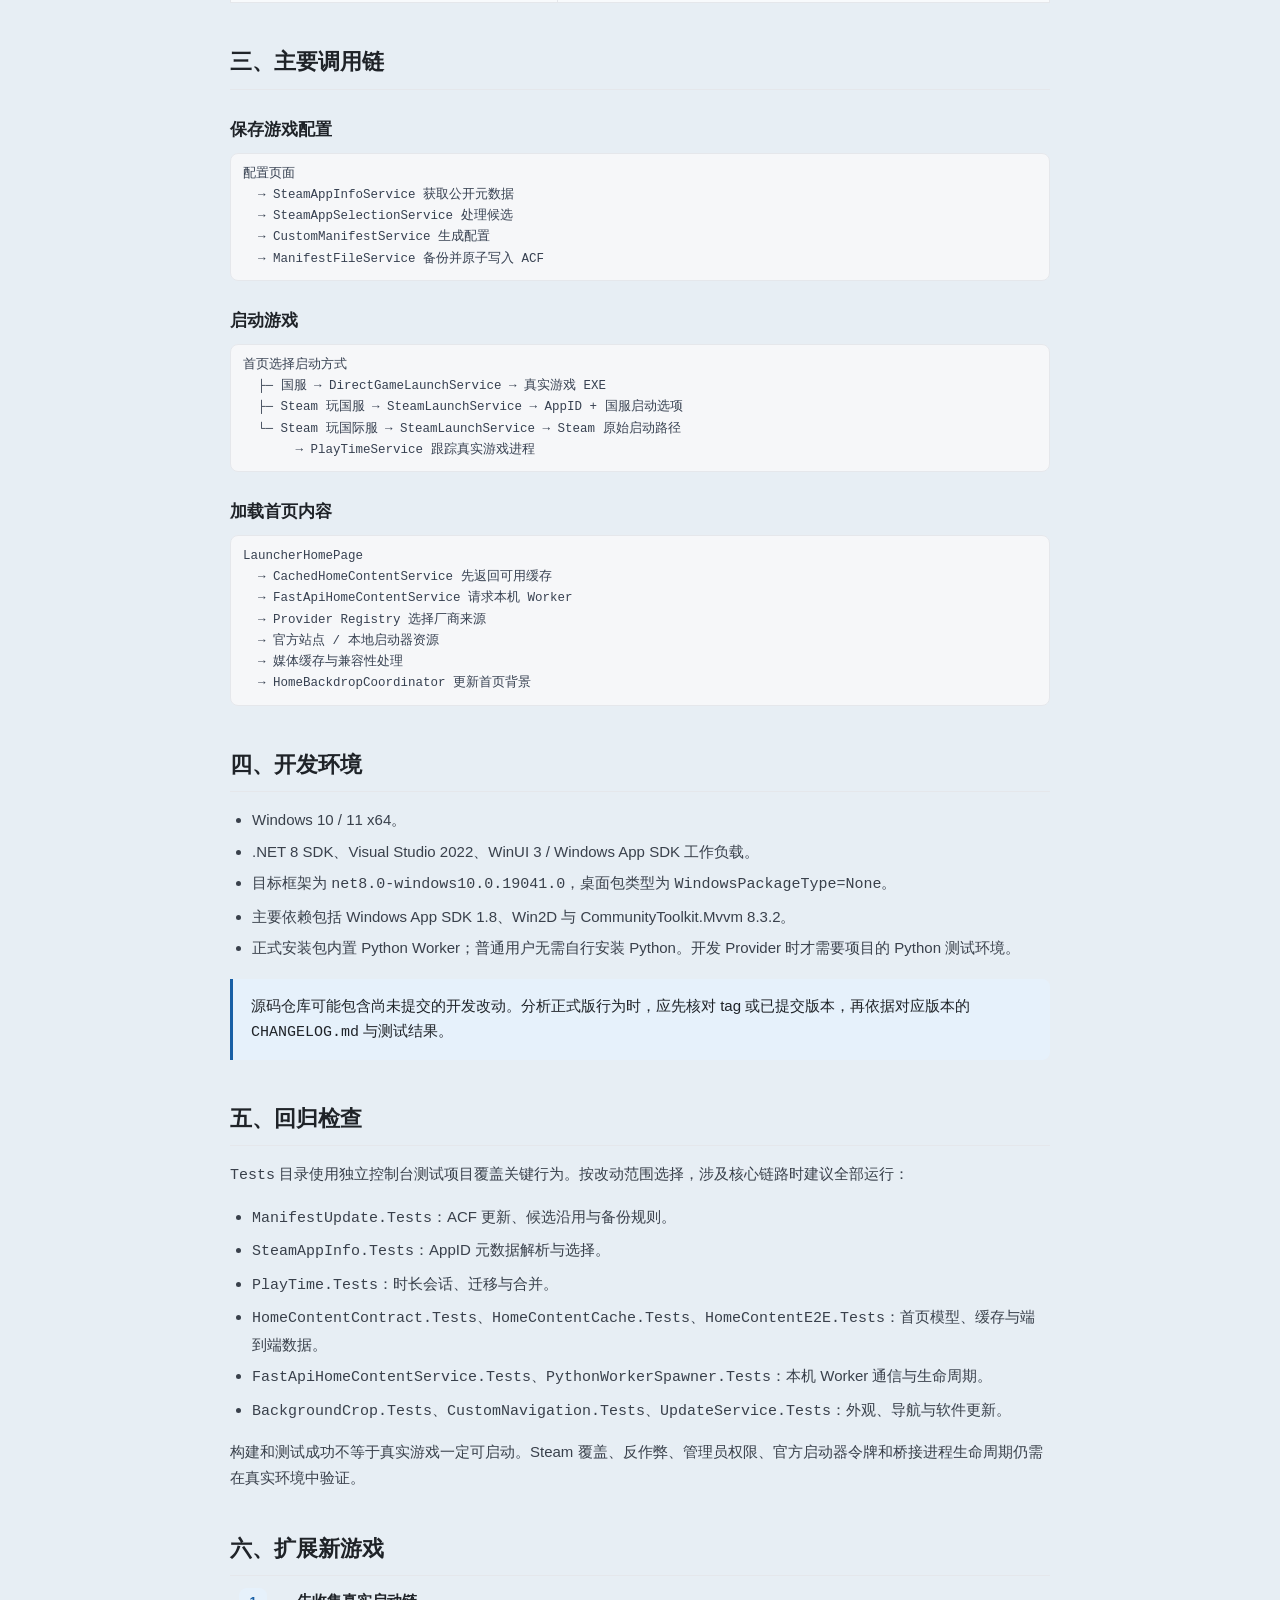
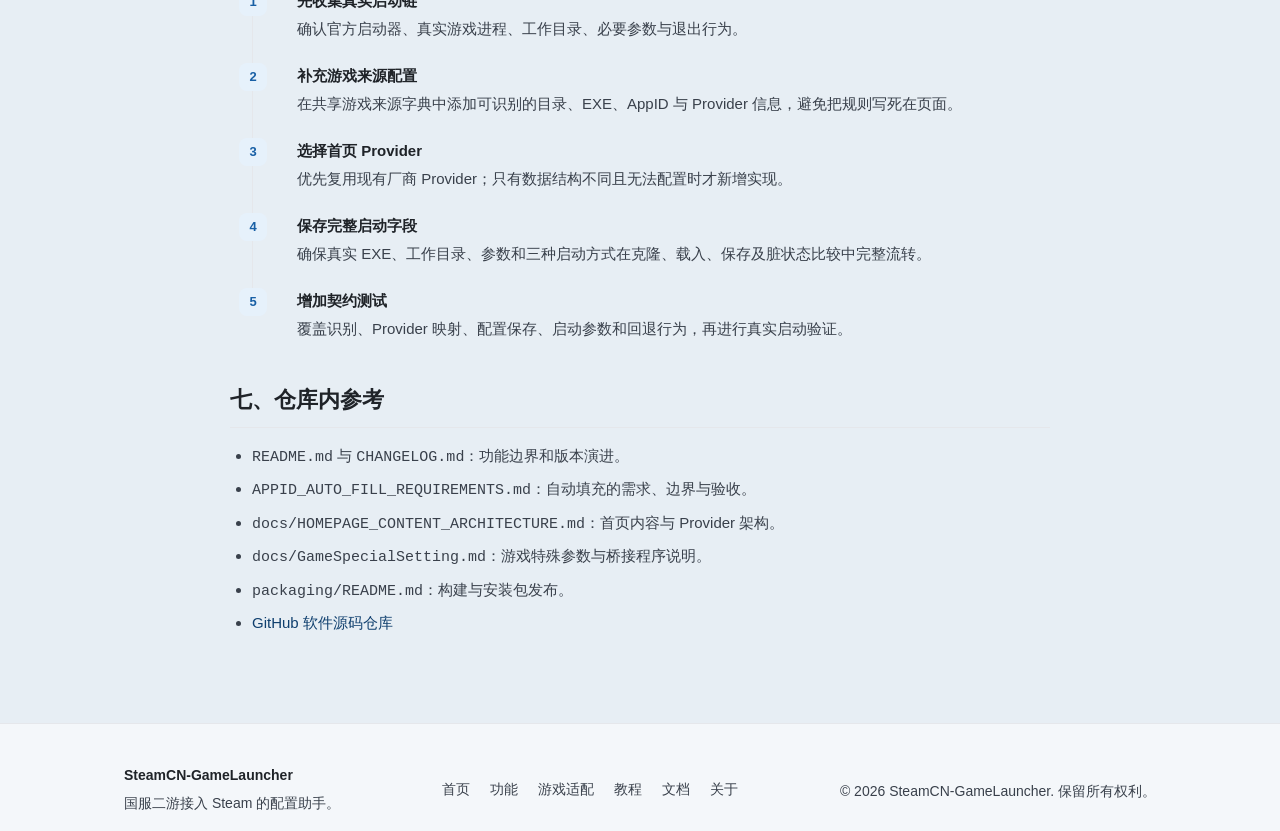
<file: docs/learning-guide.html>
<!DOCTYPE html>
<html lang="zh-CN">
<head>
  <meta charset="UTF-8">
  <meta name="viewport" content="width=device-width, initial-scale=1.0">
  <meta name="description" content="SteamCN-GameLauncher 学习与二次开发指南：项目原理、开发环境、学习路线、二次开发任务与排错方法。">
  <title>学习与二次开发指南 | SteamCN-GameLauncher</title>
  <link rel="icon" href="../assets/favicon.svg" type="image/svg+xml">
  <link rel="stylesheet" href="../css/style.css?v=20261114010334">
</head>
<body>

  <header class="site-header">
    <div class="container header-inner">
      <a class="logo" href="../index.html"><span class="logo-mark" aria-hidden="true">S</span>SteamCN-GameLauncher</a>
      <nav class="nav-links">
        <a href="../features.html">功能</a>
        <a href="../game-guide.html">游戏适配</a>
        <a href="../tutorial.html">教程</a>
        <a href="../docs.html">文档</a>
        <a href="../about.html">关于此软件</a>
      </nav>
      <div class="header-actions">
        <a class="btn btn-ghost" href="../docs.html">返回文档</a>
        <a class="btn btn-primary" href="../index.html#download">下载</a>
      </div>
    </div>
  </header>

  <section class="page-head">
    <div class="container">
      <h1>学习与二次开发指南</h1>
      <p>面向目标：先读懂这个项目，再在它基础上做自己的开发。建议总投入 2~3 个学习单元（每单元 1~2 小时）。</p>
    </div>
  </section>

  <main class="container doc-body">
    <div class="toc">
      <strong>目录</strong>
      <ol>
        <li><a href="#overview">项目现在做什么</a></li>
        <li><a href="#architecture">v3.1.6 架构</a></li>
        <li><a href="#flows">主要调用链</a></li>
        <li><a href="#environment">开发环境</a></li>
        <li><a href="#tests">回归检查</a></li>
        <li><a href="#extend">扩展新游戏</a></li>
        <li><a href="#references">仓库内参考</a></li>
      </ol>
    </div>

    <h2 id="overview">一、项目现在做什么</h2>
    <p>SteamCN-GameLauncher 是一个 WinUI 3 桌面应用，用来管理已经安装在本地的国服游戏。它既能生成 Steam 所需的 ACF 安装记录，也能按每款游戏保存的模式直接启动国服、通过 Steam 启动国服，或沿用 Steam 国际服启动路径。</p>
    <ul>
      <li>游戏配置：AppID、Depot、Manifest、占位 EXE、真实 EXE、工作目录与启动参数。</li>
      <li>游戏首页：官方背景、海报、轮播和资讯，带内存、磁盘与媒体缓存。</li>
      <li>运行记录：真实进程级时长统计、趋势图与年度热力图。</li>
      <li>截图：按游戏保存目录，按日期浏览、预览、定位或移入回收站。</li>
      <li>软件更新：CNB / GitHub 双源，更新说明、下载进度与完整性校验。</li>
    </ul>

    <h2 id="architecture">二、v3.1.6 架构</h2>
    <table class="spec-table">
      <tr><th>层</th><th>主要文件与职责</th></tr>
      <tr><td>应用外壳</td><td><code>Program.cs</code>、<code>App.xaml.cs</code>、<code>MainWindow*.cs</code>：进程入口、导航、外观与托盘生命周期。</td></tr>
      <tr><td>页面</td><td><code>Views/Pages</code>：首页、配置、启动测试、时长、截图、外观与设置界面。</td></tr>
      <tr><td>配置与 Steam</td><td><code>SteamService</code>、<code>SteamAppInfoService</code>、<code>ManifestFileService</code>、<code>CustomManifestService</code>：路径检测、元数据、ACF 生成与安全备份。</td></tr>
      <tr><td>启动</td><td><code>DirectGameLaunchService</code> 与 <code>SteamLaunchService</code>：根据每款游戏保存的模式执行真实启动链。</td></tr>
      <tr><td>首页内容</td><td><code>Services/Home</code>：内容传输、缓存、媒体优化、背景切换与内置 Python Worker 生命周期。</td></tr>
      <tr><td>数据 Provider</td><td><code>python/home_content</code>：按厂商和游戏来源获取官方内容，并转换为统一 HomeContent 模型。</td></tr>
      <tr><td>个人记录</td><td><code>PlayTimeService</code>、<code>GameTimeStorage</code>、<code>ScreenshotCatalogService</code>：时长会话与截图目录管理。</td></tr>
      <tr><td>软件更新</td><td><code>Services/Update</code> 与 <code>UpdateService</code>：来源策略、CNB 完整包、SHA-256 校验和 Kachina 更新界面。</td></tr>
    </table>

    <h2 id="flows">三、主要调用链</h2>
    <h3>保存游戏配置</h3>
    <pre class="code-block"><code>配置页面
  → SteamAppInfoService 获取公开元数据
  → SteamAppSelectionService 处理候选
  → CustomManifestService 生成配置
  → ManifestFileService 备份并原子写入 ACF</code></pre>

    <h3>启动游戏</h3>
    <pre class="code-block"><code>首页选择启动方式
  ├─ 国服 → DirectGameLaunchService → 真实游戏 EXE
  ├─ Steam 玩国服 → SteamLaunchService → AppID + 国服启动选项
  └─ Steam 玩国际服 → SteamLaunchService → Steam 原始启动路径
       → PlayTimeService 跟踪真实游戏进程</code></pre>

    <h3>加载首页内容</h3>
    <pre class="code-block"><code>LauncherHomePage
  → CachedHomeContentService 先返回可用缓存
  → FastApiHomeContentService 请求本机 Worker
  → Provider Registry 选择厂商来源
  → 官方站点 / 本地启动器资源
  → 媒体缓存与兼容性处理
  → HomeBackdropCoordinator 更新首页背景</code></pre>

    <h2 id="environment">四、开发环境</h2>
    <ul>
      <li>Windows 10 / 11 x64。</li>
      <li>.NET 8 SDK、Visual Studio 2022、WinUI 3 / Windows App SDK 工作负载。</li>
      <li>目标框架为 <code>net8.0-windows10.0.19041.0</code>，桌面包类型为 <code>WindowsPackageType=None</code>。</li>
      <li>主要依赖包括 Windows App SDK 1.8、Win2D 与 CommunityToolkit.Mvvm 8.3.2。</li>
      <li>正式安装包内置 Python Worker；普通用户无需自行安装 Python。开发 Provider 时才需要项目的 Python 测试环境。</li>
    </ul>
    <div class="note"><p>源码仓库可能包含尚未提交的开发改动。分析正式版行为时，应先核对 tag 或已提交版本，再依据对应版本的 <code>CHANGELOG.md</code> 与测试结果。</p></div>

    <h2 id="tests">五、回归检查</h2>
    <p><code>Tests</code> 目录使用独立控制台测试项目覆盖关键行为。按改动范围选择，涉及核心链路时建议全部运行：</p>
    <ul>
      <li><code>ManifestUpdate.Tests</code>：ACF 更新、候选沿用与备份规则。</li>
      <li><code>SteamAppInfo.Tests</code>：AppID 元数据解析与选择。</li>
      <li><code>PlayTime.Tests</code>：时长会话、迁移与合并。</li>
      <li><code>HomeContentContract.Tests</code>、<code>HomeContentCache.Tests</code>、<code>HomeContentE2E.Tests</code>：首页模型、缓存与端到端数据。</li>
      <li><code>FastApiHomeContentService.Tests</code>、<code>PythonWorkerSpawner.Tests</code>：本机 Worker 通信与生命周期。</li>
      <li><code>BackgroundCrop.Tests</code>、<code>CustomNavigation.Tests</code>、<code>UpdateService.Tests</code>：外观、导航与软件更新。</li>
    </ul>
    <p>构建和测试成功不等于真实游戏一定可启动。Steam 覆盖、反作弊、管理员权限、官方启动器令牌和桥接进程生命周期仍需在真实环境中验证。</p>

    <h2 id="extend">六、扩展新游戏</h2>
    <ol class="steps-list">
      <li><strong>先收集真实启动链</strong>确认官方启动器、真实游戏进程、工作目录、必要参数与退出行为。</li>
      <li><strong>补充游戏来源配置</strong>在共享游戏来源字典中添加可识别的目录、EXE、AppID 与 Provider 信息，避免把规则写死在页面。</li>
      <li><strong>选择首页 Provider</strong>优先复用现有厂商 Provider；只有数据结构不同且无法配置时才新增实现。</li>
      <li><strong>保存完整启动字段</strong>确保真实 EXE、工作目录、参数和三种启动方式在克隆、载入、保存及脏状态比较中完整流转。</li>
      <li><strong>增加契约测试</strong>覆盖识别、Provider 映射、配置保存、启动参数和回退行为，再进行真实启动验证。</li>
    </ol>

    <h2 id="references">七、仓库内参考</h2>
    <ul>
      <li><code>README.md</code> 与 <code>CHANGELOG.md</code>：功能边界和版本演进。</li>
      <li><code>APPID_AUTO_FILL_REQUIREMENTS.md</code>：自动填充的需求、边界与验收。</li>
      <li><code>docs/HOMEPAGE_CONTENT_ARCHITECTURE.md</code>：首页内容与 Provider 架构。</li>
      <li><code>docs/GameSpecialSetting.md</code>：游戏特殊参数与桥接程序说明。</li>
      <li><code>packaging/README.md</code>：构建与安装包发布。</li>
      <li><a href="https://github.com/Clearlove0923/SteamCN-GameLauncher">GitHub 软件源码仓库</a></li>
    </ul>
  </main>

  <footer class="site-footer">
    <div class="container footer-inner">
      <div>
        <strong>SteamCN-GameLauncher</strong>
        <p class="muted">国服二游接入 Steam 的配置助手。</p>
      </div>
      <nav class="footer-links">
        <a href="../index.html">首页</a>
        <a href="../features.html">功能</a>
        <a href="../game-guide.html">游戏适配</a>
        <a href="../tutorial.html">教程</a>
        <a href="../docs.html">文档</a>
        <a href="../about.html">关于</a>
      </nav>
      <p class="muted">© 2026 SteamCN-GameLauncher. 保留所有权利。</p>
    </div>
  </footer>

</body>
</html>
</file>
<file: css/style.css>
:root {
  --bg: #ffffff;
  --bg-alt: #f6f7f9;
  --card: #ffffff;
  --text: #1f2328;
  /* 整页底图上线后，次级文字是直接压在照片上的，颜色必须按「最暗那 5% 的背景」
     来定：原来的 #6b7280 在那块区域只有 2.3:1，所以一路调到 #39404b。
     雾化 0.66 下实测最低 4.76:1，纯白卡片上是 10.4:1。 */
  --muted: #39404b;
  --line: #e5e7eb;
  --accent: #185fa5;
  /* 压在照片上的文字链接：实测最低 4.89:1（品牌蓝 #185fa5 在这层底图上只有 3.5:1） */
  --accent-ink: #0f3f6e;
  --accent-soft: #e6f1fb;
  --radius: 12px;

  /* ---------- 品牌视觉：Steam 蓝 → 电竞青 双色渐变 ---------- */
  --accent-2: #0ea5a4;
  --accent-3: #2b8fd6;
  --grad: linear-gradient(115deg, #185fa5 0%, #2b8fd6 48%, #0ea5a4 100%);
  /* 压在半透明底图上的渐变字：整条渐变都要够深。
     雾化 0.66 下实测三个端点最低 4.59 / 4.77 / 4.59，最亮的青端最容易掉，别再调亮。 */
  --grad-ink: linear-gradient(115deg, #0f3f6e 0%, #11445c 46%, #0a4a48 100%);
  --grad-text: linear-gradient(100deg, #7dd3fc, #5eead4);
  --shadow-sm: 0 1px 2px rgba(16, 24, 40, 0.04), 0 6px 18px rgba(16, 24, 40, 0.05);
  --shadow-md: 0 12px 32px rgba(16, 24, 40, 0.10);
  --glow: rgba(43, 143, 214, 0.28);
}

* { box-sizing: border-box; }

html {
  scroll-behavior: smooth;
  /* 底图加载前的兜底色，避免白闪 */
  background-color: #e7eef4;
}

body {
  margin: 0;
  /* 页面背景交给 body::before 的整页固定底图，body 自身必须透明 */
  background: transparent;
  color: var(--text);
  font-family: -apple-system, BlinkMacSystemFont, "Segoe UI", "Microsoft YaHei", sans-serif;
  font-size: 15px;
  line-height: 1.7;
}

/* ---------- 整页固定底图：不只顶部 Hero，滚动到哪都是这张图 ----------
   6 层叠层，自上而下 = 青色点缀 → 蓝色点缀 → 雾化提亮 → 青色罩 → 蓝色罩 → 底图。
   最下面那层「雾化提亮」的 alpha 就是「图片有多明显」的总旋钮：
     0.82 = 很淡（几乎看不出是照片）  ← 旧值
     0.66 = 看得出是照片，文字仍全部达标  ← 当前值
     0.55 = 照片更抢眼，但正文就压不住 7:1 了
   调这个数字时，--muted / --accent-ink / --grad-ink 三组颜色要一起复核。
   位置固定，所以页面滚动时底图不动，形成轻微视差错觉。 */
body::before {
  content: '';
  position: fixed;
  inset: 0;
  z-index: -1;
  pointer-events: none;
  /* ⚠️ 这里必须用 background 简写，不能写成 background-image！
     末尾那层的 "center 46% / cover no-repeat" 分别属于
     background-position / size / repeat，只有简写才认；
     写成 background-image（长写属性）会让「整条声明」被判非法而整体丢弃，
     于是只有 background-color 生效 —— 页面就成了纯色，图一张都看不到。
     这个坑踩过一次：Hero 用的是简写所以正常，整页底图用长写所以一直是纯色。
     颜色只能写在最后一层的末尾。 */
  background:
    linear-gradient(rgba(14, 165, 164, 0.06), rgba(14, 165, 164, 0.06)),
    linear-gradient(rgba(24, 95, 165, 0.10), rgba(24, 95, 165, 0.10)),
    linear-gradient(rgba(232, 239, 246, 0.66), rgba(232, 239, 246, 0.66)),
    linear-gradient(rgba(14, 165, 164, 0.14), rgba(14, 165, 164, 0.14)),
    linear-gradient(rgba(24, 95, 165, 0.28), rgba(24, 95, 165, 0.28)),
    url("../assets/hero-bg.jpg?v=3") center 46% / cover no-repeat #e7eef4;
}

a { color: var(--accent); text-decoration: none; }
a:hover { text-decoration: underline; }

/* 直接压在整页底图上的正文链接：品牌蓝在这层浅底图上只有 ~3.5:1，
   换成加深版（--accent-ink）保证 ≥4.5:1；白色卡片里的链接仍用品牌蓝。 */
.link-list a,
.doc-body a,
.page-head a,
.notfound .links a {
  color: var(--accent-ink);
}

.container {
  max-width: 1080px;
  margin: 0 auto;
  padding: 0 24px;
}

/* ---------- 顶部导航 ---------- */
.site-header {
  position: sticky;
  top: 0;
  z-index: 20;
  background: rgba(255, 255, 255, 0.92);
  border-bottom: 1px solid var(--line);
  backdrop-filter: blur(6px);
  transition: box-shadow 0.25s ease, background 0.25s ease;
}

/* 顶部一条渐变细线：全站统一的视觉起笔 */
.site-header::after {
  content: '';
  position: absolute;
  left: 0;
  right: 0;
  bottom: -1px;
  height: 2px;
  background: var(--grad);
  opacity: 0.85;
  pointer-events: none;
}

.site-header.is-scrolled {
  background: rgba(255, 255, 255, 0.86);
  -webkit-backdrop-filter: blur(12px);
  backdrop-filter: blur(12px);
  box-shadow: 0 8px 26px rgba(16, 24, 40, 0.07);
}

.header-inner {
  display: flex;
  align-items: center;
  justify-content: space-between;
  height: 60px;
}

.logo {
  display: inline-flex;
  align-items: center;
  gap: 9px;
  font-size: 17px;
  font-weight: 600;
  color: var(--text);
}
.logo:hover { text-decoration: none; }

/* 品牌标记：渐变小方块 */
.logo-mark {
  display: inline-flex;
  align-items: center;
  justify-content: center;
  width: 23px;
  height: 23px;
  border-radius: 7px;
  background: var(--grad);
  color: #fff;
  font-size: 13px;
  font-weight: 700;
  line-height: 1;
  box-shadow: 0 4px 12px rgba(24, 95, 165, 0.30);
}

.nav-links {
  display: flex;
  gap: 24px;
  margin-left: auto;
  margin-right: 24px;
}
.nav-links a {
  position: relative;
  padding-bottom: 2px;
  color: var(--muted);
  font-size: 14px;
  transition: color 0.18s ease;
}
.nav-links a::after {
  content: '';
  position: absolute;
  left: 0;
  right: 0;
  bottom: -3px;
  height: 2px;
  border-radius: 2px;
  background: var(--grad);
  transform: scaleX(0);
  transform-origin: left;
  transition: transform 0.22s ease;
}
.nav-links a:hover { color: var(--text); text-decoration: none; }
.nav-links a:hover::after { transform: scaleX(1); }

.header-actions { display: flex; gap: 10px; align-items: center; }

/* ---------- 按钮 ---------- */
.btn {
  display: inline-block;
  padding: 7px 16px;
  border-radius: 8px;
  font-size: 14px;
  border: 1px solid transparent;
  cursor: pointer;
}
.btn:hover { text-decoration: none; }
.btn-primary { background: var(--accent); color: #fff; }
.btn-primary:hover { background: #12497f; }
.btn-outline { border-color: var(--line); color: var(--text); background: #fff; }
.btn-outline:hover { border-color: var(--muted); }
.btn-ghost { color: var(--muted); }

.btn-ghost:hover { color: var(--text); }
.btn-lg { padding: 11px 26px; font-size: 15px; }

/* ---------- Hero ---------- */
/* Hero 自身不再画背景：底图交给 .hero-bg（带底部淡出遮罩），
   这样 Hero 下沿能无缝融进 body::before 那张整页固定底图。 */
.hero {
  position: relative;
  padding: 124px 0 92px;
  text-align: center;
  color: #fff;
  overflow: hidden;
  isolation: isolate;
}

/* Hero 底图：与整页底图同一张、同一取景，只是这里是「原力度 + 压暗」版本。
   背景分两层思路：先把画面的暖绿压成品牌青蓝，再用手写叠层把文字区稳住。
   层次自上而下 = 内层聚焦 → 柔光背板 → 竖向压暗 → 青色罩 → 蓝色罩 → 底图 */
.hero-bg {
  position: absolute;
  inset: 0;
  z-index: 0;
  pointer-events: none;
  background:
    radial-gradient(36% 28% at 50% 30%,
      rgba(6, 16, 28, 0.22) 0%, rgba(6, 16, 28, 0.22) 50%, rgba(6, 16, 28, 0) 100%),
    radial-gradient(66% 78% at 50% 36%,
      rgba(6, 16, 28, 0.27) 0%, rgba(6, 16, 28, 0.27) 58%,
      rgba(6, 16, 28, 0.17) 82%, rgba(6, 16, 28, 0.07) 92%, rgba(6, 16, 28, 0) 100%),
    linear-gradient(180deg,
      rgba(8, 19, 33, 0.62) 0%, rgba(9, 24, 40, 0.34) 38%,
      rgba(11, 32, 50, 0.44) 72%, rgba(11, 32, 50, 0.20) 86%, rgba(11, 32, 50, 0) 100%),
    linear-gradient(rgba(14, 165, 164, 0.14), rgba(14, 165, 164, 0.14)),
    linear-gradient(rgba(24, 95, 165, 0.28), rgba(24, 95, 165, 0.28)),
    /* fixed：让这层底图和 body::before 那张整页底图以「同一个视口」为基准取景。
       不加 fixed 的话，这里是按 .hero 自身高度铺（图缩得小）、整页底图按视口高度铺
       （图放得大），同一张图在两处的缩放与取景都不一样 —— 看起来像两张不同的图。 */
    url("../assets/hero-bg.jpg?v=3") center 46% / cover no-repeat fixed;
  /* 下沿 16% 淡出：让「原力度 Hero」过渡到「雾化的整页底图」 */
  -webkit-mask-image: linear-gradient(180deg, #000 0%, #000 84%, rgba(0, 0, 0, 0) 100%);
  mask-image: linear-gradient(180deg, #000 0%, #000 84%, rgba(0, 0, 0, 0) 100%);
}

/* 科技网格：中间清晰、四周淡出，只做质感，不抢内容 */
.hero::before {
  content: '';
  position: absolute;
  inset: 0;
  z-index: 1;
  background-image:
    linear-gradient(rgba(255, 255, 255, 0.06) 1px, transparent 1px),
    linear-gradient(90deg, rgba(255, 255, 255, 0.06) 1px, transparent 1px);
  background-size: 56px 56px;
  -webkit-mask-image: radial-gradient(120% 78% at 50% 26%, #000 34%, transparent 76%);
  mask-image: radial-gradient(120% 78% at 50% 26%, #000 34%, transparent 76%);
  pointer-events: none;
}

.hero > .container { position: relative; z-index: 2; }

/* 顶部小标签 */
.hero-pill {
  display: inline-flex;
  align-items: center;
  gap: 8px;
  margin: 0 auto 22px;
  padding: 5px 15px;
  border: 1px solid rgba(255, 255, 255, 0.26);
  border-radius: 999px;
  background: rgba(255, 255, 255, 0.10);
  -webkit-backdrop-filter: blur(6px);
  backdrop-filter: blur(6px);
  color: rgba(255, 255, 255, 0.92);
  font-size: 13px;
  letter-spacing: 0.3px;
}
.hero-pill .pill-dot {
  width: 6px;
  height: 6px;
  border-radius: 50%;
  background: #5eead4;
  box-shadow: 0 0 0 3px rgba(94, 234, 212, 0.22);
}

.hero h1 {
  margin: 0 auto 18px;
  max-width: 780px;
  font-size: 42px;
  line-height: 1.25;
  font-weight: 600;
  letter-spacing: -0.5px;
  text-shadow: 0 2px 14px rgba(0, 0, 0, 0.45);
}

/* 关键词渐变高亮 */
.hero h1 .hl {
  font-style: normal;
  background: var(--grad-text);
  -webkit-background-clip: text;
  background-clip: text;
  -webkit-text-fill-color: transparent;
  color: transparent;
  text-shadow: none;
}

.hero-sub {
  margin: 0 auto 32px;
  max-width: 620px;
  color: rgba(255, 255, 255, 0.88);
  font-size: 17px;
  text-shadow: 0 1px 8px rgba(0, 0, 0, 0.45);
}

.hero-actions {
  display: flex;
  gap: 14px;
  justify-content: center;
  margin-bottom: 34px;
  flex-wrap: wrap;
}

.hero .btn-outline {
  background: rgba(255, 255, 255, 0.12);
  border-color: rgba(255, 255, 255, 0.45);
  color: #fff;
}
.hero .btn-outline:hover { background: rgba(255, 255, 255, 0.22); }

/* Hero 数据带：版本 / 体积 / 步骤 / 支持范围 */
.hero-stats {
  display: flex;
  flex-wrap: wrap;
  margin: 0 auto 44px;
  max-width: 700px;
  border: 1px solid rgba(255, 255, 255, 0.18);
  border-radius: 14px;
  background: rgba(11, 17, 28, 0.34);
  -webkit-backdrop-filter: blur(10px);
  backdrop-filter: blur(10px);
  overflow: hidden;
}
.hero-stats > span {
  flex: 1 1 0;
  min-width: 132px;
  padding: 14px 10px;
  display: flex;
  flex-direction: column;
  gap: 3px;
}
.hero-stats > span + span { border-left: 1px solid rgba(255, 255, 255, 0.14); }
.hero-stats b {
  font-size: 18px;
  font-weight: 600;
  color: #fff;
  letter-spacing: 0.2px;
}
.hero-stats small {
  font-size: 12px;
  color: rgba(255, 255, 255, 0.64);
}

/* ---------- 终端演示 ---------- */
.terminal {
  max-width: 720px;
  margin: 0 auto;
  background: #1f2328;
  border-radius: var(--radius);
  overflow: hidden;
  text-align: left;
  box-shadow: 0 8px 24px rgba(15, 20, 30, 0.12);
}

.terminal-bar {
  display: flex;
  align-items: center;
  gap: 7px;
  padding: 10px 14px;
  background: #2b3138;
}

.dot {
  width: 11px;
  height: 11px;
  border-radius: 50%;
  background: #4a5058;
}

.terminal-title {
  margin-left: 10px;
  color: #9aa2ad;
  font-size: 12px;
}

.terminal-body {
  margin: 0;
  padding: 18px 20px 22px;
  color: #d8dee6;
  font-family: "SFMono-Regular", Consolas, "Liberation Mono", Menlo, monospace;
  font-size: 13px;
  line-height: 1.9;
  white-space: pre-wrap;
}
.terminal-body .prompt { color: #7fd1a3; }
.terminal-body .out { color: #9aa2ad; }
.terminal-body .ok { color: #7fd1a3; font-weight: 600; }
.terminal-body .url { color: #85b7eb; }

.cursor {
  display: inline-block;
  width: 7px;
  height: 15px;
  background: #d8dee6;
  vertical-align: text-bottom;
  animation: blink 1s steps(2, start) infinite;
}
@keyframes blink { to { visibility: hidden; } }

/* ---------- 通用区块 ---------- */
.section { padding: 76px 0; }
/* 交替区块用「薄纱白」而不是实色：既保留深浅节奏，又能透出整页底图 */
.section-alt { background: rgba(255, 255, 255, 0.5); }

/* 区块上方的小英文标签 + 渐变短线 */
.section-eyebrow {
  margin: 0 0 14px;
  text-align: center;
  font-size: 12px;
  font-weight: 600;
  letter-spacing: 2.4px;
  text-transform: uppercase;
  /* 12px 小字压在半透明底图上，渐变字过不了 4.5:1，改用加深版品牌蓝；
     下面那条渐变短线继续承担品牌标识 */
  color: var(--accent-ink);
}
.section-eyebrow::after {
  content: '';
  display: block;
  width: 30px;
  height: 2px;
  margin: 9px auto 0;
  border-radius: 2px;
  background: var(--grad);
}

.section-title {
  margin: 0 0 10px;
  font-size: 28px;
  font-weight: 600;
  text-align: center;
}

.section-desc {
  margin: 0 auto 44px;
  max-width: 640px;
  color: var(--muted);
  text-align: center;
}

/* ---------- 卡片与网格 ---------- */
.grid { display: grid; gap: 20px; }
.grid-3 { grid-template-columns: repeat(3, 1fr); }

.card {
  position: relative;
  padding: 26px;
  background: var(--card);
  border: 1px solid var(--line);
  border-radius: var(--radius);
  transition: transform 0.22s ease, box-shadow 0.22s ease, border-color 0.22s ease;
}

/* 卡片顶部一条渐变光带，悬停时从左展开 */
.card::before {
  content: '';
  position: absolute;
  left: -1px;
  right: -1px;
  top: -1px;
  height: 2px;
  border-radius: var(--radius) var(--radius) 0 0;
  background: var(--grad);
  transform: scaleX(0);
  transform-origin: left;
  transition: transform 0.3s ease;
}

@media (hover: hover) {
  .card:hover {
    transform: translateY(-3px);
    border-color: rgba(24, 95, 165, 0.22);
    box-shadow: var(--shadow-md);
  }
  .card:hover::before { transform: scaleX(1); }
}

.card h3 {
  margin: 0 0 8px;
  font-size: 17px;
  font-weight: 600;
}

.card p {
  margin: 0 0 14px;
  color: var(--muted);
  font-size: 14px;
}

.step-num {
  display: inline-flex;
  align-items: center;
  justify-content: center;
  width: 30px;
  height: 30px;
  margin-bottom: 14px;
  border-radius: 9px;
  background: var(--grad);
  color: #fff;
  font-size: 14px;
  font-weight: 600;
  box-shadow: 0 4px 12px rgba(24, 95, 165, 0.26);
}

.tags {
  display: flex;
  flex-wrap: wrap;
  gap: 8px;
  margin: 0;
  padding: 0;
  list-style: none;
}
.tags li {
  padding: 3px 10px;
  border: 1px solid var(--line);
  border-radius: 20px;
  color: var(--muted);
  font-size: 12px;
}

.badge {
  display: inline-block;
  margin-bottom: 10px;
  padding: 2px 10px;
  border-radius: 20px;
  background: var(--accent-soft);
  color: var(--accent);
  font-size: 12px;
}

.card-link { font-size: 14px; font-weight: 500; }

.code-block {
  margin: 0 0 14px;
  padding: 10px 12px;
  background: var(--bg-alt);
  border: 1px solid var(--line);
  border-radius: 8px;
  font-family: Consolas, Menlo, monospace;
  font-size: 12.5px;
  color: #374151;
  overflow-x: auto;
}

/* ---------- 链接列表 ---------- */
.link-list {
  display: grid;
  grid-template-columns: repeat(2, 1fr);
  gap: 2px 32px;
  margin: 0;
  padding: 0;
  list-style: none;
  max-width: 900px;
  margin: 0 auto;
}

.link-list li {
  padding: 12px 0;
  border-bottom: 1px solid var(--line);
}

.link-list a { font-size: 15px; font-weight: 500; }
/* 只命中「链接下面那行说明」，不要波及 <a> 里为了就地编辑而包的 span */
.link-list li > span {
  display: block;
  color: var(--muted);
  font-size: 13px;
}

/* ---------- 文档网格：图标 + 名称 ----------
   首页用它替代了原来的「标题 + 说明」两行列表：12 条说明文字（约 240 字）全部去掉，
   信息一条没少，但每项只剩图标和名字，视觉上安静得多。 */
.doc-grid {
  display: grid;
  grid-template-columns: repeat(4, 1fr);
  gap: 12px;
  /* 这个区块没有导语了，靠上边距把网格和标题拉开（其它区块由 .section-desc 撑开） */
  margin: 30px auto 0;
  max-width: 940px;
}

.doc-cell {
  display: flex;
  flex-direction: column;
  align-items: center;
  gap: 10px;
  padding: 18px 10px 15px;
  background: var(--card);
  border: 1px solid var(--line);
  border-radius: 14px;
  text-align: center;
  transition: transform 0.18s ease, border-color 0.18s ease, box-shadow 0.18s ease;
}
/* 整格就是链接，悬停时统一去掉下划线（覆盖全局 a:hover） */
.doc-cell:hover {
  text-decoration: none;
  transform: translateY(-2px);
  border-color: rgba(24, 95, 165, 0.22);
  box-shadow: var(--shadow-sm);
}

.doc-ico {
  display: flex;
  align-items: center;
  justify-content: center;
  width: 38px;
  height: 38px;
  border-radius: 11px;
  background: var(--accent-soft);
  color: var(--accent);
  transition: background-color 0.18s ease, color 0.18s ease;
}
.doc-ico svg { width: 21px; height: 21px; }
.doc-cell:hover .doc-ico { background: var(--accent); color: #fff; }

.doc-name {
  color: var(--text);
  font-size: 13.5px;
  font-weight: 500;
  line-height: 1.35;
}

/* 最后一格是「下载安装包」，用品牌渐变跟文档区分开 */
.doc-cell--go .doc-ico { background: var(--grad); color: #fff; }

/* ---------- 图标卡 ---------- */
.card-icon { padding: 24px 24px 22px; }

.card-ico {
  display: inline-flex;
  align-items: center;
  justify-content: center;
  width: 44px;
  height: 44px;
  margin-bottom: 15px;
  border-radius: 13px;
  background: var(--accent-soft);
  color: var(--accent);
  transition: background-color 0.22s ease, color 0.22s ease;
}
.card-ico svg { width: 22px; height: 22px; }
@media (hover: hover) {
  .card-icon:hover .card-ico { background: var(--accent); color: #fff; }
}
.card-icon h3 { font-size: 16.5px; }

/* ---------- 下载区底部的一行元信息 ----------
   原来是三行 13px 小字（版本 / 提取码 / 日志），合并成两行后收尾干净很多 */
.cta .cta-meta {
  margin: 14px auto 0;
  max-width: 520px;
  color: var(--muted);
  font-size: 13px;
}
.cta .cta-meta + .cta-meta { margin-top: 9px; }
.cta .cta-meta code {
  padding: 2px 8px;
  border: 1px solid var(--line);
  border-radius: 6px;
  background: #fff;
  cursor: pointer;
  user-select: all;
}

@media (max-width: 640px) {
  /* iOS Safari 不认 background-attachment: fixed，会退化成滚动，索性显式退回按元素铺 */
  .hero-bg { background-attachment: scroll; }
}

/* ---------- 底部 CTA ---------- */
.cta {
  position: relative;
  padding: 88px 0;
  text-align: center;
  background:
    radial-gradient(760px 320px at 50% 0%, rgba(24, 95, 165, 0.10), transparent 72%),
    rgba(246, 247, 249, 0.82);
  border-top: 1px solid var(--line);
  overflow: hidden;
}

.cta::before {
  content: '';
  position: absolute;
  top: 0;
  left: 50%;
  transform: translateX(-50%);
  width: min(560px, 78%);
  height: 2px;
  border-radius: 0 0 2px 2px;
  background: var(--grad);
}
.cta h2 { margin: 0 0 10px; font-size: 30px; font-weight: 600; }
.cta p { margin: 0 auto 28px; max-width: 520px; color: var(--muted); }

/* ---------- 页脚 ---------- */
.site-footer {
  padding: 40px 0;
  border-top: 1px solid var(--line);
  /* 页脚正好落在底图最暗的草地带，垫一层薄白保证次级文字可读 */
  background: rgba(255, 255, 255, 0.55);
  font-size: 14px;
}

.footer-inner {
  display: flex;
  align-items: center;
  justify-content: space-between;
  gap: 20px;
  flex-wrap: wrap;
}

.footer-inner p { margin: 4px 0 0; }
.footer-links { display: flex; gap: 20px; }
.footer-links a { color: var(--muted); font-size: 14px; }
.muted { color: var(--muted); }

/* ---------- 滚动进场（.reveal 由 JS 添加，禁用 JS 时内容正常显示） ---------- */
.reveal {
  opacity: 0;
  transform: translateY(16px);
  transition: opacity 0.6s ease, transform 0.6s ease;
}
.reveal.is-in {
  opacity: 1;
  transform: none;
}

@media (prefers-reduced-motion: reduce) {
  .reveal { opacity: 1; transform: none; transition: none; }
}

/* ---------- 右侧抽屉：二游官网 ----------
   收起时只在屏幕右缘留一条与背景融为一体的把手，
   展开后从右侧滑出，宽度约占视口 1/3。把手用 right 位移跟着面板一起走，所以始终贴在面板左沿 ——
   同一个按钮就能展开 / 收起，不用再额外放关闭按钮。 */
.dock-handle {
  position: fixed;
  top: 50%;
  right: 0;
  transform: translateY(-50%);
  z-index: 66;
  display: flex;
  flex-direction: column;
  align-items: flex-end;
  padding: 12px 10px 12px 16px;
  background: none;
  border: 0;
  box-shadow: none;
  cursor: pointer;
  font-family: inherit;
  text-align: right;
  -webkit-tap-highlight-color: transparent;
  transition: right 0.28s cubic-bezier(0.22, 0.61, 0.36, 1);
}

/* 字色用品牌墨色，但首屏那段底图是 Hero 的深色林子，
   深色字直接压上去几乎看不清，所以加一圈贴合笔画的浅色光。
   这不是白底块，只是一圈描边光，
   滚到页面下半段的浅色底图上时基本看不出来，不破坏「与背景融为一体」。
   另外这里不能用「深色渐变字 + background-clip:text」：渐变字一旦叠 text-shadow
   会被光晕糊成一团白，实测很难看，所以这里用纯色。 */
.dock-handle-label {
  display: block;
  font-size: 15px;
  font-weight: 700;
  letter-spacing: 2px;
  line-height: 1.5;
  white-space: nowrap;
  color: var(--accent-ink);
  text-shadow: 0 1px 2px rgba(255, 255, 255, 0.95), 0 0 8px rgba(255, 255, 255, 0.9);
  transition: color 0.18s ease;
}

.dock-handle:hover .dock-handle-label,
.dock-handle:focus-visible .dock-handle-label { color: var(--accent); }

/* 箭头：收起时朝左（表示往左展开），展开后翻 180° 朝右（表示收回去）。
   同样是深色笔触，叠一层 drop-shadow 的浅色光，才压得住首屏的深色底图。 */
.dock-chev {
  display: block;
  width: 11px;
  height: 11px;
  margin: 5px 3px 0 0;
  border-left: 2px solid currentColor;
  border-bottom: 2px solid currentColor;
  border-radius: 0 0 0 2px;
  color: var(--accent-ink);
  transform: rotate(45deg);
  filter: drop-shadow(0 1px 2px rgba(255, 255, 255, 0.95)) drop-shadow(0 0 6px rgba(255, 255, 255, 0.85));
  transition: transform 0.28s ease, color 0.18s ease;
}

.dock-handle:hover .dock-chev,
.dock-handle:focus-visible .dock-chev { color: var(--accent); }

body.dock-open .dock-chev { transform: rotate(-135deg); }

/* 面板本体：贴着右缘、占满视口高度；收起时整体挪到屏幕外，并用 visibility 退出 Tab 焦点链 */
.dock-panel {
  position: fixed;
  top: 0;
  right: 0;
  z-index: 65;
  width: min(33vw, 380px);
  height: 100%;
  padding: 20px 20px calc(24px + env(safe-area-inset-bottom, 0px));
  overflow-y: auto;
  overscroll-behavior: contain;
  background: rgba(255, 255, 255, 0.84);
  -webkit-backdrop-filter: blur(14px) saturate(1.05);
  backdrop-filter: blur(14px) saturate(1.05);
  border-left: 1px solid var(--line);
  box-shadow: -14px 0 34px rgba(15, 23, 42, 0.10);
  transform: translateX(100%);
  visibility: hidden;
  transition: transform 0.28s cubic-bezier(0.22, 0.61, 0.36, 1), visibility 0.28s;
}

body.dock-open .dock-panel { transform: none; visibility: visible; }
body.dock-open .dock-handle { right: min(33vw, 380px); }

.dock-sec + .dock-sec {
  margin-top: 20px;
  padding-top: 18px;
  border-top: 1px solid var(--line);
}

.dock-sec-title {
  margin: 0;
  font-size: 14px;
  font-weight: 700;
  letter-spacing: 1px;
  color: var(--accent-ink);
}

.dock-sec-hint {
  margin: 3px 0 12px;
  font-size: 12px;
  line-height: 1.6;
  color: var(--muted);
}

.dock-grid {
  display: grid;
  grid-template-columns: repeat(3, 1fr);
  gap: 8px;
}

.dock-game {
  display: flex;
  flex-direction: column;
  align-items: center;
  gap: 6px;
  padding: 8px 4px 7px;
  border-radius: 10px;
  text-decoration: none;
  transition: background-color 0.18s ease;
}

.dock-game:hover { background: rgba(24, 95, 165, 0.08); }
.dock-game:hover .dock-name { color: var(--accent-ink); }

/* 游戏图标：各游戏官方 App 图标（assets/games/*.webp，方形圆角）。
   --bg / --fg 是兜底配色，由脚本里的 GAMES 清单传入 —— 图片加载失败时
   会退回「浅底 + 深色首字」，不会出现破图。 */
.dock-icon {
  position: relative;
  display: flex;
  align-items: center;
  justify-content: center;
  width: 46px;
  height: 46px;
  border-radius: 13px;
  font-size: 21px;
  font-weight: 700;
  line-height: 1;
  color: var(--fg, var(--accent-ink));
  background: var(--bg, var(--accent-soft));
  overflow: hidden;
  box-shadow: 0 1px 3px rgba(15, 23, 42, 0.12);
  transition: transform 0.18s ease, filter 0.18s ease, box-shadow 0.18s ease;
}

.dock-icon img {
  display: block;
  width: 100%;
  height: 100%;
  object-fit: cover;
}

/* 描边画在图片之上（inset 阴影会被 img 盖住，所以单独用一层伪元素） */
.dock-icon::after {
  content: '';
  position: absolute;
  inset: 0;
  border-radius: inherit;
  box-shadow: inset 0 0 0 1px rgba(15, 23, 42, 0.10);
  pointer-events: none;
}

.dock-game:hover .dock-icon {
  transform: translateY(-2px);
  filter: saturate(1.12);
  box-shadow: 0 4px 10px rgba(15, 23, 42, 0.18);
}

.dock-name {
  font-size: 12px;
  line-height: 1.3;
  color: var(--muted);
  transition: color 0.18s ease;
}

@media (prefers-reduced-motion: reduce) {
  .dock-handle, .dock-panel, .dock-chev, .dock-icon { transition: none; }
}

/* 窄屏：面板不铺满，左侧留一条 84px 的缝给把手，把手改成竖排文字（占宽更小） */
@media (max-width: 880px) {
  .dock-panel { width: calc(100% - 84px); }
  body.dock-open .dock-handle { right: calc(100% - 84px); }
  .dock-handle { align-items: center; padding: 12px 6px; }
  .dock-handle-label {
    writing-mode: vertical-rl;
    text-orientation: upright;
    letter-spacing: 3px;
    line-height: 1.2;
  }
  .dock-chev { margin: 7px 0 0; }
}

@media (max-width: 640px) {
  .dock-grid { gap: 6px; }
  .dock-icon { width: 42px; height: 42px; font-size: 19px; border-radius: 12px; }
  .dock-name { font-size: 11px; }
}

/* ---------- 响应式 ---------- */
@media (max-width: 880px) {
  .grid-3 { grid-template-columns: 1fr 1fr; }
  .hero h1 { font-size: 32px; }
  .hero-stats { max-width: 560px; }
  .doc-grid { grid-template-columns: repeat(3, 1fr); }
}

@media (max-width: 640px) {
  .nav-links { display: none; }
  .grid-3 { grid-template-columns: 1fr; }
  .link-list { grid-template-columns: 1fr; }
  /* 文档网格在手机上保持 2 列：一列会拉得很长，反而更难扫 */
  .doc-grid { grid-template-columns: repeat(2, 1fr); gap: 10px; }
  .doc-cell { padding: 15px 8px 13px; }
  .hero { padding: 56px 0 48px; }
  .hero h1 { font-size: 27px; }
  .section { padding: 52px 0; }
  .footer-inner { flex-direction: column; align-items: flex-start; }
  /* 数据带在窄屏排成 2×2 */
  .hero-stats { display: grid; grid-template-columns: 1fr 1fr; }
  .hero-stats > span { min-width: 0; }
  .hero-stats > span + span { border-left: none; }
  .hero-stats > span:nth-child(even) { border-left: 1px solid rgba(255, 255, 255, 0.14); }
  .hero-stats > span:nth-child(n + 3) { border-top: 1px solid rgba(255, 255, 255, 0.14); }
}

/* ---------- 关于页 ---------- */
.page { padding: 72px 0; max-width: 760px; }
.page h1 { margin: 0 0 14px; font-size: 32px; font-weight: 600; }
.page p { color: var(--muted); }

/* ---------- 子页面通用 ---------- */
.page-head {
  padding: 56px 0 32px;
  background: rgba(255, 255, 255, 0.62);
  border-bottom: 1px solid var(--line);
}
.page-head h1 { margin: 0 0 10px; font-size: 32px; font-weight: 600; }
.page-head p { margin: 0; max-width: 680px; color: var(--muted); }

.doc-body { padding: 48px 0 72px; max-width: 820px; }
.doc-body h2 {
  margin: 40px 0 12px;
  padding-bottom: 8px;
  border-bottom: 1px solid var(--line);
  font-size: 22px;
  font-weight: 600;
}
.doc-body h3 { margin: 26px 0 8px; font-size: 17px; font-weight: 600; }
.doc-body p, .doc-body li { color: var(--muted); }
.doc-body ul, .doc-body ol { padding-left: 22px; }
.doc-body li { margin-bottom: 6px; }
.doc-body strong { color: var(--text); }

.toc {
  padding: 16px 20px;
  margin-bottom: 32px;
  background: var(--bg-alt);
  border: 1px solid var(--line);
  border-radius: var(--radius);
}
.toc strong { display: block; margin-bottom: 8px; }
.toc ol { margin: 0; padding-left: 20px; }

.note {
  padding: 14px 18px;
  margin: 18px 0;
  border-left: 3px solid var(--accent);
  background: var(--accent-soft);
  border-radius: 0 8px 8px 0;
  color: var(--text);
}
.note p { margin: 0; color: var(--text); }

.spec-table {
  width: 100%;
  border-collapse: collapse;
  margin: 16px 0;
  font-size: 14px;
  /* 表格文字（td 用的是次级色）垫一层薄白，避免直接压在半透明底图上 */
  background: rgba(255, 255, 255, 0.72);
}
.spec-table th, .spec-table td {
  padding: 10px 12px;
  border: 1px solid var(--line);
  text-align: left;
}
.spec-table th { background: var(--bg-alt); font-weight: 600; width: 160px; }
.spec-table td { color: var(--muted); }

.steps-list { counter-reset: s; list-style: none; padding: 0; margin: 0; }
.steps-list li {
  position: relative;
  padding: 0 0 22px 44px;
  margin: 0;
  border-left: 1px solid var(--line);
}
.steps-list li:last-child { border-left-color: transparent; padding-bottom: 0; }
.steps-list li::before {
  counter-increment: s;
  content: counter(s);
  position: absolute;
  left: -14px;
  top: 0;
  width: 28px;
  height: 28px;
  border-radius: 8px;
  background: var(--accent-soft);
  color: var(--accent);
  font-size: 13px;
  font-weight: 600;
  line-height: 28px;
  text-align: center;
}
.steps-list strong { display: block; color: var(--text); margin-bottom: 2px; }

/* 教程原帖配图：保留完整界面，窄屏按正文宽度缩放。 */
.tutorial-figure { margin: 24px 0; }
.tutorial-figure img {
  display: block;
  width: 100%;
  height: auto;
  border: 1px solid var(--line);
  border-radius: var(--radius);
}
.tutorial-figure figcaption {
  margin-top: 8px;
  color: var(--muted);
  font-size: 13px;
}
@media (max-width: 868px) {
  .tutorial-body { padding-left: 24px; padding-right: 24px; }
}
.tutorial-body h2 { scroll-margin-top: 80px; }

.feature-block {
  display: grid;
  grid-template-columns: 240px 1fr;
  gap: 28px;
  padding: 28px 0;
  border-bottom: 1px solid var(--line);
}
.feature-block:last-child { border-bottom: none; }
.feature-block h3 { margin: 0 0 8px; font-size: 18px; }
.feature-block .lead { margin: 0 0 10px; color: var(--muted); font-size: 14px; }
.feature-block ul { margin: 8px 0 0; padding-left: 20px; }

.grid-2 { grid-template-columns: repeat(2, 1fr); }

@media (max-width: 880px) {
  .feature-block { grid-template-columns: 1fr; gap: 8px; }
  .grid-2 { grid-template-columns: 1fr; }
}
</file>
